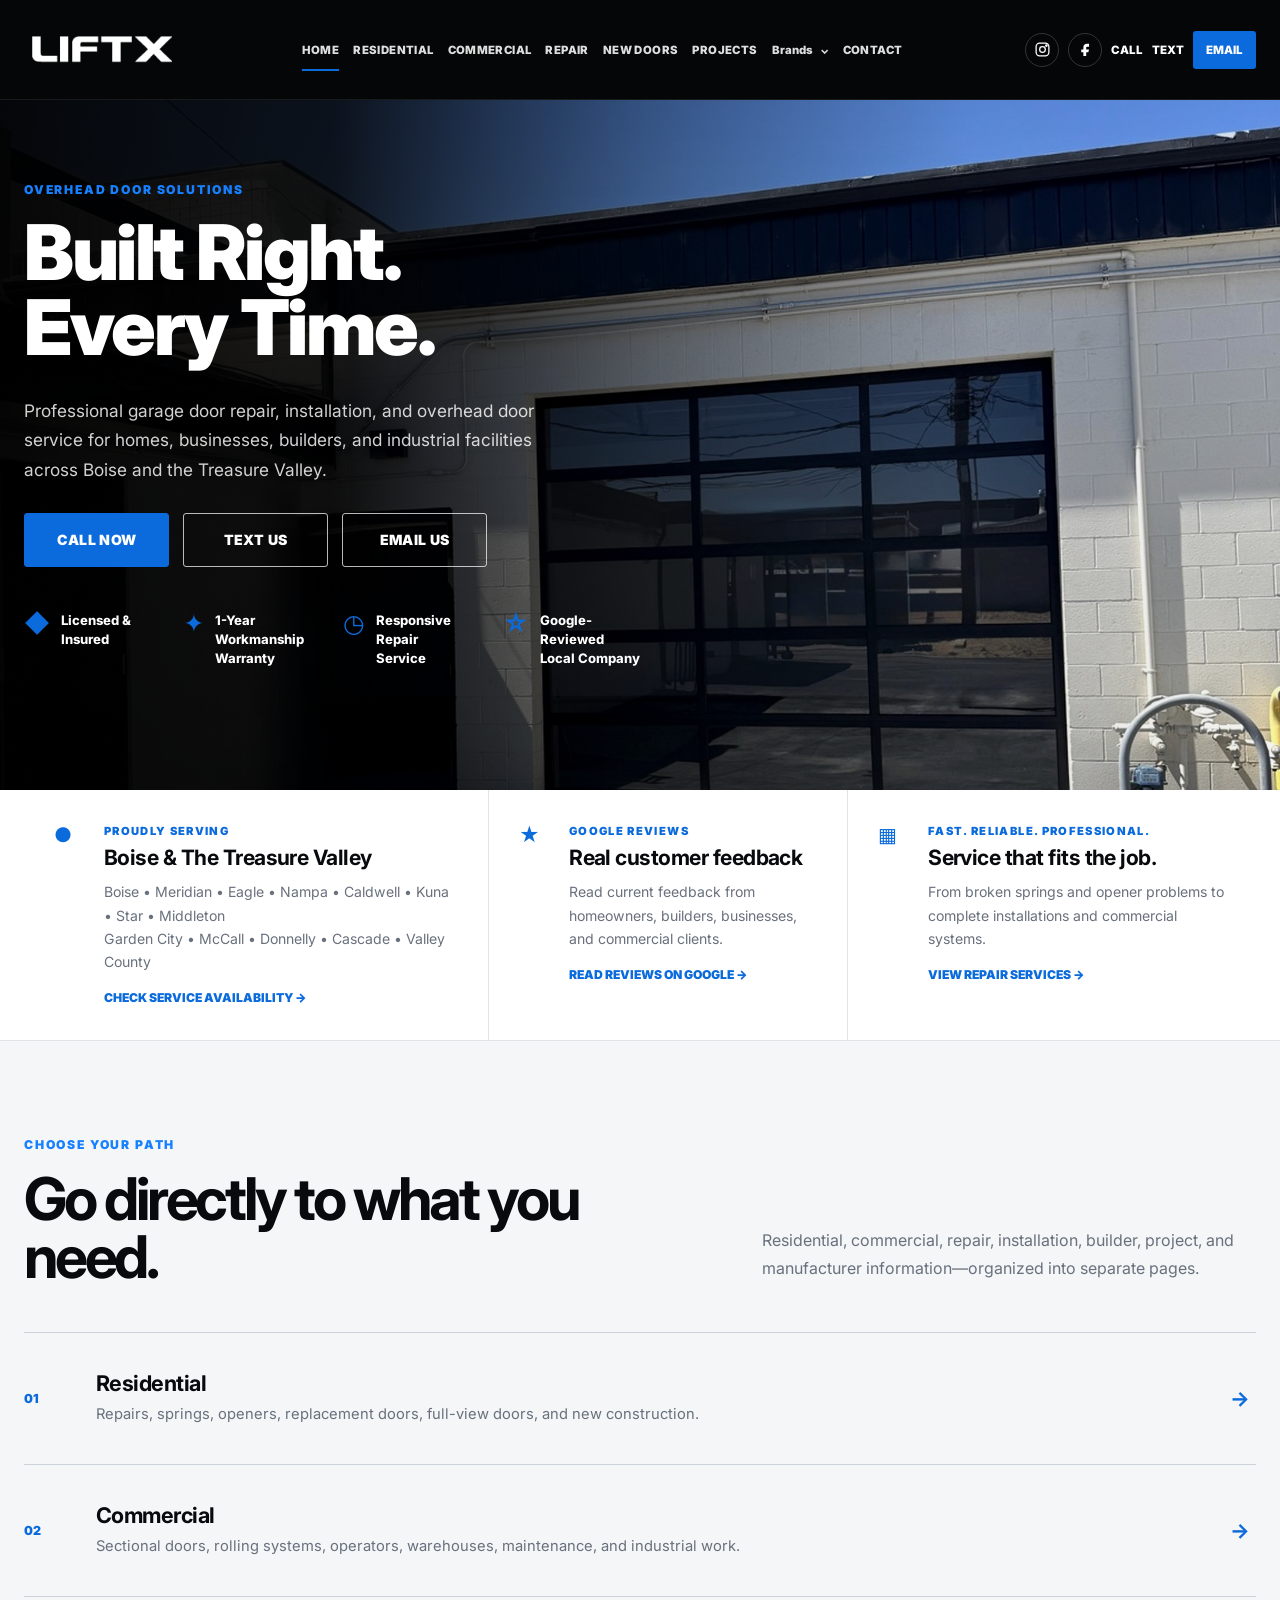
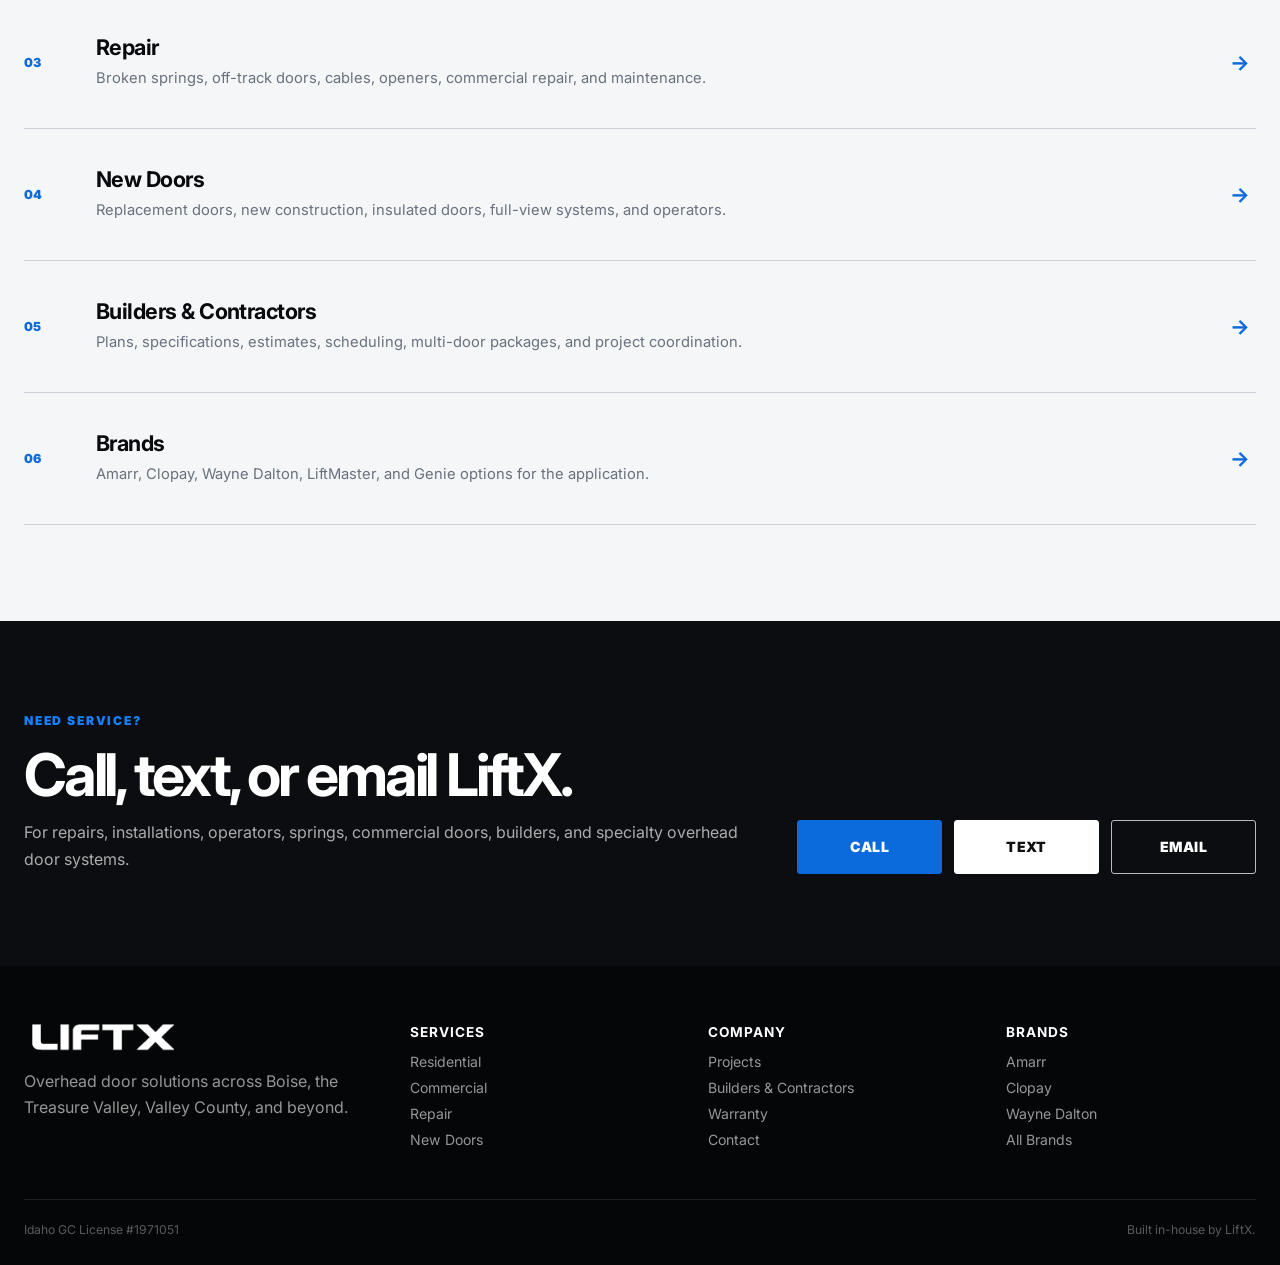
<file: index.html>
<!doctype html>
<html lang="en">
<head>
<meta charset="utf-8"><meta name="viewport" content="width=device-width,initial-scale=1">
<title>Garage Door Repair & Overhead Door Installation Boise | LiftX Door Systems</title>
<meta name="description" content="Garage door repair, commercial overhead doors, new garage door installation, operators, springs, and specialty systems across Boise, the Treasure Valley, and Valley County.">
<link rel="canonical" href="https://www.liftxdoor.com/">
<meta name="robots" content="index,follow,max-image-preview:large">
<meta property="og:title" content="LiftX Door Systems | Boise Overhead Door Solutions">
<meta property="og:description" content="Residential, commercial, industrial, and specialty overhead door service across Boise, the Treasure Valley, and Valley County.">
<meta property="og:type" content="website"><meta property="og:url" content="https://www.liftxdoor.com/"><meta property="og:image" content="https://www.liftxdoor.com/hero-fullview.jpg">
<link rel="icon" href="favicon.png"><link rel="preconnect" href="https://fonts.googleapis.com"><link rel="preconnect" href="https://fonts.gstatic.com" crossorigin>
<link href="https://fonts.googleapis.com/css2?family=Inter:wght@400;500;600;700;800;900&display=swap" rel="stylesheet"><link rel="stylesheet" href="home-v4.css">
<script type="application/ld+json">{"@context":"https://schema.org","@type":["LocalBusiness","HomeAndConstructionBusiness"],"@id":"https://www.liftxdoor.com/#business","name":"LiftX Door Systems","url":"https://www.liftxdoor.com/","telephone":"+1-208-995-4321","email":"josh@liftxdoor.com","image":"https://www.liftxdoor.com/hero-fullview.jpg","areaServed":["Boise","Meridian","Eagle","Garden City","Nampa","Caldwell","Kuna","Star","Middleton","McCall","Donnelly","Cascade","Valley County"]}</script>
</head>
<body>
<header class="site-header"><div class="nav-shell">
<a class="brand" href="/"><img src="liftx-wordmark.png" alt="LiftX Door Systems"></a>
<nav class="desktop-nav" aria-label="Primary navigation">
<a class="active" href="/">Home</a><a href="/residential">Residential</a><a href="/commercial">Commercial</a><a href="/garage-door-repair-boise">Repair</a><a href="/garage-door-installation-boise">New Doors</a><a href="/projects">Projects</a>
<div class="nav-dropdown"><button class="nav-dropbtn" type="button">Brands <span>⌄</span></button><div class="nav-dropmenu"><a href="/garage-door-brands">All Brands</a><a href="/amarr-garage-doors-boise">Amarr</a><a href="/clopay-garage-doors-boise">Clopay</a><a href="/wayne-dalton-garage-doors-boise">Wayne Dalton</a></div></div>
<a href="/contact">Contact</a></nav>
<div class="nav-actions">

<a class="social-link" href="https://www.instagram.com/liftxdoor/" target="_blank" rel="noopener" aria-label="LiftX on Instagram">
  <svg viewBox="0 0 24 24" aria-hidden="true"><rect x="3" y="3" width="18" height="18" rx="5"></rect><circle cx="12" cy="12" r="4"></circle><circle cx="17.5" cy="6.5" r="1"></circle></svg>
</a>
<a class="social-link" href="https://www.facebook.com/p/LiftX-Door-Systems-61573926893748/" target="_blank" rel="noopener" aria-label="LiftX on Facebook">
  <svg viewBox="0 0 24 24" aria-hidden="true"><path d="M14 8h3V4h-3c-3 0-5 2-5 5v3H6v4h3v5h4v-5h3l1-4h-4V9c0-.7.3-1 1-1z"></path></svg>
</a>
<a class="nav-action" href="tel:+12089954321">Call</a><a class="nav-action" href="sms:+12089954321">Text</a><a class="nav-email" href="/contact">Email</a><button class="menu-toggle" aria-label="Open navigation" aria-expanded="false"><span></span><span></span></button></div>
</div></header>
<div class="mobile-menu" aria-hidden="true"><a href="/">Home</a><a href="/residential">Residential</a><a href="/commercial">Commercial</a><a href="/garage-door-repair-boise">Repair</a><a href="/garage-door-installation-boise">New Doors</a><a href="/projects">Projects</a><a href="/garage-door-brands">Brands</a><a href="/builders-contractors">Builders & Contractors</a><a href="/warranty">Warranty</a><a href="/contact">Contact</a>
<div class="mobile-contact-row"><a href="tel:+12089954321">Call</a><a href="sms:+12089954321">Text</a></div></div>
<main>
<section class="hero"><div class="hero-overlay"></div><div class="hero-shell"><div class="hero-copy"><p class="eyebrow">Overhead Door Solutions</p><h1>Built Right.<br>Every Time.</h1><p class="hero-intro">Professional garage door repair, installation, and overhead door service for homes, businesses, builders, and industrial facilities across Boise and the Treasure Valley.</p><div class="hero-actions"><a class="btn btn-primary" href="tel:+12089954321">Call Now</a><a class="btn btn-outline" href="sms:+12089954321">Text Us</a><a class="btn btn-outline" href="/contact">Email Us</a></div><div class="trust-row"><div class="trust-item"><span class="trust-mark">◆</span><span>Licensed &<br>Insured</span></div><a class="trust-item" href="/warranty"><span class="trust-mark">✦</span><span>1-Year Workmanship<br>Warranty</span></a><div class="trust-item"><span class="trust-mark">◷</span><span>Responsive Repair<br>Service</span></div><a class="trust-item" href="https://www.google.com/maps/search/?api=1&query=LiftX%20Door%20Systems%20Boise%20ID" target="_blank" rel="noopener"><span class="trust-mark">☆</span><span>Google-Reviewed<br>Local Company</span></a></div></div></div></section>
<section class="quick-strip"><div class="quick-grid"><article class="quick-card"><div class="quick-icon">●</div><div><p class="quick-label">Proudly Serving</p><h2>Boise & The Treasure Valley</h2><p>Boise • Meridian • Eagle • Nampa • Caldwell • Kuna • Star • Middleton<br>Garden City • McCall • Donnelly • Cascade • Valley County</p><a href="/contact">Check service availability →</a></div></article><article class="quick-card"><div class="quick-icon">★</div><div><p class="quick-label">Google Reviews</p><h2>Real customer feedback</h2><p>Read current feedback from homeowners, builders, businesses, and commercial clients.</p><a href="https://www.google.com/maps/search/?api=1&query=LiftX%20Door%20Systems%20Boise%20ID" target="_blank" rel="noopener">Read reviews on Google →</a></div></article><article class="quick-card"><div class="quick-icon">▦</div><div><p class="quick-label">Fast. Reliable. Professional.</p><h2>Service that fits the job.</h2><p>From broken springs and opener problems to complete installations and commercial systems.</p><a href="/garage-door-repair-boise">View repair services →</a></div></article></div></section>
<section class="route-section"><div class="content-shell"><div class="route-heading"><div><p class="eyebrow">Choose Your Path</p><h2>Go directly to what you need.</h2></div><p>Residential, commercial, repair, installation, builder, project, and manufacturer information—organized into separate pages.</p></div><div class="route-grid">
<a class="route-link" href="/residential"><span>01</span><div><h3>Residential</h3><p>Repairs, springs, openers, replacement doors, full-view doors, and new construction.</p></div><b>→</b></a>
<a class="route-link" href="/commercial"><span>02</span><div><h3>Commercial</h3><p>Sectional doors, rolling systems, operators, warehouses, maintenance, and industrial work.</p></div><b>→</b></a>
<a class="route-link" href="/garage-door-repair-boise"><span>03</span><div><h3>Repair</h3><p>Broken springs, off-track doors, cables, openers, commercial repair, and maintenance.</p></div><b>→</b></a>
<a class="route-link" href="/garage-door-installation-boise"><span>04</span><div><h3>New Doors</h3><p>Replacement doors, new construction, insulated doors, full-view systems, and operators.</p></div><b>→</b></a>
<a class="route-link" href="/builders-contractors"><span>05</span><div><h3>Builders & Contractors</h3><p>Plans, specifications, estimates, scheduling, multi-door packages, and project coordination.</p></div><b>→</b></a>
<a class="route-link" href="/garage-door-brands"><span>06</span><div><h3>Brands</h3><p>Amarr, Clopay, Wayne Dalton, LiftMaster, and Genie options for the application.</p></div><b>→</b></a>
</div></div></section>
<section class="final-cta"><div class="content-shell final-cta-inner"><div><p class="eyebrow">Need Service?</p><h2>Call, text, or email LiftX.</h2><p>For repairs, installations, operators, springs, commercial doors, builders, and specialty overhead door systems.</p></div><div class="final-actions"><a class="btn btn-primary" href="tel:+12089954321">Call</a><a class="btn btn-light" href="sms:+12089954321">Text</a><a class="btn btn-outline" href="/contact">Email</a></div></div></section>
</main>
<footer class="site-footer"><div class="content-shell footer-grid"><div class="footer-brand"><img src="liftx-wordmark.png" alt="LiftX Door Systems"><p>Overhead door solutions across Boise, the Treasure Valley, Valley County, and beyond.</p></div><div><h3>Services</h3><a href="/residential">Residential</a><a href="/commercial">Commercial</a><a href="/garage-door-repair-boise">Repair</a><a href="/garage-door-installation-boise">New Doors</a></div><div><h3>Company</h3><a href="/projects">Projects</a><a href="/builders-contractors">Builders & Contractors</a><a href="/warranty">Warranty</a><a href="/contact">Contact</a></div><div><h3>Brands</h3><a href="/amarr-garage-doors-boise">Amarr</a><a href="/clopay-garage-doors-boise">Clopay</a><a href="/wayne-dalton-garage-doors-boise">Wayne Dalton</a><a href="/garage-door-brands">All Brands</a></div></div><div class="content-shell footer-bottom"><span>Idaho GC License #1971051</span><span>Built in-house by LiftX.</span></div></footer>
<div class="mobile-sticky"><a href="tel:+12089954321">Call</a><a href="sms:+12089954321">Text</a></div><script src="home-v4.js"></script>
</body></html>
</file>
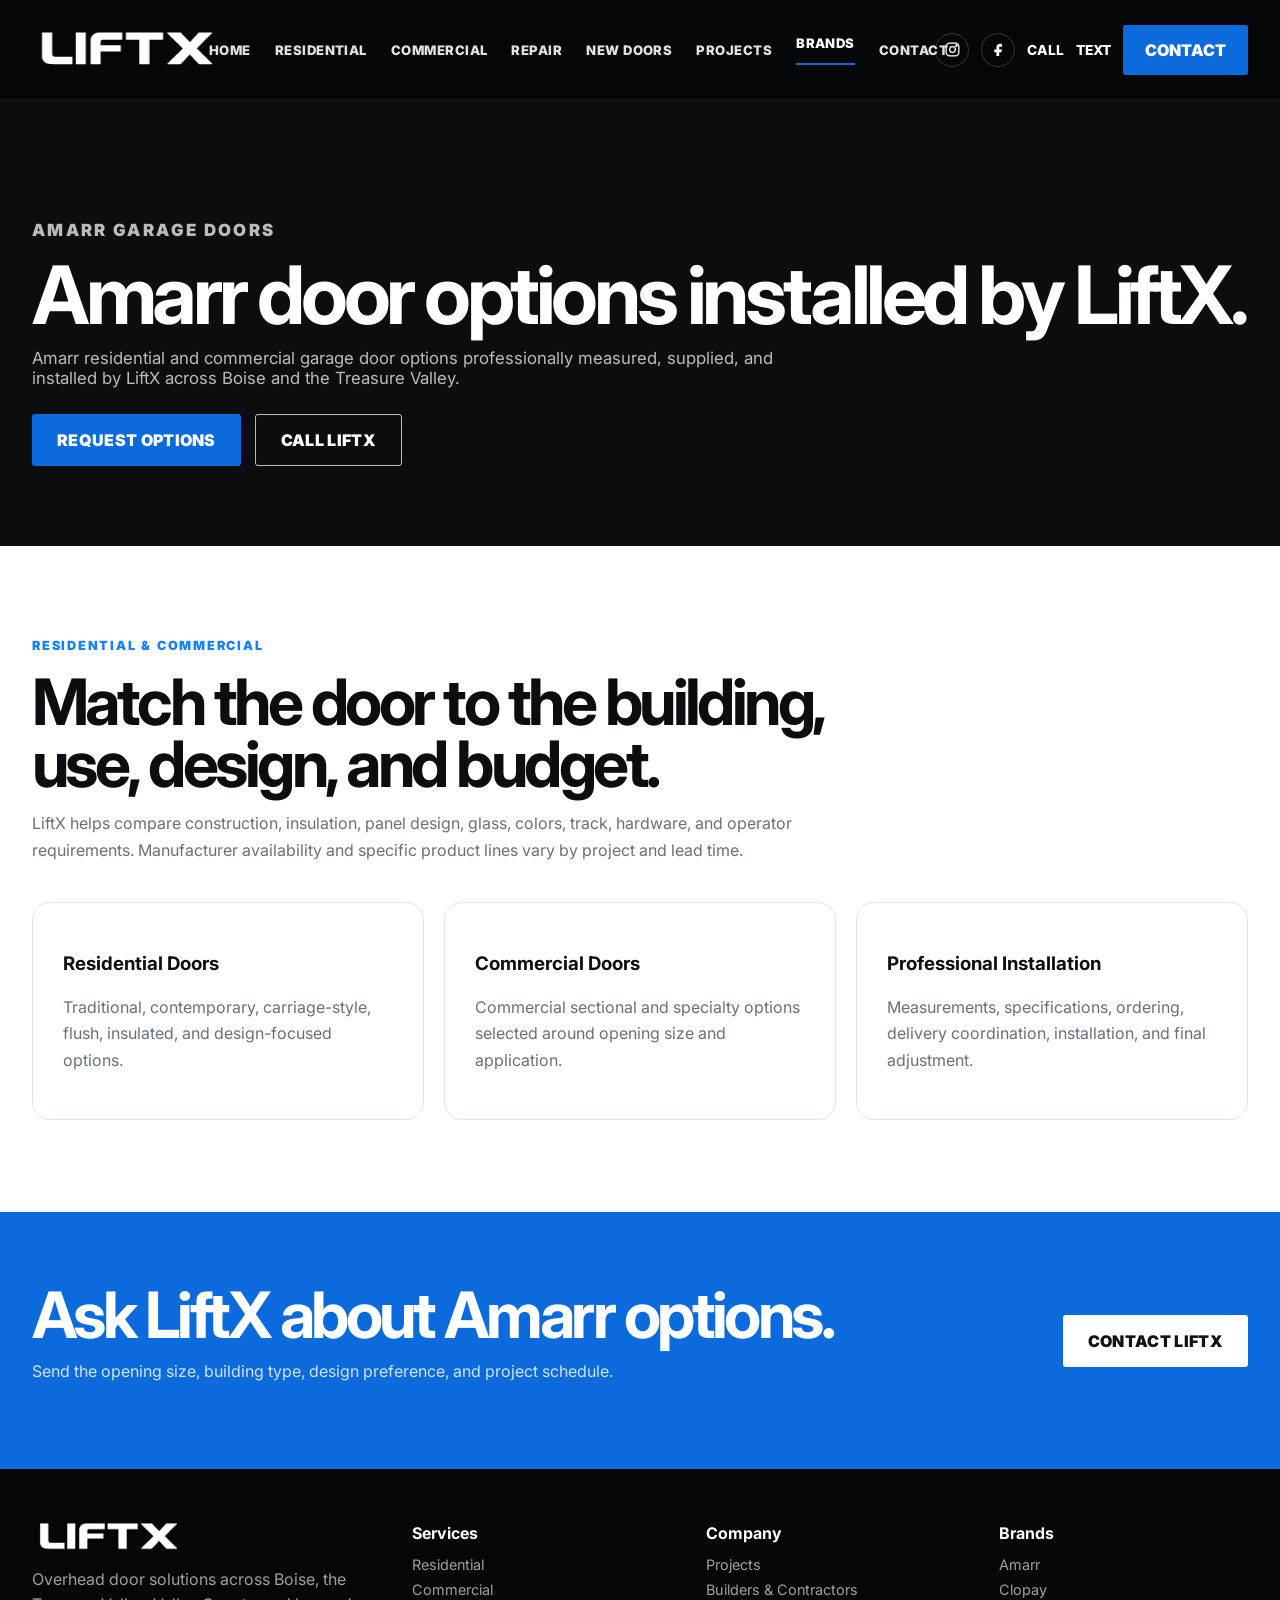
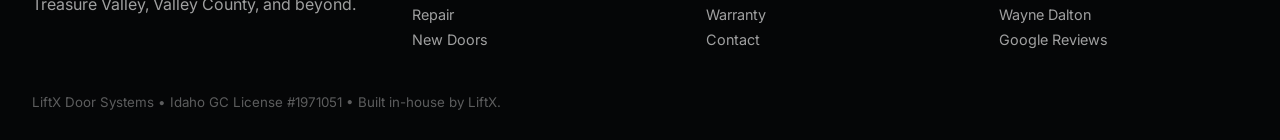
<file: amarr-garage-doors-boise.html>
<!doctype html><html lang="en"><head>
<meta charset="utf-8"><meta name="viewport" content="width=device-width,initial-scale=1">
<title>Amarr Garage Doors Boise | LiftX Door Systems</title><meta name="description" content="Amarr residential and commercial garage door options professionally measured, supplied, and installed by LiftX across Boise and the Treasure Valley.">
<link rel="canonical" href="https://www.liftxdoor.com/amarr-garage-doors-boise">
<meta name="robots" content="index,follow,max-image-preview:large">
<meta property="og:title" content="Amarr Garage Doors Boise | LiftX Door Systems"><meta property="og:description" content="Amarr residential and commercial garage door options professionally measured, supplied, and installed by LiftX across Boise and the Treasure Valley.">
<meta property="og:type" content="website"><meta property="og:url" content="https://www.liftxdoor.com/amarr-garage-doors-boise">
<meta property="og:image" content="https://www.liftxdoor.com/hero-fullview.jpg">
<link rel="icon" href="favicon.png"><link rel="preconnect" href="https://fonts.googleapis.com">
<link rel="preconnect" href="https://fonts.gstatic.com" crossorigin>
<link href="https://fonts.googleapis.com/css2?family=Inter:wght@400;500;600;700;800;900&display=swap" rel="stylesheet">
<link rel="stylesheet" href="styles.css">
</head><body>
<header class="site-header">
 <div class="header-inner">
  <a class="logo" href="/"><img src="liftx-wordmark.png" alt="LiftX Door Systems"></a>
  <nav class="desktop-nav"><a class="" href="/">Home</a><a class="" href="/residential">Residential</a><a class="" href="/commercial">Commercial</a><a class="" href="/garage-door-repair-boise">Repair</a><a class="" href="/garage-door-installation-boise">New Doors</a><a class="" href="/projects">Projects</a><a class="active" href="/garage-door-brands">Brands</a><a class="" href="/contact">Contact</a></nav>
  <div class="header-actions">

<a class="social-link" href="https://www.instagram.com/liftxdoor/" target="_blank" rel="noopener" aria-label="LiftX on Instagram">
  <svg viewBox="0 0 24 24" aria-hidden="true"><rect x="3" y="3" width="18" height="18" rx="5"></rect><circle cx="12" cy="12" r="4"></circle><circle cx="17.5" cy="6.5" r="1"></circle></svg>
</a>
<a class="social-link" href="https://www.facebook.com/p/LiftX-Door-Systems-61573926893748/" target="_blank" rel="noopener" aria-label="LiftX on Facebook">
  <svg viewBox="0 0 24 24" aria-hidden="true"><path d="M14 8h3V4h-3c-3 0-5 2-5 5v3H6v4h3v5h4v-5h3l1-4h-4V9c0-.7.3-1 1-1z"></path></svg>
</a>

   <a class="mini-link" href="tel:+12089954321">CALL</a>
   <a class="mini-link" href="sms:+12089954321">TEXT</a>
   <a class="contact-button" href="/contact">CONTACT</a>
   <button class="menu-toggle" aria-label="Open menu" aria-expanded="false"><span></span><span></span></button>
  </div>
 </div>
</header>
<div class="mobile-menu"><a href="/">Home</a><a href="/residential">Residential</a><a href="/commercial">Commercial</a><a href="/garage-door-repair-boise">Repair</a><a href="/garage-door-installation-boise">New Doors</a><a href="/projects">Projects</a><a href="/garage-door-brands">Brands</a><a href="/contact">Contact</a><a href="/builders-contractors">Builders & Contractors</a><a href="/warranty">Warranty</a>
<a class="mobile-cta" href="sms:+12089954321">Request Service</a></div>

<main><section class="page-hero"><div class="container"><p class="eyebrow">Amarr Garage Doors</p><h1>Amarr door options installed by LiftX.</h1><p>Amarr residential and commercial garage door options professionally measured, supplied, and installed by LiftX across Boise and the Treasure Valley.</p><div class="actions"><a class="btn primary" href="/contact">REQUEST OPTIONS</a><a class="btn outline" href="tel:+12089954321">CALL LIFTX</a></div></div></section>
<section class="section"><div class="container"><div class="section-head"><p class="eyebrow">Residential & Commercial</p><h2>Match the door to the building, use, design, and budget.</h2><p>LiftX helps compare construction, insulation, panel design, glass, colors, track, hardware, and operator requirements. Manufacturer availability and specific product lines vary by project and lead time.</p></div>
<div class="cards"><article class="card"><h3>Residential Doors</h3><p>Traditional, contemporary, carriage-style, flush, insulated, and design-focused options.</p></article><article class="card"><h3>Commercial Doors</h3><p>Commercial sectional and specialty options selected around opening size and application.</p></article><article class="card"><h3>Professional Installation</h3><p>Measurements, specifications, ordering, delivery coordination, installation, and final adjustment.</p></article></div></div></section>
<section class="cta-band"><div class="container cta-band-inner"><div><h2>Ask LiftX about Amarr options.</h2><p>Send the opening size, building type, design preference, and project schedule.</p></div><a class="btn light" href="/contact">CONTACT LIFTX</a></div></section></main>
<footer class="footer">
 <div class="container">
  <div class="footer-grid">
   <div><img src="liftx-wordmark.png" alt="LiftX Door Systems"><p style="color:rgba(255,255,255,.62);line-height:1.6">Overhead door solutions across Boise, the Treasure Valley, Valley County, and beyond.</p></div>
   <div><h4>Services</h4><a href="/residential">Residential</a><a href="/commercial">Commercial</a><a href="/garage-door-repair-boise">Repair</a><a href="/garage-door-installation-boise">New Doors</a></div>
   <div><h4>Company</h4><a href="/projects">Projects</a><a href="/builders-contractors">Builders & Contractors</a><a href="/warranty">Warranty</a><a href="/contact">Contact</a></div>
   <div><h4>Brands</h4><a href="/amarr-garage-doors-boise">Amarr</a><a href="/clopay-garage-doors-boise">Clopay</a><a href="/wayne-dalton-garage-doors-boise">Wayne Dalton</a><a href="https://www.google.com/maps/search/?api=1&query=LiftX%20Door%20Systems%20Boise%20ID" class="google-reviews-link" target="_blank" rel="noopener">Google Reviews</a></div>
  </div>
  <small>LiftX Door Systems • Idaho GC License #1971051 • Built in-house by LiftX.</small>
 </div>
</footer>
<div class="mobile-sticky"><a class="call" href="tel:+12089954321">CALL</a><a class="text" href="sms:+12089954321">TEXT</a></div>
<script src="script.js"></script>
</body></html>
</file>
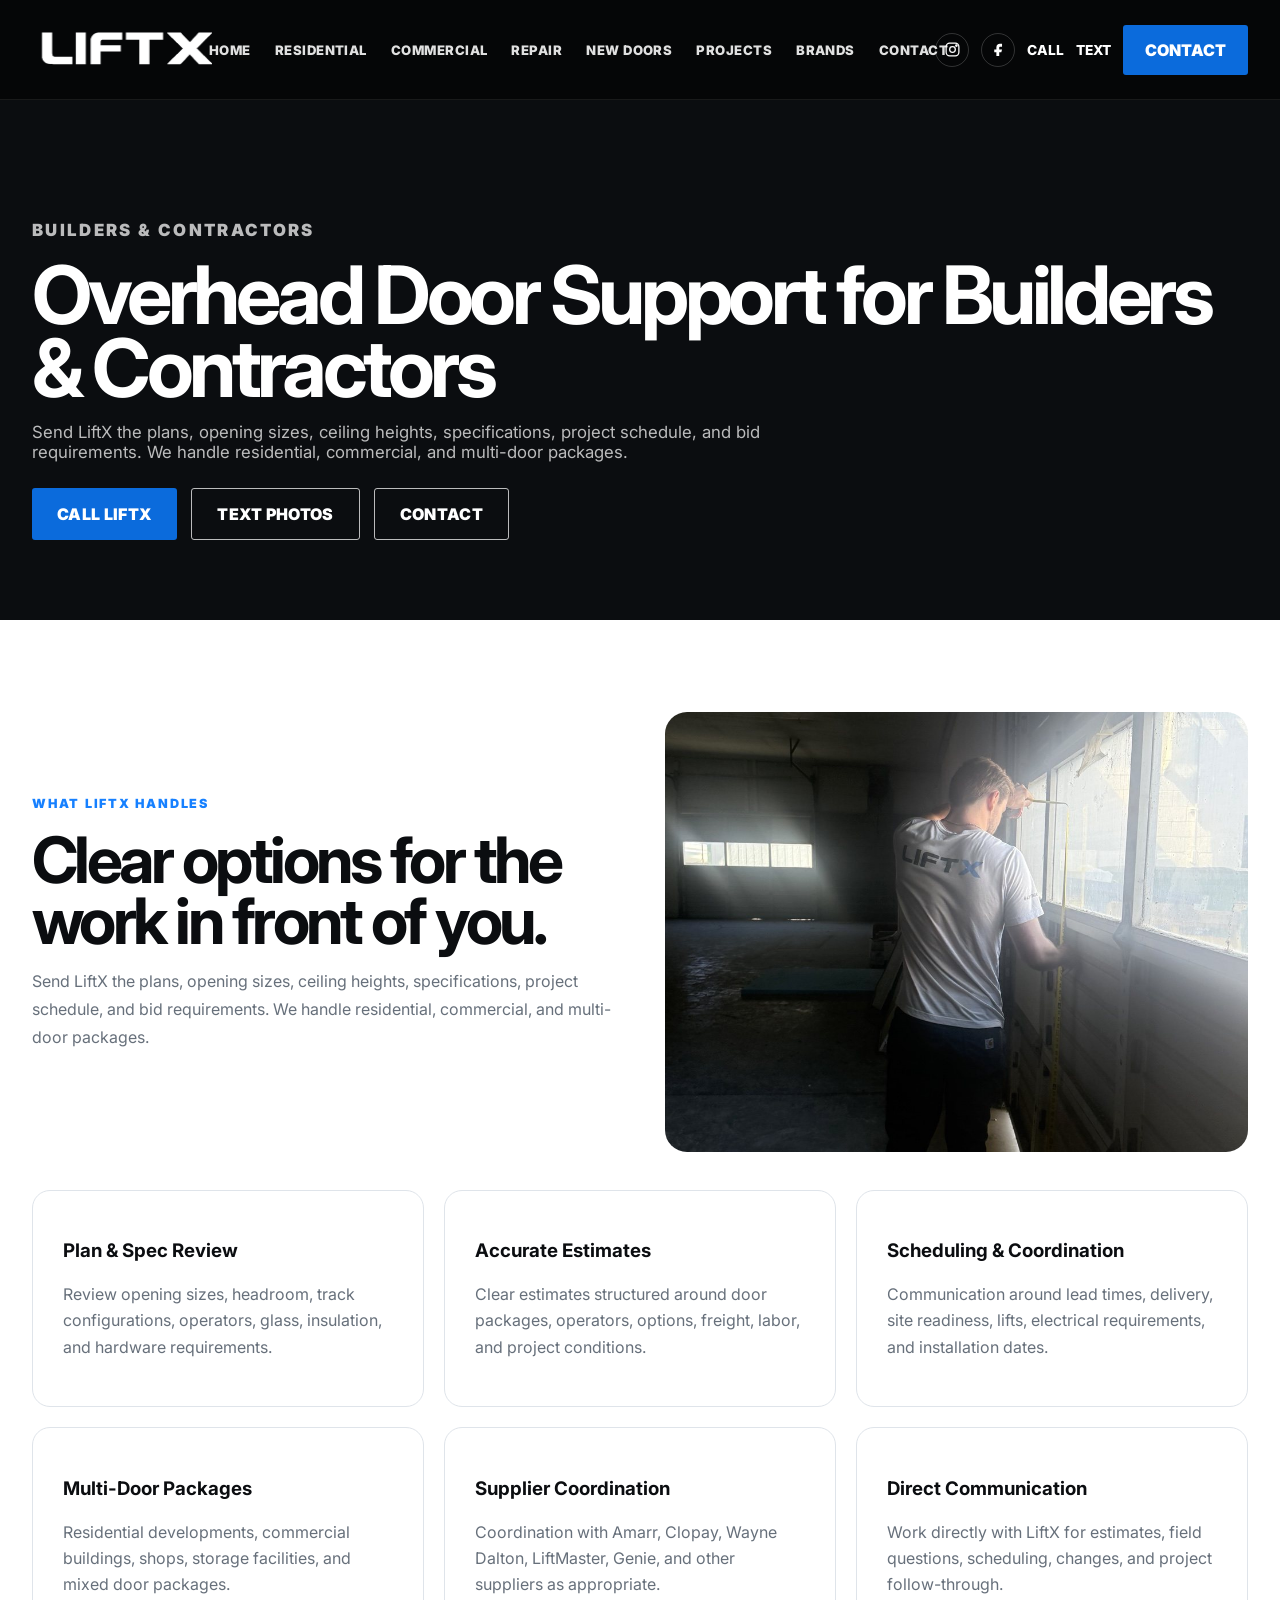
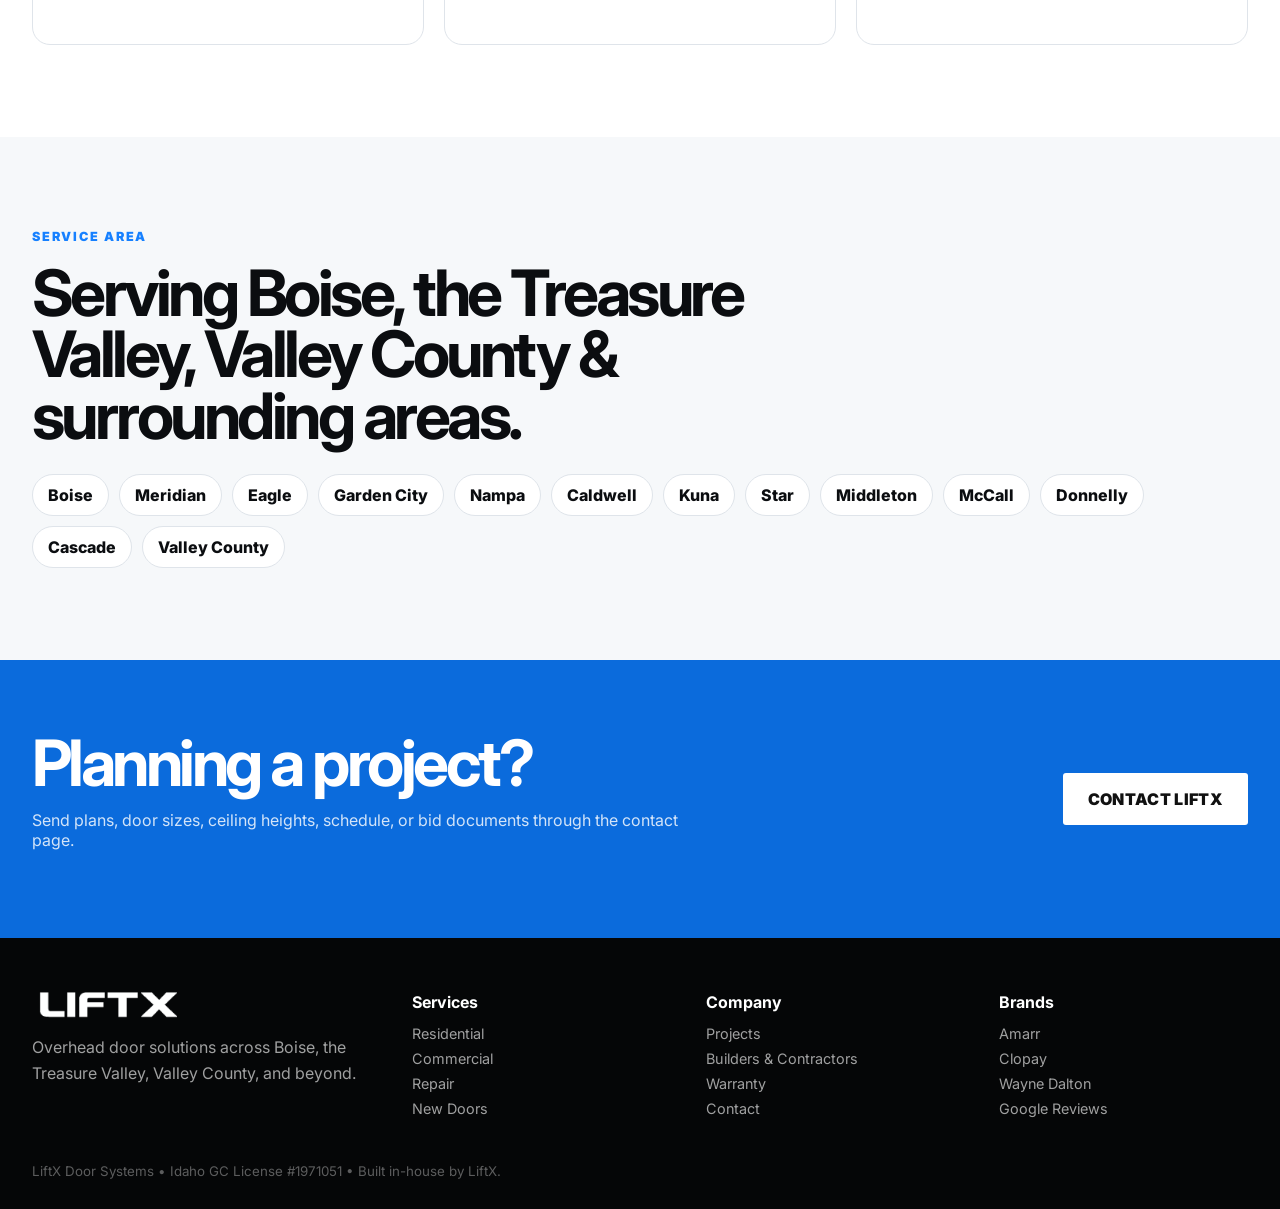
<file: builders-contractors.html>
<!doctype html><html lang="en"><head>
<meta charset="utf-8"><meta name="viewport" content="width=device-width,initial-scale=1">
<title>Builders & Contractors Garage Doors Boise | LiftX Door Systems</title><meta name="description" content="Garage door estimating, specifications, scheduling, and installation coordination for builders, contractors, property managers, and commercial projects in Idaho.">
<link rel="canonical" href="https://www.liftxdoor.com/builders-contractors">
<meta name="robots" content="index,follow,max-image-preview:large">
<meta property="og:title" content="Builders & Contractors Garage Doors Boise | LiftX Door Systems"><meta property="og:description" content="Garage door estimating, specifications, scheduling, and installation coordination for builders, contractors, property managers, and commercial projects in Idaho.">
<meta property="og:type" content="website"><meta property="og:url" content="https://www.liftxdoor.com/builders-contractors">
<meta property="og:image" content="https://www.liftxdoor.com/hero-fullview.jpg">
<link rel="icon" href="favicon.png"><link rel="preconnect" href="https://fonts.googleapis.com">
<link rel="preconnect" href="https://fonts.gstatic.com" crossorigin>
<link href="https://fonts.googleapis.com/css2?family=Inter:wght@400;500;600;700;800;900&display=swap" rel="stylesheet">
<link rel="stylesheet" href="styles.css"><script type="application/ld+json">{"@context":"https://schema.org","@type":"Service","name":"Overhead Door Support for Builders & Contractors","provider":{"@id":"https://www.liftxdoor.com/#business"},"areaServed":["Boise","Meridian","Eagle","Garden City","Nampa","Caldwell","Kuna","Star","Middleton","McCall","Donnelly","Cascade","Valley County"],"url":"https://www.liftxdoor.com/builders-contractors","description":"Garage door estimating, specifications, scheduling, and installation coordination for builders, contractors, property managers, and commercial projects in Idaho."}</script>
</head><body>
<header class="site-header">
 <div class="header-inner">
  <a class="logo" href="/"><img src="liftx-wordmark.png" alt="LiftX Door Systems"></a>
  <nav class="desktop-nav"><a class="" href="/">Home</a><a class="" href="/residential">Residential</a><a class="" href="/commercial">Commercial</a><a class="" href="/garage-door-repair-boise">Repair</a><a class="" href="/garage-door-installation-boise">New Doors</a><a class="" href="/projects">Projects</a><a class="" href="/garage-door-brands">Brands</a><a class="" href="/contact">Contact</a></nav>
  <div class="header-actions">

<a class="social-link" href="https://www.instagram.com/liftxdoor/" target="_blank" rel="noopener" aria-label="LiftX on Instagram">
  <svg viewBox="0 0 24 24" aria-hidden="true"><rect x="3" y="3" width="18" height="18" rx="5"></rect><circle cx="12" cy="12" r="4"></circle><circle cx="17.5" cy="6.5" r="1"></circle></svg>
</a>
<a class="social-link" href="https://www.facebook.com/p/LiftX-Door-Systems-61573926893748/" target="_blank" rel="noopener" aria-label="LiftX on Facebook">
  <svg viewBox="0 0 24 24" aria-hidden="true"><path d="M14 8h3V4h-3c-3 0-5 2-5 5v3H6v4h3v5h4v-5h3l1-4h-4V9c0-.7.3-1 1-1z"></path></svg>
</a>

   <a class="mini-link" href="tel:+12089954321">CALL</a>
   <a class="mini-link" href="sms:+12089954321">TEXT</a>
   <a class="contact-button" href="/contact">CONTACT</a>
   <button class="menu-toggle" aria-label="Open menu" aria-expanded="false"><span></span><span></span></button>
  </div>
 </div>
</header>
<div class="mobile-menu"><a href="/">Home</a><a href="/residential">Residential</a><a href="/commercial">Commercial</a><a href="/garage-door-repair-boise">Repair</a><a href="/garage-door-installation-boise">New Doors</a><a href="/projects">Projects</a><a href="/garage-door-brands">Brands</a><a href="/contact">Contact</a><a href="/builders-contractors">Builders & Contractors</a><a href="/warranty">Warranty</a>
<a class="mobile-cta" href="sms:+12089954321">Request Service</a></div>

<main><section class="page-hero"><div class="container"><p class="eyebrow">Builders & Contractors</p><h1>Overhead Door Support for Builders & Contractors</h1><p>Send LiftX the plans, opening sizes, ceiling heights, specifications, project schedule, and bid requirements. We handle residential, commercial, and multi-door packages.</p><div class="actions"><a class="btn primary" href="tel:+12089954321">CALL LIFTX</a><a class="btn outline" href="sms:+12089954321">TEXT PHOTOS</a><a class="btn outline" href="/contact">CONTACT</a></div></div></section>
<section class="section"><div class="container split"><div><p class="eyebrow">What LiftX Handles</p><h2>Clear options for the work in front of you.</h2><p style="color:var(--muted);line-height:1.75">Send LiftX the plans, opening sizes, ceiling heights, specifications, project schedule, and bid requirements. We handle residential, commercial, and multi-door packages.</p></div><img src="commercial.jpg" alt="Overhead Door Support for Builders & Contractors" loading="lazy"></div><div class="container"><div class="cards"><article class="card"><h3>Plan & Spec Review</h3><p>Review opening sizes, headroom, track configurations, operators, glass, insulation, and hardware requirements.</p></article><article class="card"><h3>Accurate Estimates</h3><p>Clear estimates structured around door packages, operators, options, freight, labor, and project conditions.</p></article><article class="card"><h3>Scheduling & Coordination</h3><p>Communication around lead times, delivery, site readiness, lifts, electrical requirements, and installation dates.</p></article><article class="card"><h3>Multi-Door Packages</h3><p>Residential developments, commercial buildings, shops, storage facilities, and mixed door packages.</p></article><article class="card"><h3>Supplier Coordination</h3><p>Coordination with Amarr, Clopay, Wayne Dalton, LiftMaster, Genie, and other suppliers as appropriate.</p></article><article class="card"><h3>Direct Communication</h3><p>Work directly with LiftX for estimates, field questions, scheduling, changes, and project follow-through.</p></article></div></div></section>
<section class="section surface"><div class="container"><div class="section-head"><p class="eyebrow">Service Area</p><h2>Serving Boise, the Treasure Valley, Valley County & surrounding areas.</h2></div><div class="service-area"><span class="city">Boise</span><span class="city">Meridian</span><span class="city">Eagle</span><span class="city">Garden City</span><span class="city">Nampa</span><span class="city">Caldwell</span><span class="city">Kuna</span><span class="city">Star</span><span class="city">Middleton</span><span class="city">McCall</span><span class="city">Donnelly</span><span class="city">Cascade</span><span class="city">Valley County</span></div></div></section>
<section class="cta-band"><div class="container cta-band-inner"><div><h2>Planning a project?</h2><p>Send plans, door sizes, ceiling heights, schedule, or bid documents through the contact page.</p></div><a class="btn light" href="/contact">CONTACT LIFTX</a></div></section></main>
<footer class="footer">
 <div class="container">
  <div class="footer-grid">
   <div><img src="liftx-wordmark.png" alt="LiftX Door Systems"><p style="color:rgba(255,255,255,.62);line-height:1.6">Overhead door solutions across Boise, the Treasure Valley, Valley County, and beyond.</p></div>
   <div><h4>Services</h4><a href="/residential">Residential</a><a href="/commercial">Commercial</a><a href="/garage-door-repair-boise">Repair</a><a href="/garage-door-installation-boise">New Doors</a></div>
   <div><h4>Company</h4><a href="/projects">Projects</a><a href="/builders-contractors">Builders & Contractors</a><a href="/warranty">Warranty</a><a href="/contact">Contact</a></div>
   <div><h4>Brands</h4><a href="/amarr-garage-doors-boise">Amarr</a><a href="/clopay-garage-doors-boise">Clopay</a><a href="/wayne-dalton-garage-doors-boise">Wayne Dalton</a><a href="https://www.google.com/maps/search/?api=1&query=LiftX%20Door%20Systems%20Boise%20ID" class="google-reviews-link" target="_blank" rel="noopener">Google Reviews</a></div>
  </div>
  <small>LiftX Door Systems • Idaho GC License #1971051 • Built in-house by LiftX.</small>
 </div>
</footer>
<div class="mobile-sticky"><a class="call" href="tel:+12089954321">CALL</a><a class="text" href="sms:+12089954321">TEXT</a></div>
<script src="script.js"></script>
</body></html>
</file>
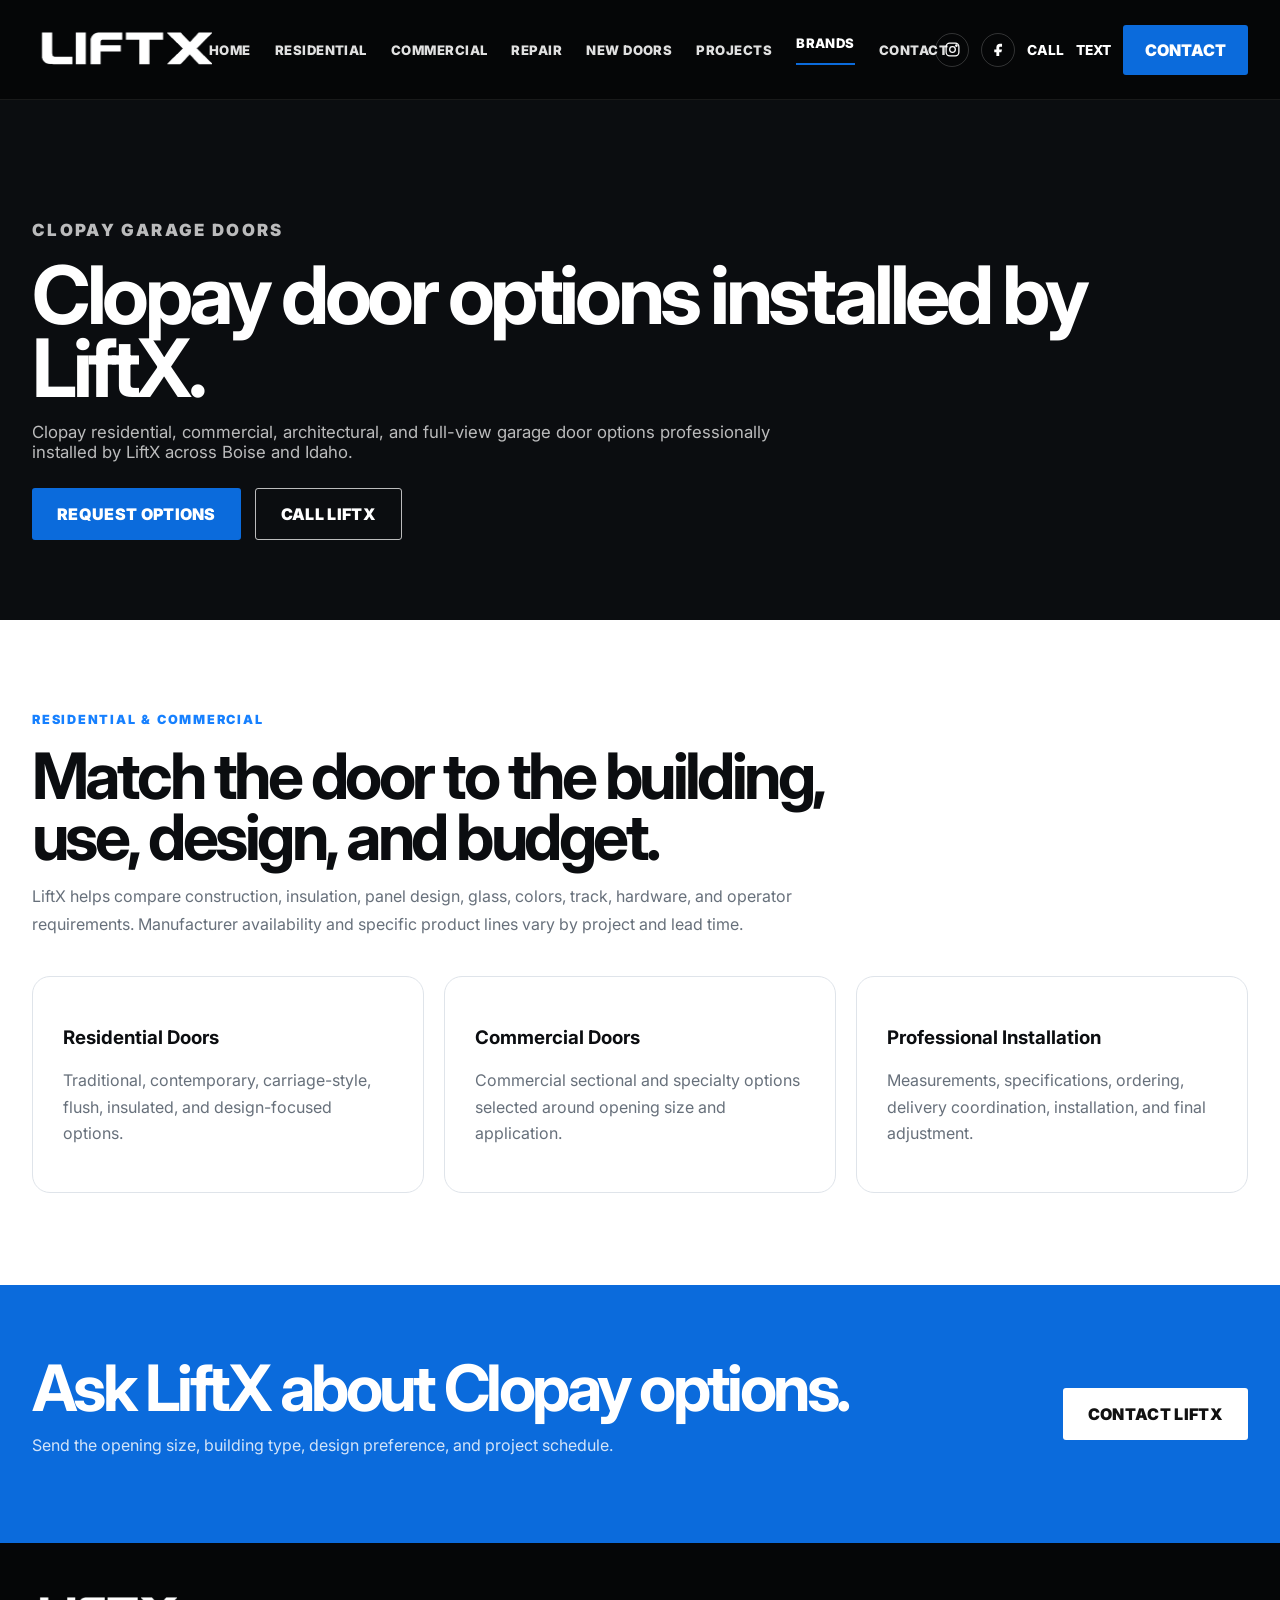
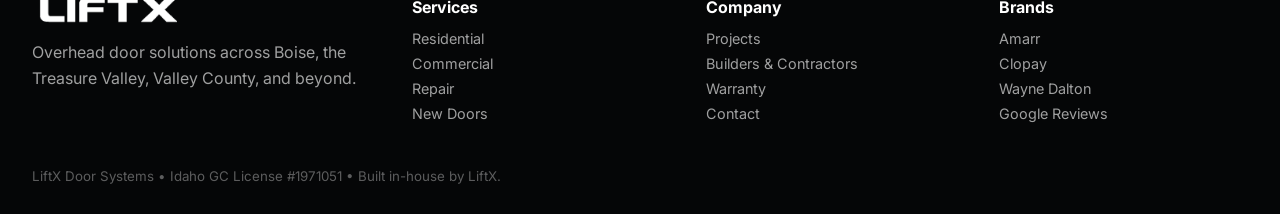
<file: clopay-garage-doors-boise.html>
<!doctype html><html lang="en"><head>
<meta charset="utf-8"><meta name="viewport" content="width=device-width,initial-scale=1">
<title>Clopay Garage Doors Boise | LiftX Door Systems</title><meta name="description" content="Clopay residential, commercial, architectural, and full-view garage door options professionally installed by LiftX across Boise and Idaho.">
<link rel="canonical" href="https://www.liftxdoor.com/clopay-garage-doors-boise">
<meta name="robots" content="index,follow,max-image-preview:large">
<meta property="og:title" content="Clopay Garage Doors Boise | LiftX Door Systems"><meta property="og:description" content="Clopay residential, commercial, architectural, and full-view garage door options professionally installed by LiftX across Boise and Idaho.">
<meta property="og:type" content="website"><meta property="og:url" content="https://www.liftxdoor.com/clopay-garage-doors-boise">
<meta property="og:image" content="https://www.liftxdoor.com/hero-fullview.jpg">
<link rel="icon" href="favicon.png"><link rel="preconnect" href="https://fonts.googleapis.com">
<link rel="preconnect" href="https://fonts.gstatic.com" crossorigin>
<link href="https://fonts.googleapis.com/css2?family=Inter:wght@400;500;600;700;800;900&display=swap" rel="stylesheet">
<link rel="stylesheet" href="styles.css">
</head><body>
<header class="site-header">
 <div class="header-inner">
  <a class="logo" href="/"><img src="liftx-wordmark.png" alt="LiftX Door Systems"></a>
  <nav class="desktop-nav"><a class="" href="/">Home</a><a class="" href="/residential">Residential</a><a class="" href="/commercial">Commercial</a><a class="" href="/garage-door-repair-boise">Repair</a><a class="" href="/garage-door-installation-boise">New Doors</a><a class="" href="/projects">Projects</a><a class="active" href="/garage-door-brands">Brands</a><a class="" href="/contact">Contact</a></nav>
  <div class="header-actions">

<a class="social-link" href="https://www.instagram.com/liftxdoor/" target="_blank" rel="noopener" aria-label="LiftX on Instagram">
  <svg viewBox="0 0 24 24" aria-hidden="true"><rect x="3" y="3" width="18" height="18" rx="5"></rect><circle cx="12" cy="12" r="4"></circle><circle cx="17.5" cy="6.5" r="1"></circle></svg>
</a>
<a class="social-link" href="https://www.facebook.com/p/LiftX-Door-Systems-61573926893748/" target="_blank" rel="noopener" aria-label="LiftX on Facebook">
  <svg viewBox="0 0 24 24" aria-hidden="true"><path d="M14 8h3V4h-3c-3 0-5 2-5 5v3H6v4h3v5h4v-5h3l1-4h-4V9c0-.7.3-1 1-1z"></path></svg>
</a>

   <a class="mini-link" href="tel:+12089954321">CALL</a>
   <a class="mini-link" href="sms:+12089954321">TEXT</a>
   <a class="contact-button" href="/contact">CONTACT</a>
   <button class="menu-toggle" aria-label="Open menu" aria-expanded="false"><span></span><span></span></button>
  </div>
 </div>
</header>
<div class="mobile-menu"><a href="/">Home</a><a href="/residential">Residential</a><a href="/commercial">Commercial</a><a href="/garage-door-repair-boise">Repair</a><a href="/garage-door-installation-boise">New Doors</a><a href="/projects">Projects</a><a href="/garage-door-brands">Brands</a><a href="/contact">Contact</a><a href="/builders-contractors">Builders & Contractors</a><a href="/warranty">Warranty</a>
<a class="mobile-cta" href="sms:+12089954321">Request Service</a></div>

<main><section class="page-hero"><div class="container"><p class="eyebrow">Clopay Garage Doors</p><h1>Clopay door options installed by LiftX.</h1><p>Clopay residential, commercial, architectural, and full-view garage door options professionally installed by LiftX across Boise and Idaho.</p><div class="actions"><a class="btn primary" href="/contact">REQUEST OPTIONS</a><a class="btn outline" href="tel:+12089954321">CALL LIFTX</a></div></div></section>
<section class="section"><div class="container"><div class="section-head"><p class="eyebrow">Residential & Commercial</p><h2>Match the door to the building, use, design, and budget.</h2><p>LiftX helps compare construction, insulation, panel design, glass, colors, track, hardware, and operator requirements. Manufacturer availability and specific product lines vary by project and lead time.</p></div>
<div class="cards"><article class="card"><h3>Residential Doors</h3><p>Traditional, contemporary, carriage-style, flush, insulated, and design-focused options.</p></article><article class="card"><h3>Commercial Doors</h3><p>Commercial sectional and specialty options selected around opening size and application.</p></article><article class="card"><h3>Professional Installation</h3><p>Measurements, specifications, ordering, delivery coordination, installation, and final adjustment.</p></article></div></div></section>
<section class="cta-band"><div class="container cta-band-inner"><div><h2>Ask LiftX about Clopay options.</h2><p>Send the opening size, building type, design preference, and project schedule.</p></div><a class="btn light" href="/contact">CONTACT LIFTX</a></div></section></main>
<footer class="footer">
 <div class="container">
  <div class="footer-grid">
   <div><img src="liftx-wordmark.png" alt="LiftX Door Systems"><p style="color:rgba(255,255,255,.62);line-height:1.6">Overhead door solutions across Boise, the Treasure Valley, Valley County, and beyond.</p></div>
   <div><h4>Services</h4><a href="/residential">Residential</a><a href="/commercial">Commercial</a><a href="/garage-door-repair-boise">Repair</a><a href="/garage-door-installation-boise">New Doors</a></div>
   <div><h4>Company</h4><a href="/projects">Projects</a><a href="/builders-contractors">Builders & Contractors</a><a href="/warranty">Warranty</a><a href="/contact">Contact</a></div>
   <div><h4>Brands</h4><a href="/amarr-garage-doors-boise">Amarr</a><a href="/clopay-garage-doors-boise">Clopay</a><a href="/wayne-dalton-garage-doors-boise">Wayne Dalton</a><a href="https://www.google.com/maps/search/?api=1&query=LiftX%20Door%20Systems%20Boise%20ID" class="google-reviews-link" target="_blank" rel="noopener">Google Reviews</a></div>
  </div>
  <small>LiftX Door Systems • Idaho GC License #1971051 • Built in-house by LiftX.</small>
 </div>
</footer>
<div class="mobile-sticky"><a class="call" href="tel:+12089954321">CALL</a><a class="text" href="sms:+12089954321">TEXT</a></div>
<script src="script.js"></script>
</body></html>
</file>
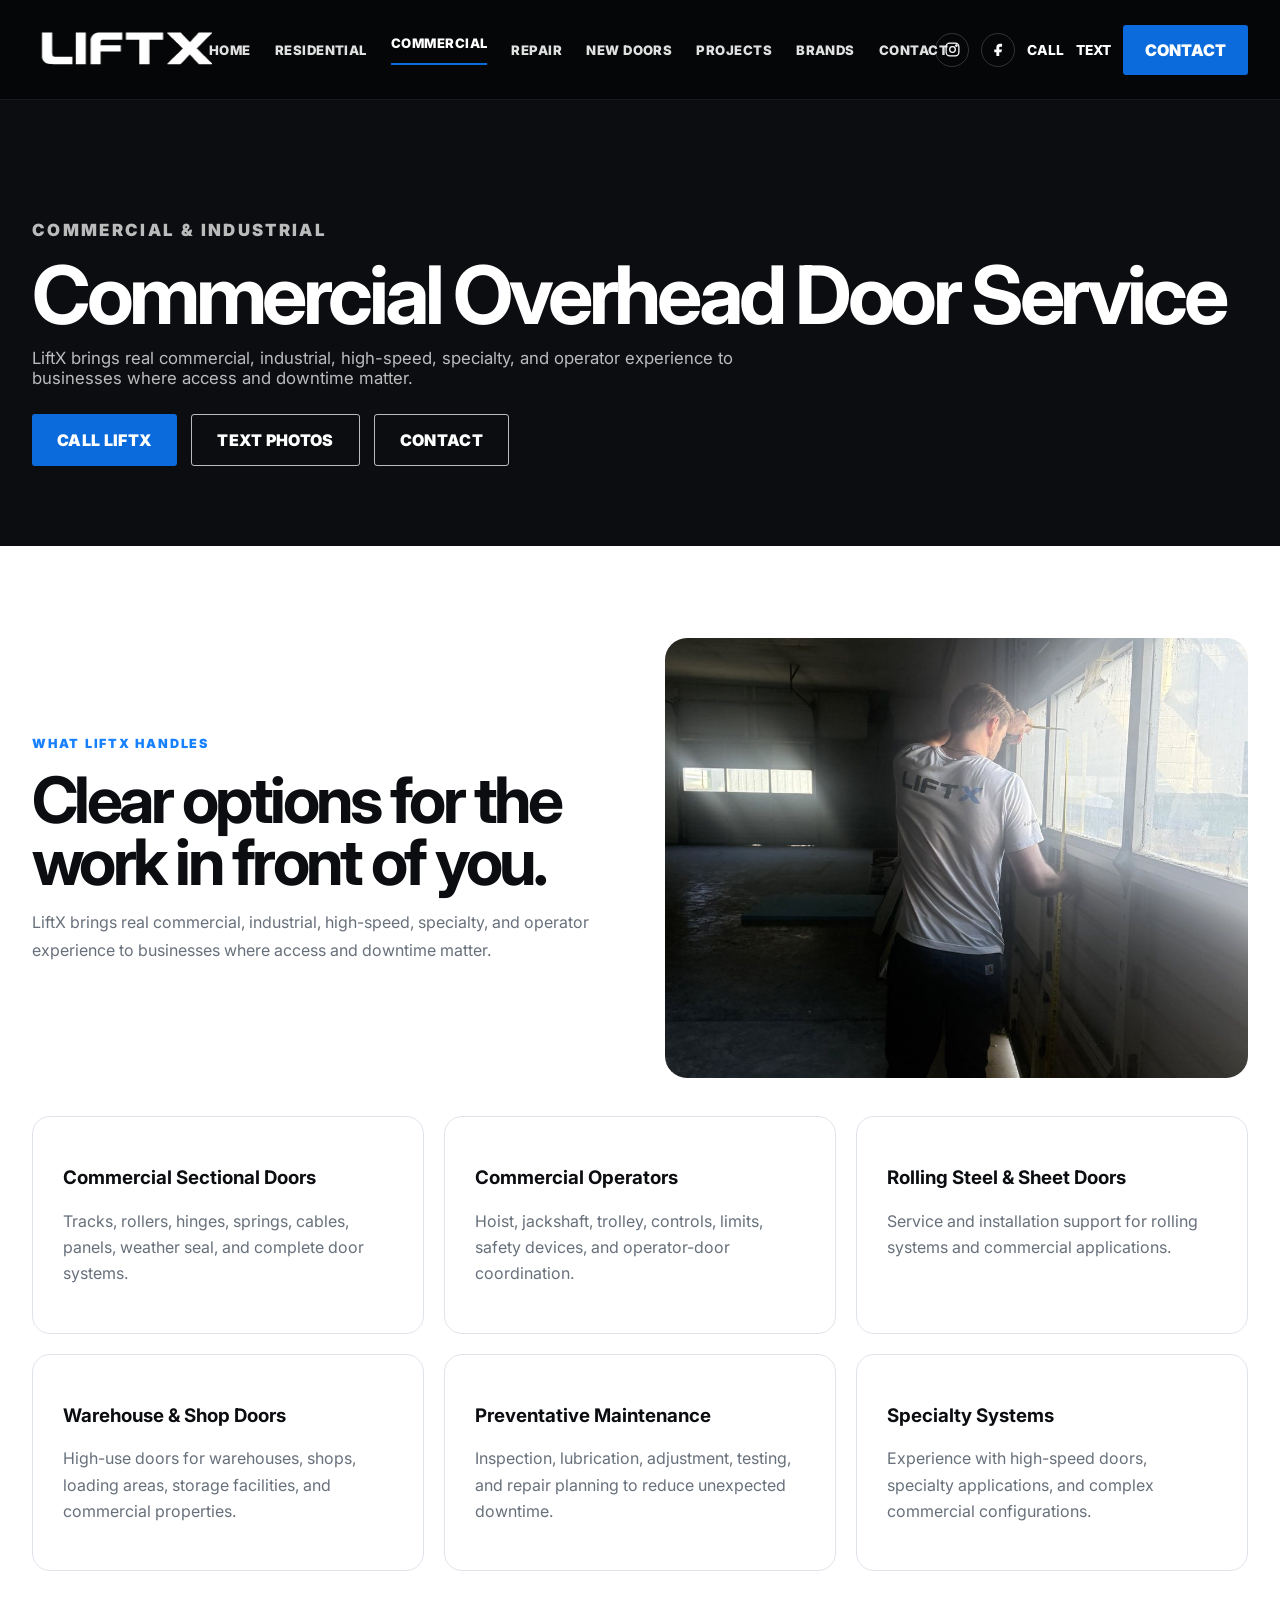
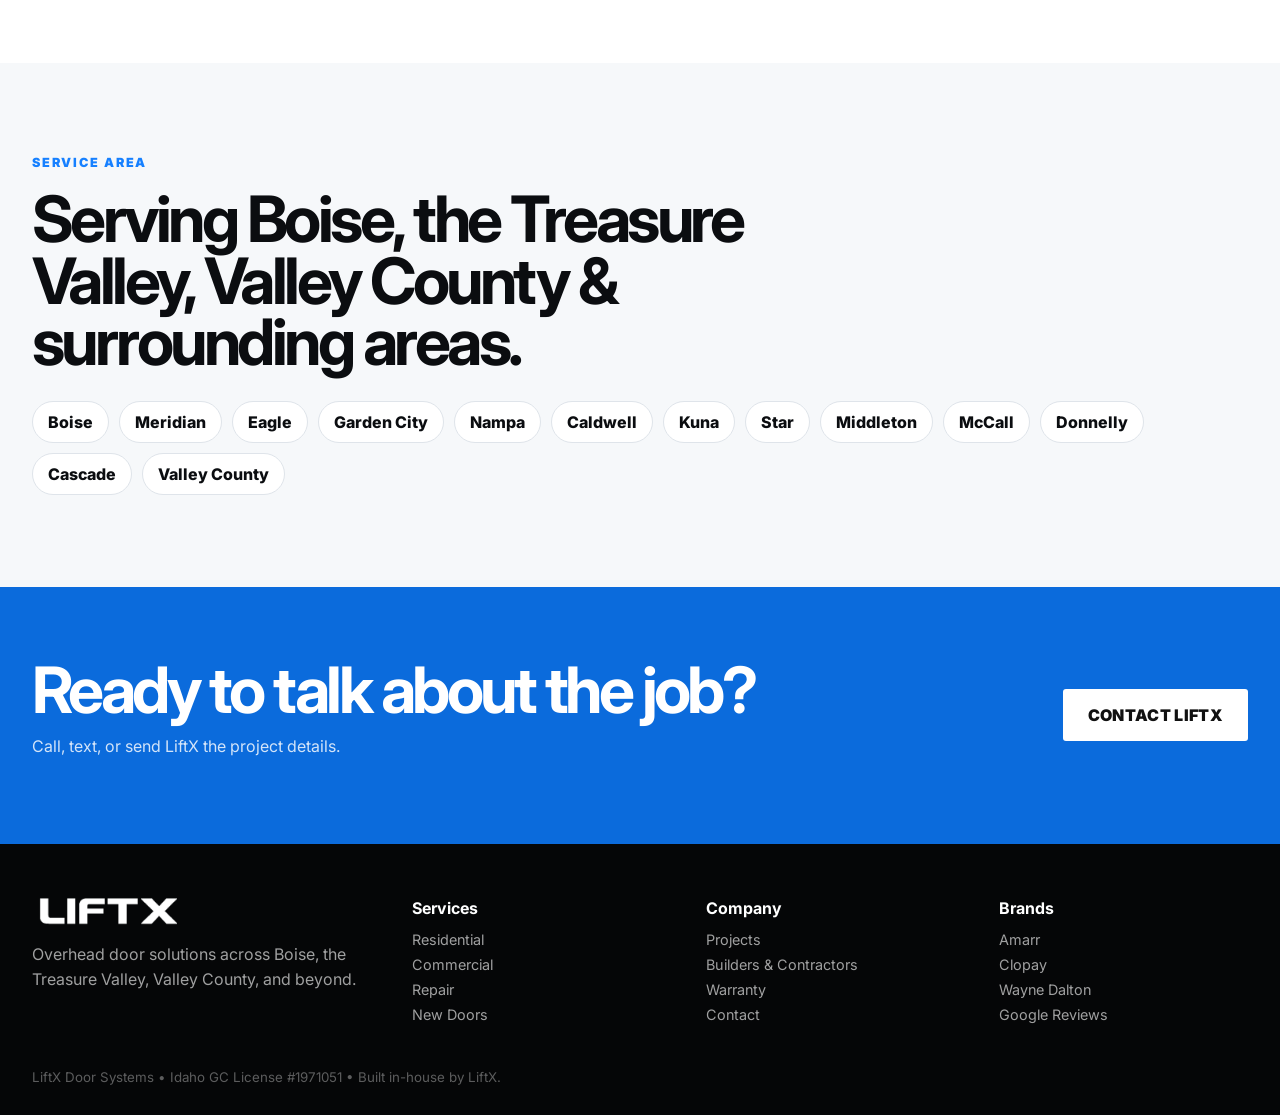
<file: commercial.html>
<!doctype html><html lang="en"><head>
<meta charset="utf-8"><meta name="viewport" content="width=device-width,initial-scale=1">
<title>Commercial Overhead Door Service Boise | LiftX Door Systems</title><meta name="description" content="Commercial overhead door repair, operators, sectional doors, rolling steel, warehouse systems, maintenance, and installation across Boise and Idaho.">
<link rel="canonical" href="https://www.liftxdoor.com/commercial">
<meta name="robots" content="index,follow,max-image-preview:large">
<meta property="og:title" content="Commercial Overhead Door Service Boise | LiftX Door Systems"><meta property="og:description" content="Commercial overhead door repair, operators, sectional doors, rolling steel, warehouse systems, maintenance, and installation across Boise and Idaho.">
<meta property="og:type" content="website"><meta property="og:url" content="https://www.liftxdoor.com/commercial">
<meta property="og:image" content="https://www.liftxdoor.com/hero-fullview.jpg">
<link rel="icon" href="favicon.png"><link rel="preconnect" href="https://fonts.googleapis.com">
<link rel="preconnect" href="https://fonts.gstatic.com" crossorigin>
<link href="https://fonts.googleapis.com/css2?family=Inter:wght@400;500;600;700;800;900&display=swap" rel="stylesheet">
<link rel="stylesheet" href="styles.css"><script type="application/ld+json">{"@context":"https://schema.org","@type":"Service","name":"Commercial Overhead Door Service","provider":{"@id":"https://www.liftxdoor.com/#business"},"areaServed":["Boise","Meridian","Eagle","Garden City","Nampa","Caldwell","Kuna","Star","Middleton","McCall","Donnelly","Cascade","Valley County"],"url":"https://www.liftxdoor.com/commercial","description":"Commercial overhead door repair, operators, sectional doors, rolling steel, warehouse systems, maintenance, and installation across Boise and Idaho."}</script>
</head><body>
<header class="site-header">
 <div class="header-inner">
  <a class="logo" href="/"><img src="liftx-wordmark.png" alt="LiftX Door Systems"></a>
  <nav class="desktop-nav"><a class="" href="/">Home</a><a class="" href="/residential">Residential</a><a class="active" href="/commercial">Commercial</a><a class="" href="/garage-door-repair-boise">Repair</a><a class="" href="/garage-door-installation-boise">New Doors</a><a class="" href="/projects">Projects</a><a class="" href="/garage-door-brands">Brands</a><a class="" href="/contact">Contact</a></nav>
  <div class="header-actions">

<a class="social-link" href="https://www.instagram.com/liftxdoor/" target="_blank" rel="noopener" aria-label="LiftX on Instagram">
  <svg viewBox="0 0 24 24" aria-hidden="true"><rect x="3" y="3" width="18" height="18" rx="5"></rect><circle cx="12" cy="12" r="4"></circle><circle cx="17.5" cy="6.5" r="1"></circle></svg>
</a>
<a class="social-link" href="https://www.facebook.com/p/LiftX-Door-Systems-61573926893748/" target="_blank" rel="noopener" aria-label="LiftX on Facebook">
  <svg viewBox="0 0 24 24" aria-hidden="true"><path d="M14 8h3V4h-3c-3 0-5 2-5 5v3H6v4h3v5h4v-5h3l1-4h-4V9c0-.7.3-1 1-1z"></path></svg>
</a>

   <a class="mini-link" href="tel:+12089954321">CALL</a>
   <a class="mini-link" href="sms:+12089954321">TEXT</a>
   <a class="contact-button" href="/contact">CONTACT</a>
   <button class="menu-toggle" aria-label="Open menu" aria-expanded="false"><span></span><span></span></button>
  </div>
 </div>
</header>
<div class="mobile-menu"><a href="/">Home</a><a href="/residential">Residential</a><a href="/commercial">Commercial</a><a href="/garage-door-repair-boise">Repair</a><a href="/garage-door-installation-boise">New Doors</a><a href="/projects">Projects</a><a href="/garage-door-brands">Brands</a><a href="/contact">Contact</a><a href="/builders-contractors">Builders & Contractors</a><a href="/warranty">Warranty</a>
<a class="mobile-cta" href="sms:+12089954321">Request Service</a></div>

<main><section class="page-hero"><div class="container"><p class="eyebrow">Commercial & Industrial</p><h1>Commercial Overhead Door Service</h1><p>LiftX brings real commercial, industrial, high-speed, specialty, and operator experience to businesses where access and downtime matter.</p><div class="actions"><a class="btn primary" href="tel:+12089954321">CALL LIFTX</a><a class="btn outline" href="sms:+12089954321">TEXT PHOTOS</a><a class="btn outline" href="/contact">CONTACT</a></div></div></section>
<section class="section"><div class="container split"><div><p class="eyebrow">What LiftX Handles</p><h2>Clear options for the work in front of you.</h2><p style="color:var(--muted);line-height:1.75">LiftX brings real commercial, industrial, high-speed, specialty, and operator experience to businesses where access and downtime matter.</p></div><img src="commercial.jpg" alt="Commercial Overhead Door Service" loading="lazy"></div><div class="container"><div class="cards"><article class="card"><h3>Commercial Sectional Doors</h3><p>Tracks, rollers, hinges, springs, cables, panels, weather seal, and complete door systems.</p></article><article class="card"><h3>Commercial Operators</h3><p>Hoist, jackshaft, trolley, controls, limits, safety devices, and operator-door coordination.</p></article><article class="card"><h3>Rolling Steel & Sheet Doors</h3><p>Service and installation support for rolling systems and commercial applications.</p></article><article class="card"><h3>Warehouse & Shop Doors</h3><p>High-use doors for warehouses, shops, loading areas, storage facilities, and commercial properties.</p></article><article class="card"><h3>Preventative Maintenance</h3><p>Inspection, lubrication, adjustment, testing, and repair planning to reduce unexpected downtime.</p></article><article class="card"><h3>Specialty Systems</h3><p>Experience with high-speed doors, specialty applications, and complex commercial configurations.</p></article></div></div></section>
<section class="section surface"><div class="container"><div class="section-head"><p class="eyebrow">Service Area</p><h2>Serving Boise, the Treasure Valley, Valley County & surrounding areas.</h2></div><div class="service-area"><span class="city">Boise</span><span class="city">Meridian</span><span class="city">Eagle</span><span class="city">Garden City</span><span class="city">Nampa</span><span class="city">Caldwell</span><span class="city">Kuna</span><span class="city">Star</span><span class="city">Middleton</span><span class="city">McCall</span><span class="city">Donnelly</span><span class="city">Cascade</span><span class="city">Valley County</span></div></div></section>
<section class="cta-band"><div class="container cta-band-inner"><div><h2>Ready to talk about the job?</h2><p>Call, text, or send LiftX the project details.</p></div><a class="btn light" href="/contact">CONTACT LIFTX</a></div></section></main>
<footer class="footer">
 <div class="container">
  <div class="footer-grid">
   <div><img src="liftx-wordmark.png" alt="LiftX Door Systems"><p style="color:rgba(255,255,255,.62);line-height:1.6">Overhead door solutions across Boise, the Treasure Valley, Valley County, and beyond.</p></div>
   <div><h4>Services</h4><a href="/residential">Residential</a><a href="/commercial">Commercial</a><a href="/garage-door-repair-boise">Repair</a><a href="/garage-door-installation-boise">New Doors</a></div>
   <div><h4>Company</h4><a href="/projects">Projects</a><a href="/builders-contractors">Builders & Contractors</a><a href="/warranty">Warranty</a><a href="/contact">Contact</a></div>
   <div><h4>Brands</h4><a href="/amarr-garage-doors-boise">Amarr</a><a href="/clopay-garage-doors-boise">Clopay</a><a href="/wayne-dalton-garage-doors-boise">Wayne Dalton</a><a href="https://www.google.com/maps/search/?api=1&query=LiftX%20Door%20Systems%20Boise%20ID" class="google-reviews-link" target="_blank" rel="noopener">Google Reviews</a></div>
  </div>
  <small>LiftX Door Systems • Idaho GC License #1971051 • Built in-house by LiftX.</small>
 </div>
</footer>
<div class="mobile-sticky"><a class="call" href="tel:+12089954321">CALL</a><a class="text" href="sms:+12089954321">TEXT</a></div>
<script src="script.js"></script>
</body></html>
</file>
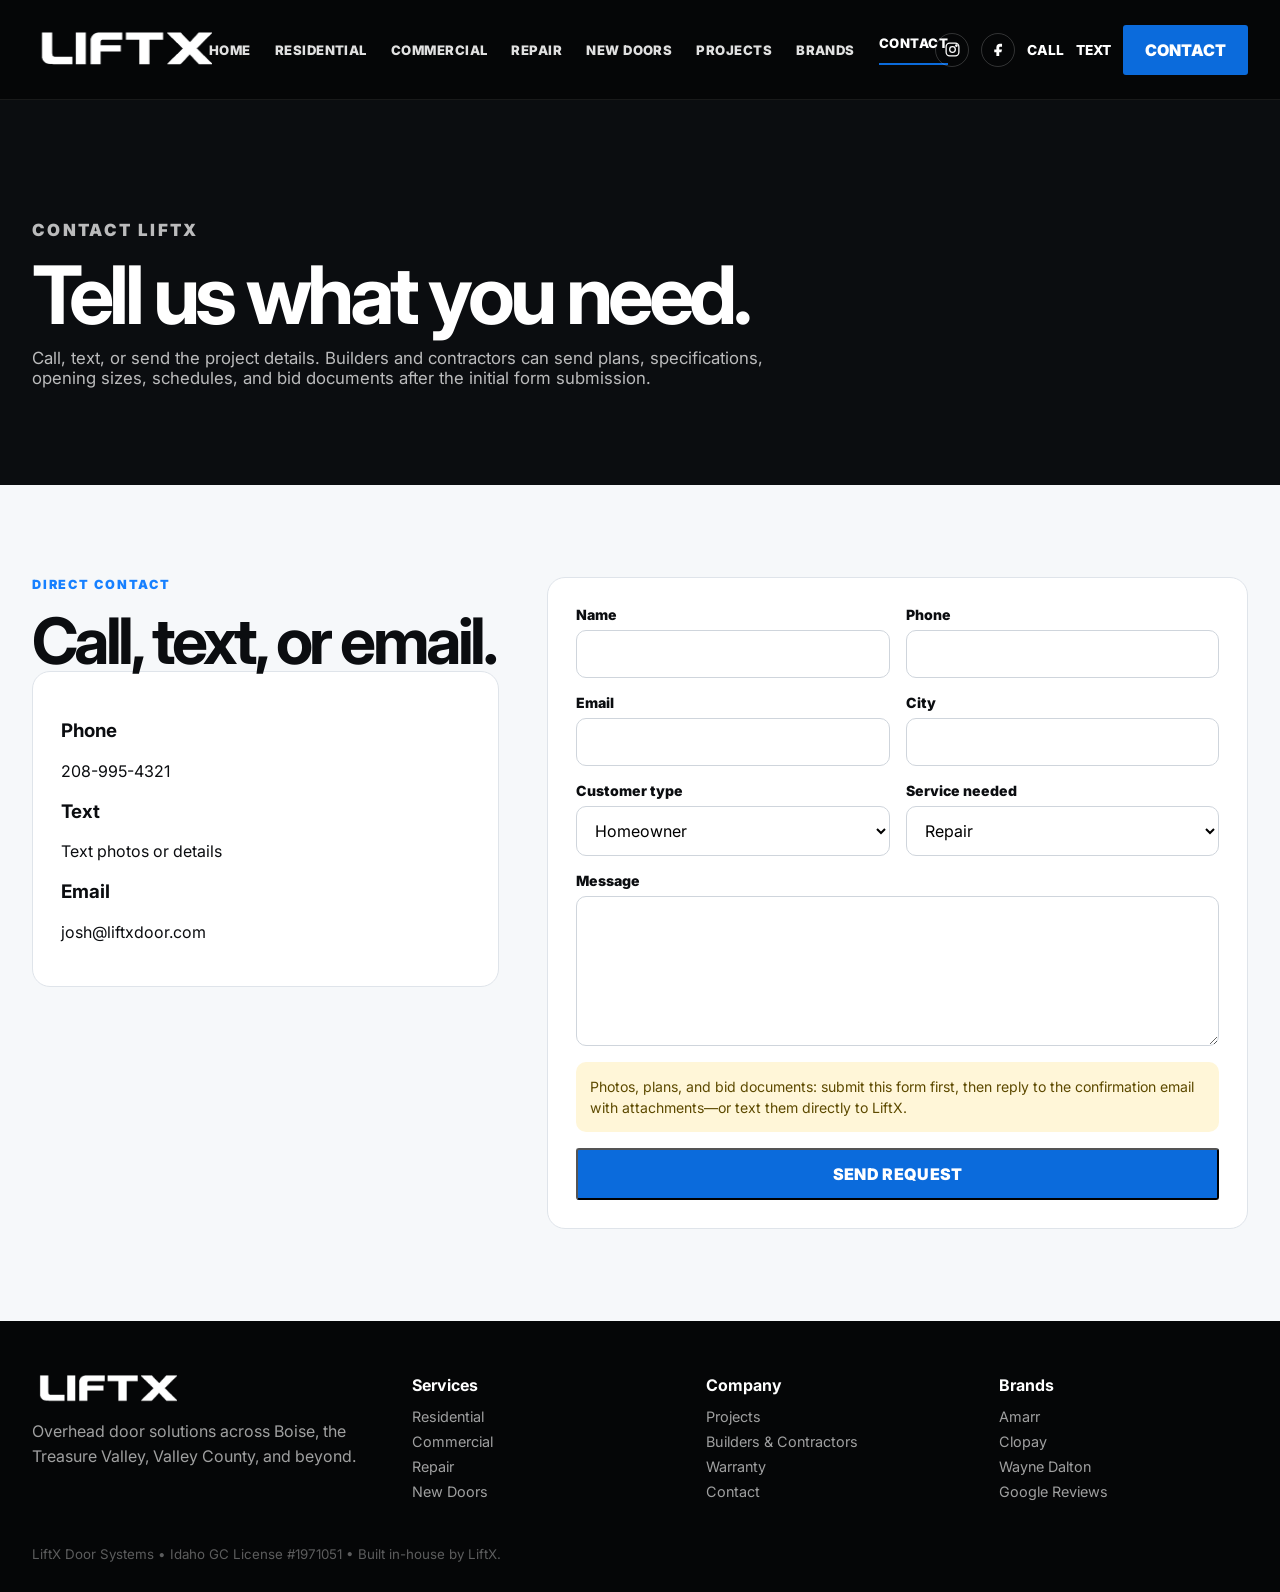
<file: contact.html>
<!doctype html><html lang="en"><head>
<meta charset="utf-8"><meta name="viewport" content="width=device-width,initial-scale=1">
<title>Contact LiftX Door Systems | Garage Door Service Boise</title><meta name="description" content="Contact LiftX Door Systems for residential, commercial, repair, builder, new door, operator, and specialty overhead door projects across Boise and Idaho.">
<link rel="canonical" href="https://www.liftxdoor.com/contact">
<meta name="robots" content="index,follow,max-image-preview:large">
<meta property="og:title" content="Contact LiftX Door Systems | Garage Door Service Boise"><meta property="og:description" content="Contact LiftX Door Systems for residential, commercial, repair, builder, new door, operator, and specialty overhead door projects across Boise and Idaho.">
<meta property="og:type" content="website"><meta property="og:url" content="https://www.liftxdoor.com/contact">
<meta property="og:image" content="https://www.liftxdoor.com/hero-fullview.jpg">
<link rel="icon" href="favicon.png"><link rel="preconnect" href="https://fonts.googleapis.com">
<link rel="preconnect" href="https://fonts.gstatic.com" crossorigin>
<link href="https://fonts.googleapis.com/css2?family=Inter:wght@400;500;600;700;800;900&display=swap" rel="stylesheet">
<link rel="stylesheet" href="styles.css">
</head><body>
<header class="site-header">
 <div class="header-inner">
  <a class="logo" href="/"><img src="liftx-wordmark.png" alt="LiftX Door Systems"></a>
  <nav class="desktop-nav"><a class="" href="/">Home</a><a class="" href="/residential">Residential</a><a class="" href="/commercial">Commercial</a><a class="" href="/garage-door-repair-boise">Repair</a><a class="" href="/garage-door-installation-boise">New Doors</a><a class="" href="/projects">Projects</a><a class="" href="/garage-door-brands">Brands</a><a class="active" href="/contact">Contact</a></nav>
  <div class="header-actions">

<a class="social-link" href="https://www.instagram.com/liftxdoor/" target="_blank" rel="noopener" aria-label="LiftX on Instagram">
  <svg viewBox="0 0 24 24" aria-hidden="true"><rect x="3" y="3" width="18" height="18" rx="5"></rect><circle cx="12" cy="12" r="4"></circle><circle cx="17.5" cy="6.5" r="1"></circle></svg>
</a>
<a class="social-link" href="https://www.facebook.com/p/LiftX-Door-Systems-61573926893748/" target="_blank" rel="noopener" aria-label="LiftX on Facebook">
  <svg viewBox="0 0 24 24" aria-hidden="true"><path d="M14 8h3V4h-3c-3 0-5 2-5 5v3H6v4h3v5h4v-5h3l1-4h-4V9c0-.7.3-1 1-1z"></path></svg>
</a>

   <a class="mini-link" href="tel:+12089954321">CALL</a>
   <a class="mini-link" href="sms:+12089954321">TEXT</a>
   <a class="contact-button" href="/contact">CONTACT</a>
   <button class="menu-toggle" aria-label="Open menu" aria-expanded="false"><span></span><span></span></button>
  </div>
 </div>
</header>
<div class="mobile-menu"><a href="/">Home</a><a href="/residential">Residential</a><a href="/commercial">Commercial</a><a href="/garage-door-repair-boise">Repair</a><a href="/garage-door-installation-boise">New Doors</a><a href="/projects">Projects</a><a href="/garage-door-brands">Brands</a><a href="/contact">Contact</a><a href="/builders-contractors">Builders & Contractors</a><a href="/warranty">Warranty</a>
<a class="mobile-cta" href="sms:+12089954321">Request Service</a></div>

<main><section class="page-hero"><div class="container"><p class="eyebrow">Contact LiftX</p><h1>Tell us what you need.</h1><p>Call, text, or send the project details. Builders and contractors can send plans, specifications, opening sizes, schedules, and bid documents after the initial form submission.</p></div></section>
<section class="section surface"><div class="container contact-grid">
<div><p class="eyebrow">Direct Contact</p><h2>Call, text, or email.</h2><div class="contact-card"><h3>Phone</h3><p><a href="tel:+12089954321">208-995-4321</a></p><h3>Text</h3><p><a href="sms:+12089954321">Text photos or details</a></p><h3>Email</h3><p><a href="mailto:josh@liftxdoor.com">josh@liftxdoor.com</a></p></div></div>
<div class="contact-card"><form action="https://api.web3forms.com/submit" method="POST">
<input type="hidden" name="access_key" value="REPLACE_WITH_WEB3FORMS_ACCESS_KEY">
<input type="hidden" name="subject" value="New LiftX Website Inquiry">
<input type="hidden" name="from_name" value="LiftX Website">
<input type="checkbox" name="botcheck" style="display:none">
<div class="form-grid">
<div class="field"><label>Name</label><input type="text" name="name" required></div>
<div class="field"><label>Phone</label><input type="tel" name="phone" required></div>
<div class="field"><label>Email</label><input type="email" name="email"></div>
<div class="field"><label>City</label><input type="text" name="city"></div>
<div class="field"><label>Customer type</label><select name="customer_type"><option>Homeowner</option><option>Business / Commercial</option><option>Builder / Contractor</option><option>Property Manager</option></select></div>
<div class="field"><label>Service needed</label><select name="service"><option>Repair</option><option>New Door / Replacement</option><option>Commercial Door</option><option>Builder / New Construction</option><option>Operator / Opener</option><option>Maintenance</option><option>Other</option></select></div>
<div class="field full"><label>Message</label><textarea name="message" required></textarea></div>
<div class="field full"><div class="notice">Photos, plans, and bid documents: submit this form first, then reply to the confirmation email with attachments—or text them directly to LiftX.</div></div>
<div class="field full"><button class="btn primary" type="submit">SEND REQUEST</button></div>
</div></form></div>
</div></section></main>
<footer class="footer">
 <div class="container">
  <div class="footer-grid">
   <div><img src="liftx-wordmark.png" alt="LiftX Door Systems"><p style="color:rgba(255,255,255,.62);line-height:1.6">Overhead door solutions across Boise, the Treasure Valley, Valley County, and beyond.</p></div>
   <div><h4>Services</h4><a href="/residential">Residential</a><a href="/commercial">Commercial</a><a href="/garage-door-repair-boise">Repair</a><a href="/garage-door-installation-boise">New Doors</a></div>
   <div><h4>Company</h4><a href="/projects">Projects</a><a href="/builders-contractors">Builders & Contractors</a><a href="/warranty">Warranty</a><a href="/contact">Contact</a></div>
   <div><h4>Brands</h4><a href="/amarr-garage-doors-boise">Amarr</a><a href="/clopay-garage-doors-boise">Clopay</a><a href="/wayne-dalton-garage-doors-boise">Wayne Dalton</a><a href="https://www.google.com/maps/search/?api=1&query=LiftX%20Door%20Systems%20Boise%20ID" class="google-reviews-link" target="_blank" rel="noopener">Google Reviews</a></div>
  </div>
  <small>LiftX Door Systems • Idaho GC License #1971051 • Built in-house by LiftX.</small>
 </div>
</footer>
<div class="mobile-sticky"><a class="call" href="tel:+12089954321">CALL</a><a class="text" href="sms:+12089954321">TEXT</a></div>
<script src="script.js"></script>
</body></html>
</file>
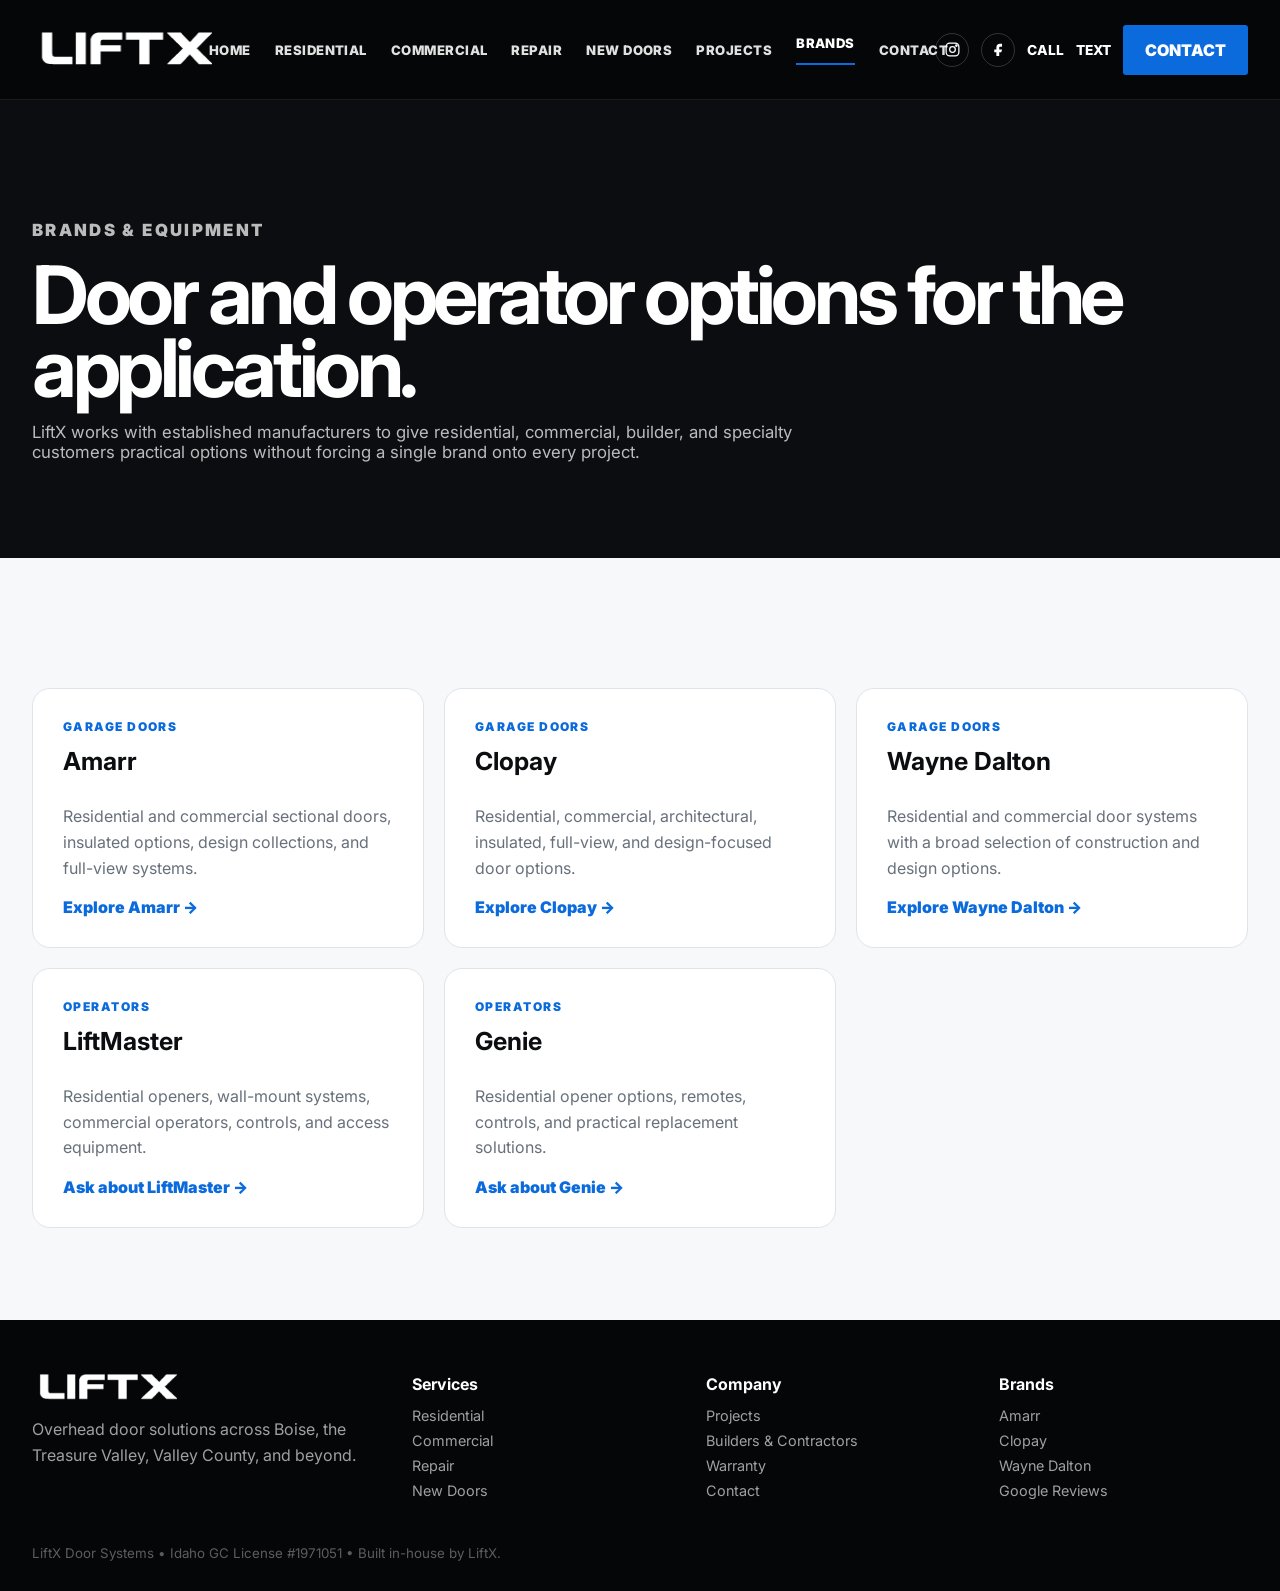
<file: garage-door-brands.html>
<!doctype html><html lang="en"><head>
<meta charset="utf-8"><meta name="viewport" content="width=device-width,initial-scale=1">
<title>Garage Door Brands Boise | LiftX Door Systems</title><meta name="description" content="LiftX installs and services garage doors and operators from Amarr, Clopay, Wayne Dalton, LiftMaster, and Genie across Boise and Idaho.">
<link rel="canonical" href="https://www.liftxdoor.com/garage-door-brands">
<meta name="robots" content="index,follow,max-image-preview:large">
<meta property="og:title" content="Garage Door Brands Boise | LiftX Door Systems"><meta property="og:description" content="LiftX installs and services garage doors and operators from Amarr, Clopay, Wayne Dalton, LiftMaster, and Genie across Boise and Idaho.">
<meta property="og:type" content="website"><meta property="og:url" content="https://www.liftxdoor.com/garage-door-brands">
<meta property="og:image" content="https://www.liftxdoor.com/hero-fullview.jpg">
<link rel="icon" href="favicon.png"><link rel="preconnect" href="https://fonts.googleapis.com">
<link rel="preconnect" href="https://fonts.gstatic.com" crossorigin>
<link href="https://fonts.googleapis.com/css2?family=Inter:wght@400;500;600;700;800;900&display=swap" rel="stylesheet">
<link rel="stylesheet" href="styles.css">
</head><body>
<header class="site-header">
 <div class="header-inner">
  <a class="logo" href="/"><img src="liftx-wordmark.png" alt="LiftX Door Systems"></a>
  <nav class="desktop-nav"><a class="" href="/">Home</a><a class="" href="/residential">Residential</a><a class="" href="/commercial">Commercial</a><a class="" href="/garage-door-repair-boise">Repair</a><a class="" href="/garage-door-installation-boise">New Doors</a><a class="" href="/projects">Projects</a><a class="active" href="/garage-door-brands">Brands</a><a class="" href="/contact">Contact</a></nav>
  <div class="header-actions">

<a class="social-link" href="https://www.instagram.com/liftxdoor/" target="_blank" rel="noopener" aria-label="LiftX on Instagram">
  <svg viewBox="0 0 24 24" aria-hidden="true"><rect x="3" y="3" width="18" height="18" rx="5"></rect><circle cx="12" cy="12" r="4"></circle><circle cx="17.5" cy="6.5" r="1"></circle></svg>
</a>
<a class="social-link" href="https://www.facebook.com/p/LiftX-Door-Systems-61573926893748/" target="_blank" rel="noopener" aria-label="LiftX on Facebook">
  <svg viewBox="0 0 24 24" aria-hidden="true"><path d="M14 8h3V4h-3c-3 0-5 2-5 5v3H6v4h3v5h4v-5h3l1-4h-4V9c0-.7.3-1 1-1z"></path></svg>
</a>

   <a class="mini-link" href="tel:+12089954321">CALL</a>
   <a class="mini-link" href="sms:+12089954321">TEXT</a>
   <a class="contact-button" href="/contact">CONTACT</a>
   <button class="menu-toggle" aria-label="Open menu" aria-expanded="false"><span></span><span></span></button>
  </div>
 </div>
</header>
<div class="mobile-menu"><a href="/">Home</a><a href="/residential">Residential</a><a href="/commercial">Commercial</a><a href="/garage-door-repair-boise">Repair</a><a href="/garage-door-installation-boise">New Doors</a><a href="/projects">Projects</a><a href="/garage-door-brands">Brands</a><a href="/contact">Contact</a><a href="/builders-contractors">Builders & Contractors</a><a href="/warranty">Warranty</a>
<a class="mobile-cta" href="sms:+12089954321">Request Service</a></div>

<main><section class="page-hero"><div class="container"><p class="eyebrow">Brands & Equipment</p><h1>Door and operator options for the application.</h1><p>LiftX works with established manufacturers to give residential, commercial, builder, and specialty customers practical options without forcing a single brand onto every project.</p></div></section>
<section class="section surface"><div class="container"><div class="route-grid">
<article class="route-card"><span>Garage Doors</span><h3>Amarr</h3><p>Residential and commercial sectional doors, insulated options, design collections, and full-view systems.</p><a href="/amarr-garage-doors-boise">Explore Amarr →</a></article>
<article class="route-card"><span>Garage Doors</span><h3>Clopay</h3><p>Residential, commercial, architectural, insulated, full-view, and design-focused door options.</p><a href="/clopay-garage-doors-boise">Explore Clopay →</a></article>
<article class="route-card"><span>Garage Doors</span><h3>Wayne Dalton</h3><p>Residential and commercial door systems with a broad selection of construction and design options.</p><a href="/wayne-dalton-garage-doors-boise">Explore Wayne Dalton →</a></article>
<article class="route-card"><span>Operators</span><h3>LiftMaster</h3><p>Residential openers, wall-mount systems, commercial operators, controls, and access equipment.</p><a href="/contact">Ask about LiftMaster →</a></article>
<article class="route-card"><span>Operators</span><h3>Genie</h3><p>Residential opener options, remotes, controls, and practical replacement solutions.</p><a href="/contact">Ask about Genie →</a></article>
</div></div></section></main>
<footer class="footer">
 <div class="container">
  <div class="footer-grid">
   <div><img src="liftx-wordmark.png" alt="LiftX Door Systems"><p style="color:rgba(255,255,255,.62);line-height:1.6">Overhead door solutions across Boise, the Treasure Valley, Valley County, and beyond.</p></div>
   <div><h4>Services</h4><a href="/residential">Residential</a><a href="/commercial">Commercial</a><a href="/garage-door-repair-boise">Repair</a><a href="/garage-door-installation-boise">New Doors</a></div>
   <div><h4>Company</h4><a href="/projects">Projects</a><a href="/builders-contractors">Builders & Contractors</a><a href="/warranty">Warranty</a><a href="/contact">Contact</a></div>
   <div><h4>Brands</h4><a href="/amarr-garage-doors-boise">Amarr</a><a href="/clopay-garage-doors-boise">Clopay</a><a href="/wayne-dalton-garage-doors-boise">Wayne Dalton</a><a href="https://www.google.com/maps/search/?api=1&query=LiftX%20Door%20Systems%20Boise%20ID" class="google-reviews-link" target="_blank" rel="noopener">Google Reviews</a></div>
  </div>
  <small>LiftX Door Systems • Idaho GC License #1971051 • Built in-house by LiftX.</small>
 </div>
</footer>
<div class="mobile-sticky"><a class="call" href="tel:+12089954321">CALL</a><a class="text" href="sms:+12089954321">TEXT</a></div>
<script src="script.js"></script>
</body></html>
</file>
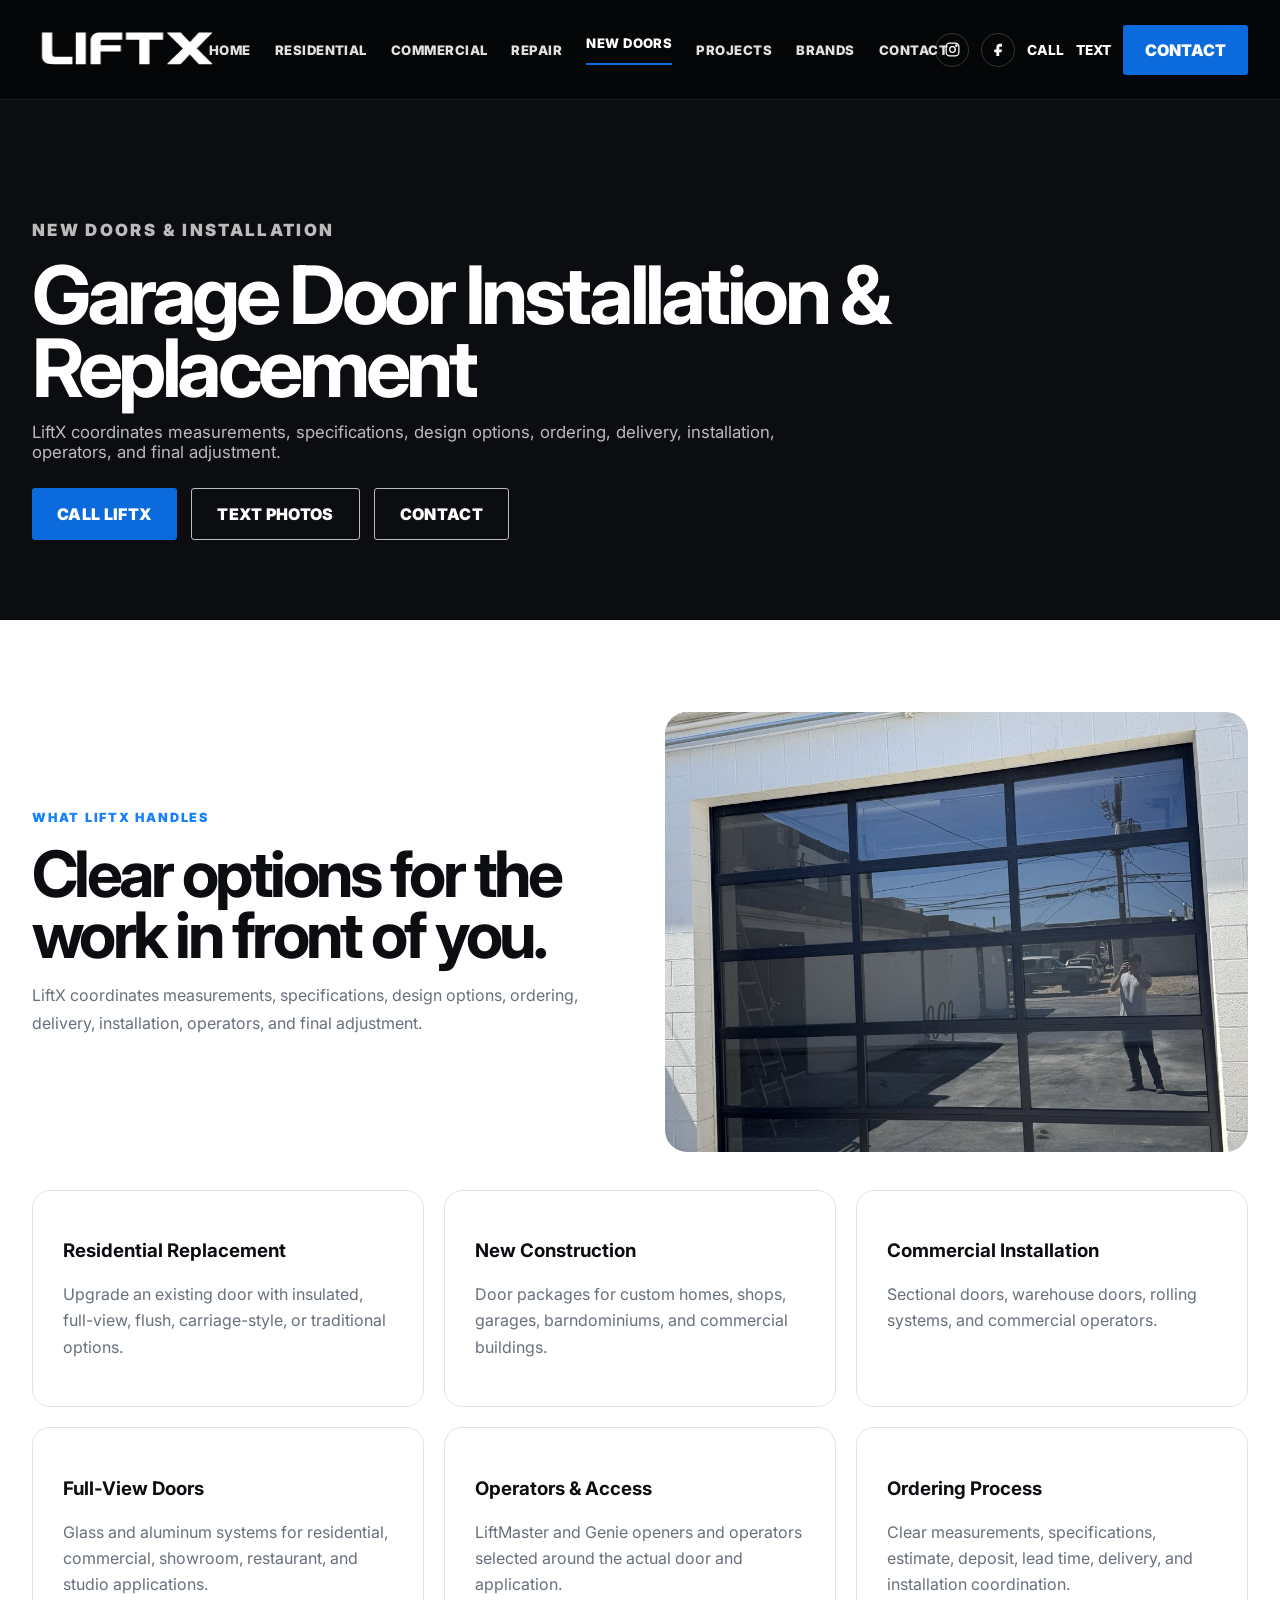
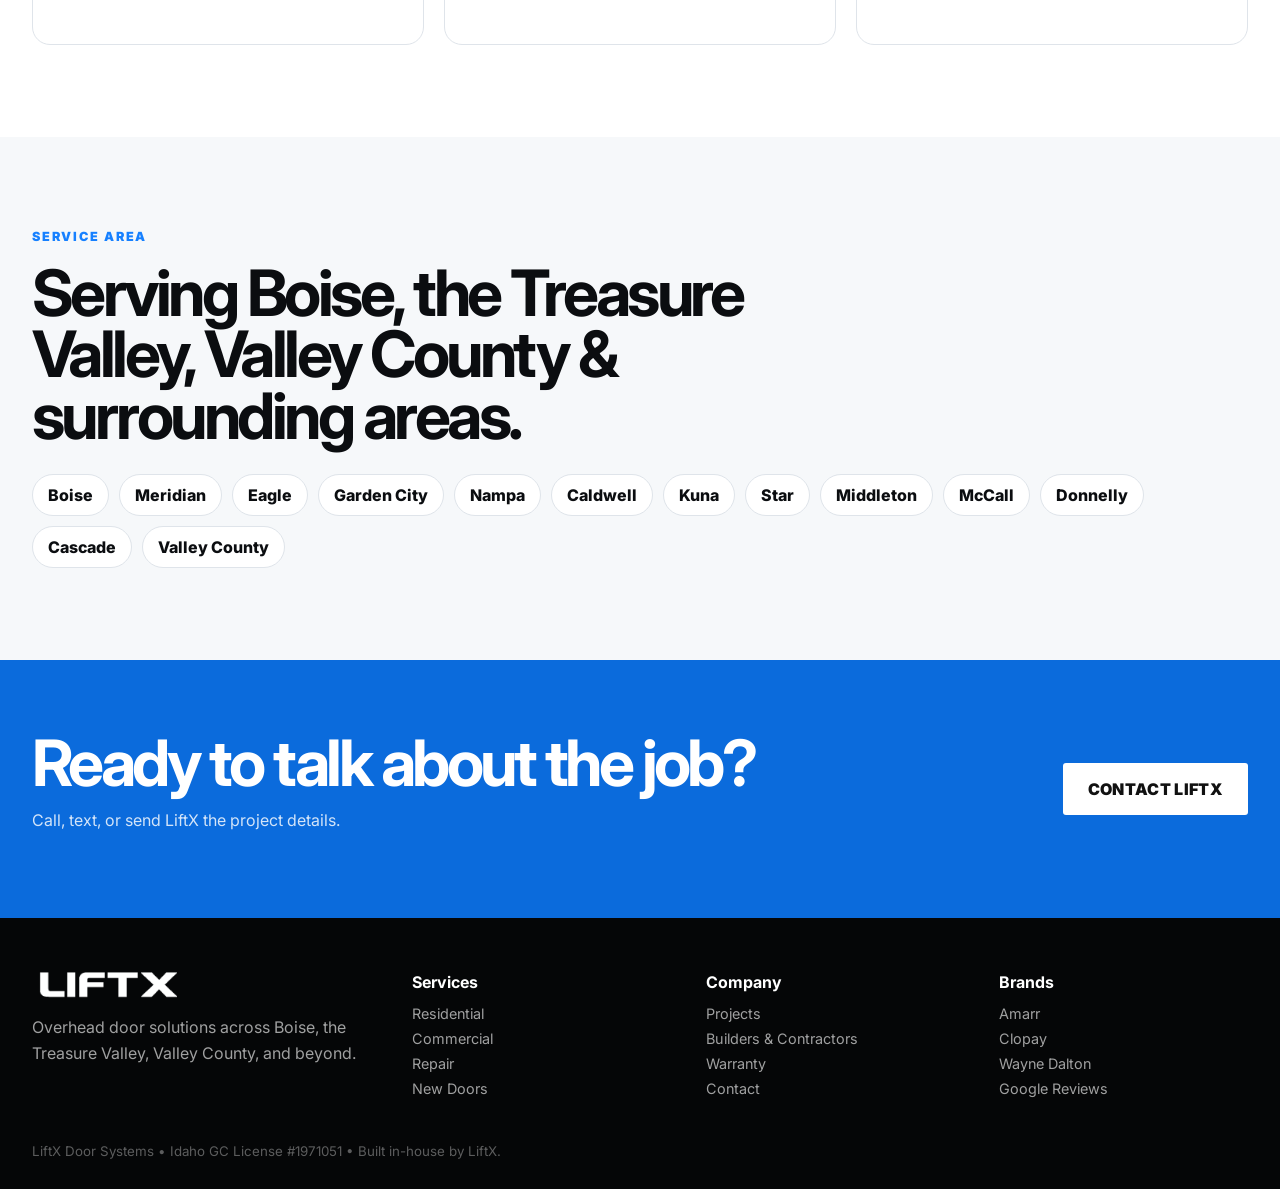
<file: garage-door-installation-boise.html>
<!doctype html><html lang="en"><head>
<meta charset="utf-8"><meta name="viewport" content="width=device-width,initial-scale=1">
<title>Garage Door Installation Boise | LiftX Door Systems</title><meta name="description" content="New garage door installation and replacement in Boise, the Treasure Valley, and Valley County for residential, commercial, full-view, insulated, and custom doors.">
<link rel="canonical" href="https://www.liftxdoor.com/garage-door-installation-boise">
<meta name="robots" content="index,follow,max-image-preview:large">
<meta property="og:title" content="Garage Door Installation Boise | LiftX Door Systems"><meta property="og:description" content="New garage door installation and replacement in Boise, the Treasure Valley, and Valley County for residential, commercial, full-view, insulated, and custom doors.">
<meta property="og:type" content="website"><meta property="og:url" content="https://www.liftxdoor.com/garage-door-installation-boise">
<meta property="og:image" content="https://www.liftxdoor.com/hero-fullview.jpg">
<link rel="icon" href="favicon.png"><link rel="preconnect" href="https://fonts.googleapis.com">
<link rel="preconnect" href="https://fonts.gstatic.com" crossorigin>
<link href="https://fonts.googleapis.com/css2?family=Inter:wght@400;500;600;700;800;900&display=swap" rel="stylesheet">
<link rel="stylesheet" href="styles.css"><script type="application/ld+json">{"@context":"https://schema.org","@type":"Service","name":"Garage Door Installation & Replacement","provider":{"@id":"https://www.liftxdoor.com/#business"},"areaServed":["Boise","Meridian","Eagle","Garden City","Nampa","Caldwell","Kuna","Star","Middleton","McCall","Donnelly","Cascade","Valley County"],"url":"https://www.liftxdoor.com/garage-door-installation-boise","description":"New garage door installation and replacement in Boise, the Treasure Valley, and Valley County for residential, commercial, full-view, insulated, and custom doors."}</script>
</head><body>
<header class="site-header">
 <div class="header-inner">
  <a class="logo" href="/"><img src="liftx-wordmark.png" alt="LiftX Door Systems"></a>
  <nav class="desktop-nav"><a class="" href="/">Home</a><a class="" href="/residential">Residential</a><a class="" href="/commercial">Commercial</a><a class="" href="/garage-door-repair-boise">Repair</a><a class="active" href="/garage-door-installation-boise">New Doors</a><a class="" href="/projects">Projects</a><a class="" href="/garage-door-brands">Brands</a><a class="" href="/contact">Contact</a></nav>
  <div class="header-actions">

<a class="social-link" href="https://www.instagram.com/liftxdoor/" target="_blank" rel="noopener" aria-label="LiftX on Instagram">
  <svg viewBox="0 0 24 24" aria-hidden="true"><rect x="3" y="3" width="18" height="18" rx="5"></rect><circle cx="12" cy="12" r="4"></circle><circle cx="17.5" cy="6.5" r="1"></circle></svg>
</a>
<a class="social-link" href="https://www.facebook.com/p/LiftX-Door-Systems-61573926893748/" target="_blank" rel="noopener" aria-label="LiftX on Facebook">
  <svg viewBox="0 0 24 24" aria-hidden="true"><path d="M14 8h3V4h-3c-3 0-5 2-5 5v3H6v4h3v5h4v-5h3l1-4h-4V9c0-.7.3-1 1-1z"></path></svg>
</a>

   <a class="mini-link" href="tel:+12089954321">CALL</a>
   <a class="mini-link" href="sms:+12089954321">TEXT</a>
   <a class="contact-button" href="/contact">CONTACT</a>
   <button class="menu-toggle" aria-label="Open menu" aria-expanded="false"><span></span><span></span></button>
  </div>
 </div>
</header>
<div class="mobile-menu"><a href="/">Home</a><a href="/residential">Residential</a><a href="/commercial">Commercial</a><a href="/garage-door-repair-boise">Repair</a><a href="/garage-door-installation-boise">New Doors</a><a href="/projects">Projects</a><a href="/garage-door-brands">Brands</a><a href="/contact">Contact</a><a href="/builders-contractors">Builders & Contractors</a><a href="/warranty">Warranty</a>
<a class="mobile-cta" href="sms:+12089954321">Request Service</a></div>

<main><section class="page-hero"><div class="container"><p class="eyebrow">New Doors & Installation</p><h1>Garage Door Installation & Replacement</h1><p>LiftX coordinates measurements, specifications, design options, ordering, delivery, installation, operators, and final adjustment.</p><div class="actions"><a class="btn primary" href="tel:+12089954321">CALL LIFTX</a><a class="btn outline" href="sms:+12089954321">TEXT PHOTOS</a><a class="btn outline" href="/contact">CONTACT</a></div></div></section>
<section class="section"><div class="container split"><div><p class="eyebrow">What LiftX Handles</p><h2>Clear options for the work in front of you.</h2><p style="color:var(--muted);line-height:1.75">LiftX coordinates measurements, specifications, design options, ordering, delivery, installation, operators, and final adjustment.</p></div><img src="fullview-project.jpg" alt="Garage Door Installation & Replacement" loading="lazy"></div><div class="container"><div class="cards"><article class="card"><h3>Residential Replacement</h3><p>Upgrade an existing door with insulated, full-view, flush, carriage-style, or traditional options.</p></article><article class="card"><h3>New Construction</h3><p>Door packages for custom homes, shops, garages, barndominiums, and commercial buildings.</p></article><article class="card"><h3>Commercial Installation</h3><p>Sectional doors, warehouse doors, rolling systems, and commercial operators.</p></article><article class="card"><h3>Full-View Doors</h3><p>Glass and aluminum systems for residential, commercial, showroom, restaurant, and studio applications.</p></article><article class="card"><h3>Operators & Access</h3><p>LiftMaster and Genie openers and operators selected around the actual door and application.</p></article><article class="card"><h3>Ordering Process</h3><p>Clear measurements, specifications, estimate, deposit, lead time, delivery, and installation coordination.</p></article></div></div></section>
<section class="section surface"><div class="container"><div class="section-head"><p class="eyebrow">Service Area</p><h2>Serving Boise, the Treasure Valley, Valley County & surrounding areas.</h2></div><div class="service-area"><span class="city">Boise</span><span class="city">Meridian</span><span class="city">Eagle</span><span class="city">Garden City</span><span class="city">Nampa</span><span class="city">Caldwell</span><span class="city">Kuna</span><span class="city">Star</span><span class="city">Middleton</span><span class="city">McCall</span><span class="city">Donnelly</span><span class="city">Cascade</span><span class="city">Valley County</span></div></div></section>
<section class="cta-band"><div class="container cta-band-inner"><div><h2>Ready to talk about the job?</h2><p>Call, text, or send LiftX the project details.</p></div><a class="btn light" href="/contact">CONTACT LIFTX</a></div></section></main>
<footer class="footer">
 <div class="container">
  <div class="footer-grid">
   <div><img src="liftx-wordmark.png" alt="LiftX Door Systems"><p style="color:rgba(255,255,255,.62);line-height:1.6">Overhead door solutions across Boise, the Treasure Valley, Valley County, and beyond.</p></div>
   <div><h4>Services</h4><a href="/residential">Residential</a><a href="/commercial">Commercial</a><a href="/garage-door-repair-boise">Repair</a><a href="/garage-door-installation-boise">New Doors</a></div>
   <div><h4>Company</h4><a href="/projects">Projects</a><a href="/builders-contractors">Builders & Contractors</a><a href="/warranty">Warranty</a><a href="/contact">Contact</a></div>
   <div><h4>Brands</h4><a href="/amarr-garage-doors-boise">Amarr</a><a href="/clopay-garage-doors-boise">Clopay</a><a href="/wayne-dalton-garage-doors-boise">Wayne Dalton</a><a href="https://www.google.com/maps/search/?api=1&query=LiftX%20Door%20Systems%20Boise%20ID" class="google-reviews-link" target="_blank" rel="noopener">Google Reviews</a></div>
  </div>
  <small>LiftX Door Systems • Idaho GC License #1971051 • Built in-house by LiftX.</small>
 </div>
</footer>
<div class="mobile-sticky"><a class="call" href="tel:+12089954321">CALL</a><a class="text" href="sms:+12089954321">TEXT</a></div>
<script src="script.js"></script>
</body></html>
</file>
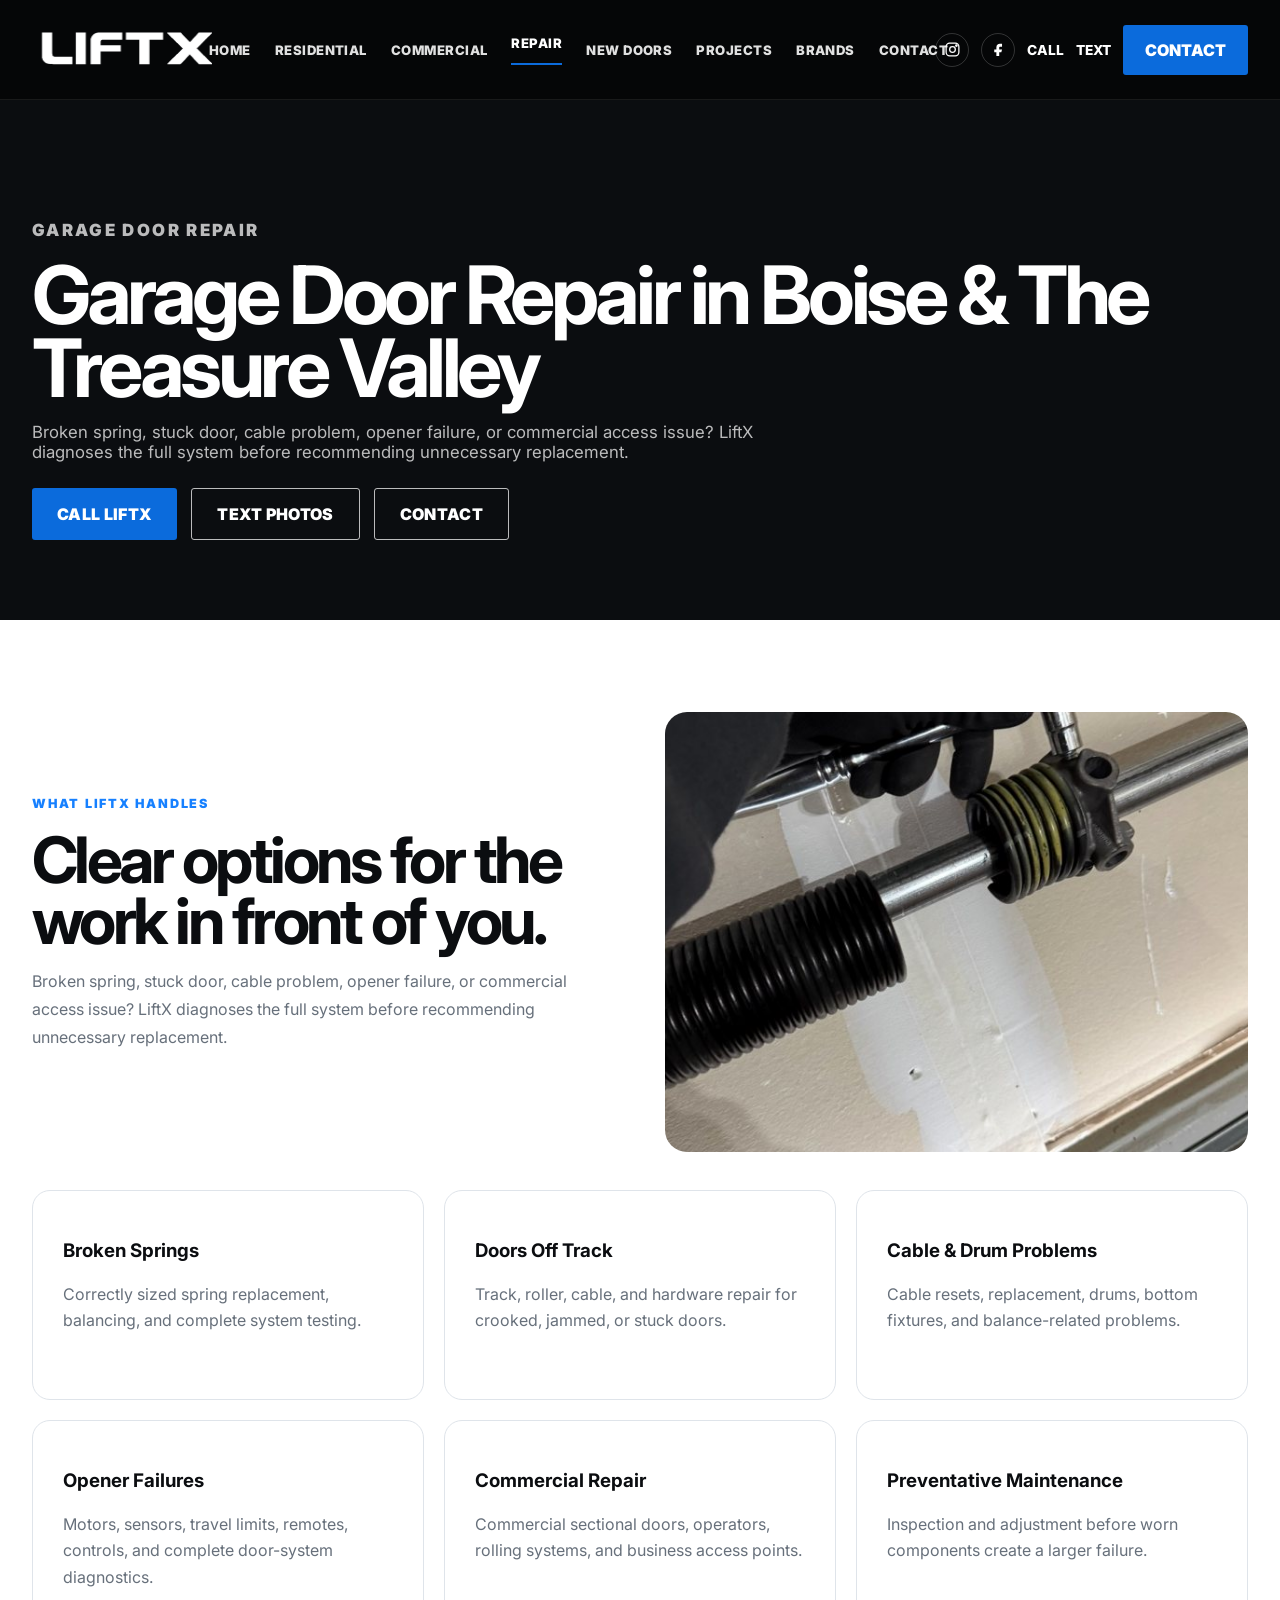
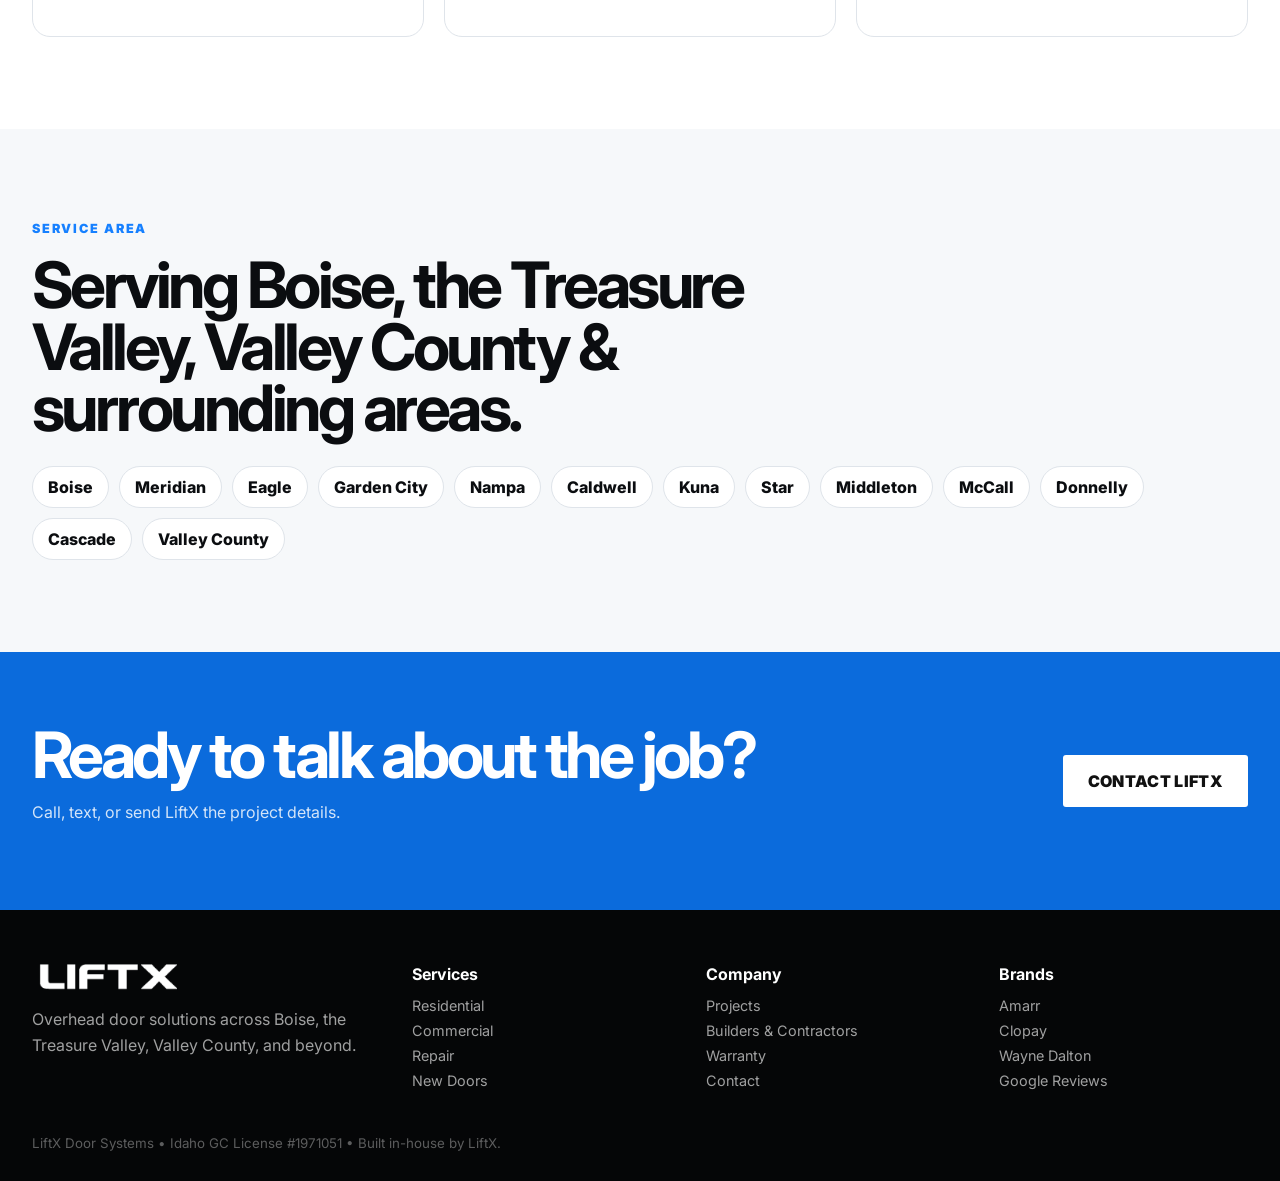
<file: garage-door-repair-boise.html>
<!doctype html><html lang="en"><head>
<meta charset="utf-8"><meta name="viewport" content="width=device-width,initial-scale=1">
<title>Garage Door Repair Boise | LiftX Door Systems</title><meta name="description" content="Garage door repair in Boise and the Treasure Valley for broken springs, off-track doors, cables, openers, commercial doors, and emergency service.">
<link rel="canonical" href="https://www.liftxdoor.com/garage-door-repair-boise">
<meta name="robots" content="index,follow,max-image-preview:large">
<meta property="og:title" content="Garage Door Repair Boise | LiftX Door Systems"><meta property="og:description" content="Garage door repair in Boise and the Treasure Valley for broken springs, off-track doors, cables, openers, commercial doors, and emergency service.">
<meta property="og:type" content="website"><meta property="og:url" content="https://www.liftxdoor.com/garage-door-repair-boise">
<meta property="og:image" content="https://www.liftxdoor.com/hero-fullview.jpg">
<link rel="icon" href="favicon.png"><link rel="preconnect" href="https://fonts.googleapis.com">
<link rel="preconnect" href="https://fonts.gstatic.com" crossorigin>
<link href="https://fonts.googleapis.com/css2?family=Inter:wght@400;500;600;700;800;900&display=swap" rel="stylesheet">
<link rel="stylesheet" href="styles.css"><script type="application/ld+json">{"@context":"https://schema.org","@type":"Service","name":"Garage Door Repair in Boise & The Treasure Valley","provider":{"@id":"https://www.liftxdoor.com/#business"},"areaServed":["Boise","Meridian","Eagle","Garden City","Nampa","Caldwell","Kuna","Star","Middleton","McCall","Donnelly","Cascade","Valley County"],"url":"https://www.liftxdoor.com/garage-door-repair-boise","description":"Garage door repair in Boise and the Treasure Valley for broken springs, off-track doors, cables, openers, commercial doors, and emergency service."}</script>
</head><body>
<header class="site-header">
 <div class="header-inner">
  <a class="logo" href="/"><img src="liftx-wordmark.png" alt="LiftX Door Systems"></a>
  <nav class="desktop-nav"><a class="" href="/">Home</a><a class="" href="/residential">Residential</a><a class="" href="/commercial">Commercial</a><a class="active" href="/garage-door-repair-boise">Repair</a><a class="" href="/garage-door-installation-boise">New Doors</a><a class="" href="/projects">Projects</a><a class="" href="/garage-door-brands">Brands</a><a class="" href="/contact">Contact</a></nav>
  <div class="header-actions">

<a class="social-link" href="https://www.instagram.com/liftxdoor/" target="_blank" rel="noopener" aria-label="LiftX on Instagram">
  <svg viewBox="0 0 24 24" aria-hidden="true"><rect x="3" y="3" width="18" height="18" rx="5"></rect><circle cx="12" cy="12" r="4"></circle><circle cx="17.5" cy="6.5" r="1"></circle></svg>
</a>
<a class="social-link" href="https://www.facebook.com/p/LiftX-Door-Systems-61573926893748/" target="_blank" rel="noopener" aria-label="LiftX on Facebook">
  <svg viewBox="0 0 24 24" aria-hidden="true"><path d="M14 8h3V4h-3c-3 0-5 2-5 5v3H6v4h3v5h4v-5h3l1-4h-4V9c0-.7.3-1 1-1z"></path></svg>
</a>

   <a class="mini-link" href="tel:+12089954321">CALL</a>
   <a class="mini-link" href="sms:+12089954321">TEXT</a>
   <a class="contact-button" href="/contact">CONTACT</a>
   <button class="menu-toggle" aria-label="Open menu" aria-expanded="false"><span></span><span></span></button>
  </div>
 </div>
</header>
<div class="mobile-menu"><a href="/">Home</a><a href="/residential">Residential</a><a href="/commercial">Commercial</a><a href="/garage-door-repair-boise">Repair</a><a href="/garage-door-installation-boise">New Doors</a><a href="/projects">Projects</a><a href="/garage-door-brands">Brands</a><a href="/contact">Contact</a><a href="/builders-contractors">Builders & Contractors</a><a href="/warranty">Warranty</a>
<a class="mobile-cta" href="sms:+12089954321">Request Service</a></div>

<main><section class="page-hero"><div class="container"><p class="eyebrow">Garage Door Repair</p><h1>Garage Door Repair in Boise & The Treasure Valley</h1><p>Broken spring, stuck door, cable problem, opener failure, or commercial access issue? LiftX diagnoses the full system before recommending unnecessary replacement.</p><div class="actions"><a class="btn primary" href="tel:+12089954321">CALL LIFTX</a><a class="btn outline" href="sms:+12089954321">TEXT PHOTOS</a><a class="btn outline" href="/contact">CONTACT</a></div></div></section>
<section class="section"><div class="container split"><div><p class="eyebrow">What LiftX Handles</p><h2>Clear options for the work in front of you.</h2><p style="color:var(--muted);line-height:1.75">Broken spring, stuck door, cable problem, opener failure, or commercial access issue? LiftX diagnoses the full system before recommending unnecessary replacement.</p></div><img src="spring-repair.jpg" alt="Garage Door Repair in Boise & The Treasure Valley" loading="lazy"></div><div class="container"><div class="cards"><article class="card"><h3>Broken Springs</h3><p>Correctly sized spring replacement, balancing, and complete system testing.</p></article><article class="card"><h3>Doors Off Track</h3><p>Track, roller, cable, and hardware repair for crooked, jammed, or stuck doors.</p></article><article class="card"><h3>Cable & Drum Problems</h3><p>Cable resets, replacement, drums, bottom fixtures, and balance-related problems.</p></article><article class="card"><h3>Opener Failures</h3><p>Motors, sensors, travel limits, remotes, controls, and complete door-system diagnostics.</p></article><article class="card"><h3>Commercial Repair</h3><p>Commercial sectional doors, operators, rolling systems, and business access points.</p></article><article class="card"><h3>Preventative Maintenance</h3><p>Inspection and adjustment before worn components create a larger failure.</p></article></div></div></section>
<section class="section surface"><div class="container"><div class="section-head"><p class="eyebrow">Service Area</p><h2>Serving Boise, the Treasure Valley, Valley County & surrounding areas.</h2></div><div class="service-area"><span class="city">Boise</span><span class="city">Meridian</span><span class="city">Eagle</span><span class="city">Garden City</span><span class="city">Nampa</span><span class="city">Caldwell</span><span class="city">Kuna</span><span class="city">Star</span><span class="city">Middleton</span><span class="city">McCall</span><span class="city">Donnelly</span><span class="city">Cascade</span><span class="city">Valley County</span></div></div></section>
<section class="cta-band"><div class="container cta-band-inner"><div><h2>Ready to talk about the job?</h2><p>Call, text, or send LiftX the project details.</p></div><a class="btn light" href="/contact">CONTACT LIFTX</a></div></section></main>
<footer class="footer">
 <div class="container">
  <div class="footer-grid">
   <div><img src="liftx-wordmark.png" alt="LiftX Door Systems"><p style="color:rgba(255,255,255,.62);line-height:1.6">Overhead door solutions across Boise, the Treasure Valley, Valley County, and beyond.</p></div>
   <div><h4>Services</h4><a href="/residential">Residential</a><a href="/commercial">Commercial</a><a href="/garage-door-repair-boise">Repair</a><a href="/garage-door-installation-boise">New Doors</a></div>
   <div><h4>Company</h4><a href="/projects">Projects</a><a href="/builders-contractors">Builders & Contractors</a><a href="/warranty">Warranty</a><a href="/contact">Contact</a></div>
   <div><h4>Brands</h4><a href="/amarr-garage-doors-boise">Amarr</a><a href="/clopay-garage-doors-boise">Clopay</a><a href="/wayne-dalton-garage-doors-boise">Wayne Dalton</a><a href="https://www.google.com/maps/search/?api=1&query=LiftX%20Door%20Systems%20Boise%20ID" class="google-reviews-link" target="_blank" rel="noopener">Google Reviews</a></div>
  </div>
  <small>LiftX Door Systems • Idaho GC License #1971051 • Built in-house by LiftX.</small>
 </div>
</footer>
<div class="mobile-sticky"><a class="call" href="tel:+12089954321">CALL</a><a class="text" href="sms:+12089954321">TEXT</a></div>
<script src="script.js"></script>
</body></html>
</file>
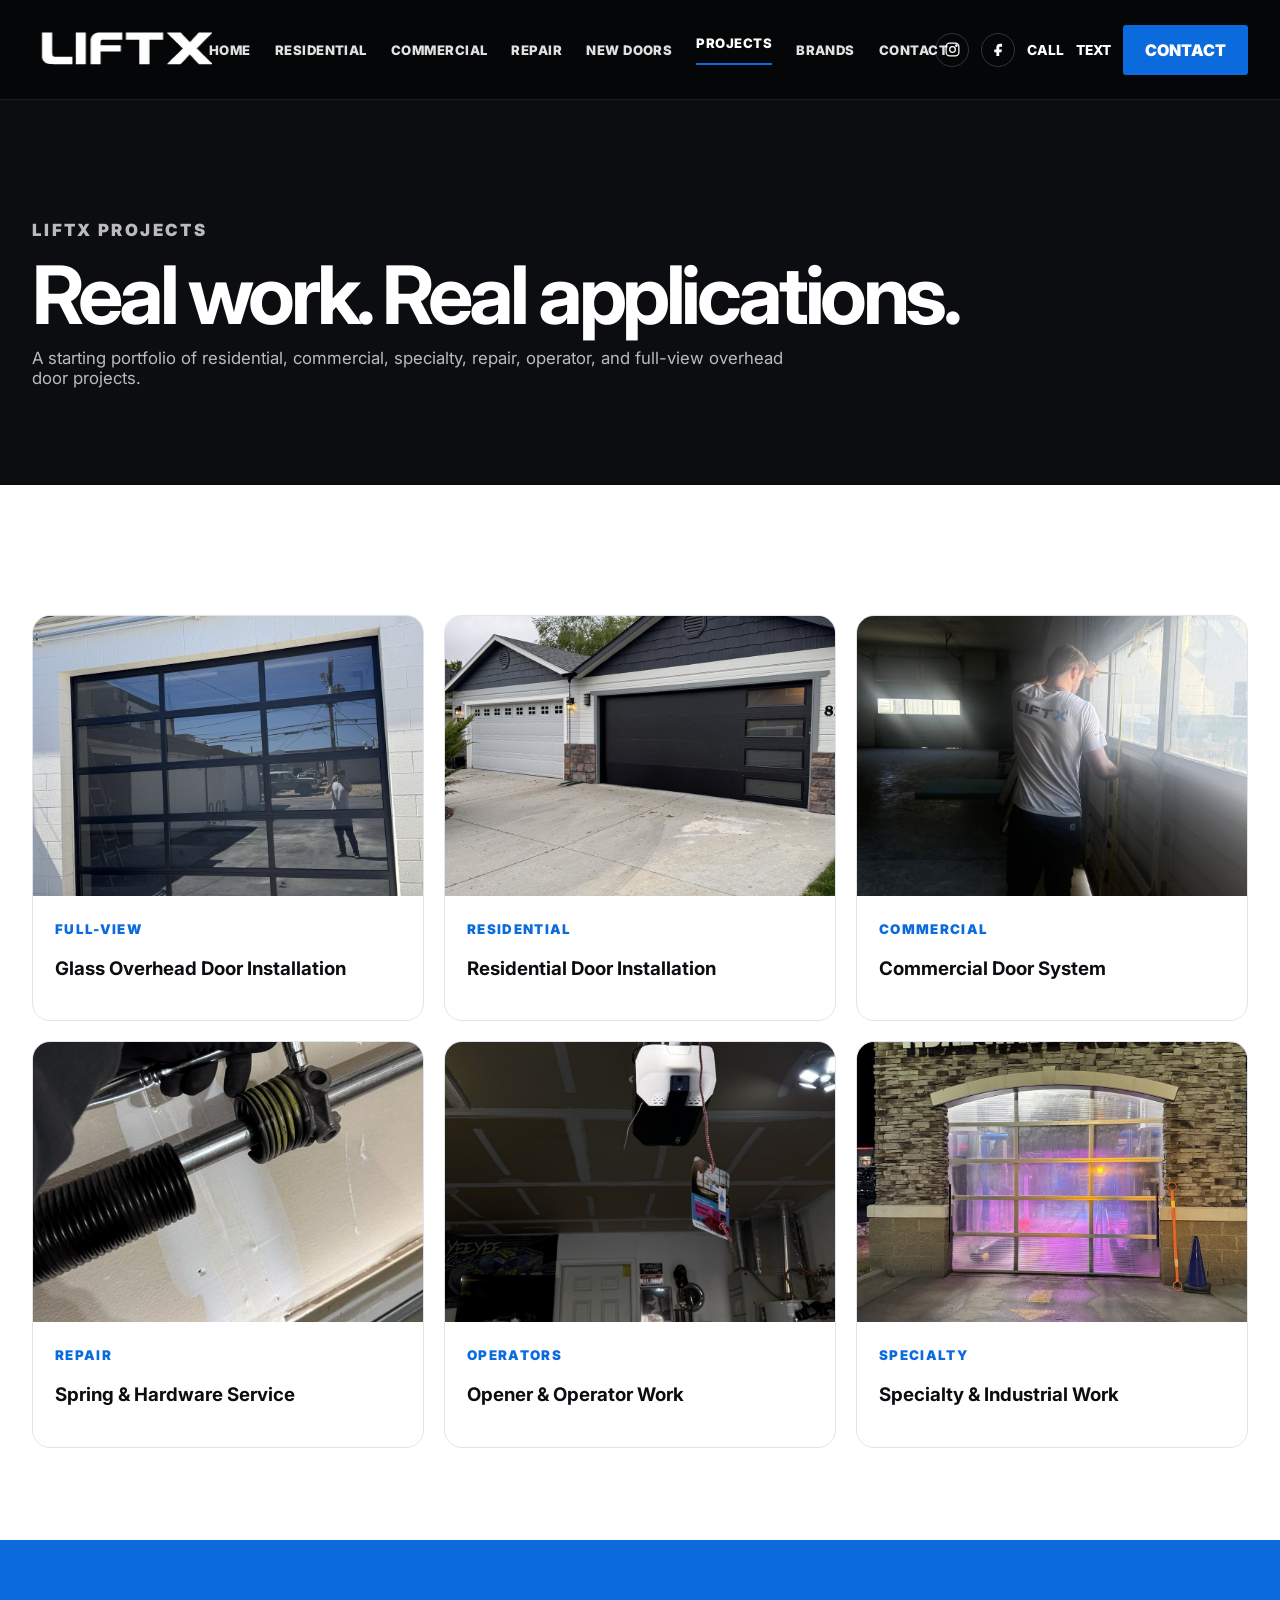
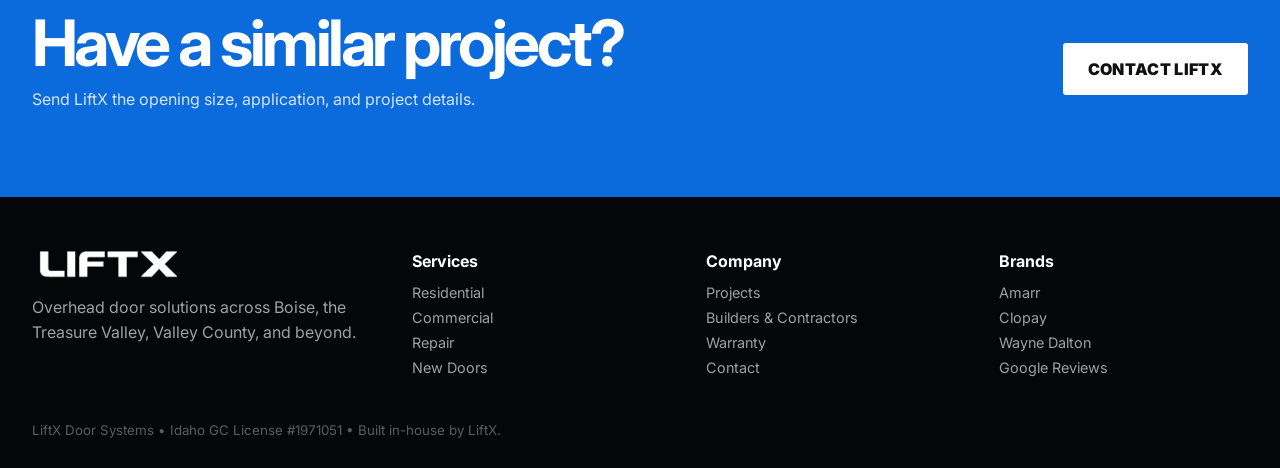
<file: projects.html>
<!doctype html><html lang="en"><head>
<meta charset="utf-8"><meta name="viewport" content="width=device-width,initial-scale=1">
<title>Garage Door Projects Boise | LiftX Door Systems</title><meta name="description" content="View LiftX Door Systems residential, commercial, full-view, repair, operator, and specialty overhead door projects across Idaho.">
<link rel="canonical" href="https://www.liftxdoor.com/projects">
<meta name="robots" content="index,follow,max-image-preview:large">
<meta property="og:title" content="Garage Door Projects Boise | LiftX Door Systems"><meta property="og:description" content="View LiftX Door Systems residential, commercial, full-view, repair, operator, and specialty overhead door projects across Idaho.">
<meta property="og:type" content="website"><meta property="og:url" content="https://www.liftxdoor.com/projects">
<meta property="og:image" content="https://www.liftxdoor.com/hero-fullview.jpg">
<link rel="icon" href="favicon.png"><link rel="preconnect" href="https://fonts.googleapis.com">
<link rel="preconnect" href="https://fonts.gstatic.com" crossorigin>
<link href="https://fonts.googleapis.com/css2?family=Inter:wght@400;500;600;700;800;900&display=swap" rel="stylesheet">
<link rel="stylesheet" href="styles.css">
</head><body>
<header class="site-header">
 <div class="header-inner">
  <a class="logo" href="/"><img src="liftx-wordmark.png" alt="LiftX Door Systems"></a>
  <nav class="desktop-nav"><a class="" href="/">Home</a><a class="" href="/residential">Residential</a><a class="" href="/commercial">Commercial</a><a class="" href="/garage-door-repair-boise">Repair</a><a class="" href="/garage-door-installation-boise">New Doors</a><a class="active" href="/projects">Projects</a><a class="" href="/garage-door-brands">Brands</a><a class="" href="/contact">Contact</a></nav>
  <div class="header-actions">

<a class="social-link" href="https://www.instagram.com/liftxdoor/" target="_blank" rel="noopener" aria-label="LiftX on Instagram">
  <svg viewBox="0 0 24 24" aria-hidden="true"><rect x="3" y="3" width="18" height="18" rx="5"></rect><circle cx="12" cy="12" r="4"></circle><circle cx="17.5" cy="6.5" r="1"></circle></svg>
</a>
<a class="social-link" href="https://www.facebook.com/p/LiftX-Door-Systems-61573926893748/" target="_blank" rel="noopener" aria-label="LiftX on Facebook">
  <svg viewBox="0 0 24 24" aria-hidden="true"><path d="M14 8h3V4h-3c-3 0-5 2-5 5v3H6v4h3v5h4v-5h3l1-4h-4V9c0-.7.3-1 1-1z"></path></svg>
</a>

   <a class="mini-link" href="tel:+12089954321">CALL</a>
   <a class="mini-link" href="sms:+12089954321">TEXT</a>
   <a class="contact-button" href="/contact">CONTACT</a>
   <button class="menu-toggle" aria-label="Open menu" aria-expanded="false"><span></span><span></span></button>
  </div>
 </div>
</header>
<div class="mobile-menu"><a href="/">Home</a><a href="/residential">Residential</a><a href="/commercial">Commercial</a><a href="/garage-door-repair-boise">Repair</a><a href="/garage-door-installation-boise">New Doors</a><a href="/projects">Projects</a><a href="/garage-door-brands">Brands</a><a href="/contact">Contact</a><a href="/builders-contractors">Builders & Contractors</a><a href="/warranty">Warranty</a>
<a class="mobile-cta" href="sms:+12089954321">Request Service</a></div>

<main><section class="page-hero"><div class="container"><p class="eyebrow">LiftX Projects</p><h1>Real work. Real applications.</h1><p>A starting portfolio of residential, commercial, specialty, repair, operator, and full-view overhead door projects.</p></div></section>
<section class="section"><div class="container"><div class="project-grid">
<article class="project-card"><img src="fullview-project.jpg" alt="Finished full-view overhead door"><div><small>Full-View</small><h3>Glass Overhead Door Installation</h3></div></article>
<article class="project-card"><img src="residential.jpg" alt="Residential garage door project"><div><small>Residential</small><h3>Residential Door Installation</h3></div></article>
<article class="project-card"><img src="commercial.jpg" alt="Commercial overhead door project"><div><small>Commercial</small><h3>Commercial Door System</h3></div></article>
<article class="project-card"><img src="spring-repair.jpg" alt="Garage door spring repair"><div><small>Repair</small><h3>Spring & Hardware Service</h3></div></article>
<article class="project-card"><img src="operator.jpg" alt="Garage door operator"><div><small>Operators</small><h3>Opener & Operator Work</h3></div></article>
<article class="project-card"><img src="specialty.jpg" alt="Specialty overhead door"><div><small>Specialty</small><h3>Specialty & Industrial Work</h3></div></article>
</div></div></section><section class="cta-band"><div class="container cta-band-inner"><div><h2>Have a similar project?</h2><p>Send LiftX the opening size, application, and project details.</p></div><a class="btn light" href="/contact">CONTACT LIFTX</a></div></section></main>
<footer class="footer">
 <div class="container">
  <div class="footer-grid">
   <div><img src="liftx-wordmark.png" alt="LiftX Door Systems"><p style="color:rgba(255,255,255,.62);line-height:1.6">Overhead door solutions across Boise, the Treasure Valley, Valley County, and beyond.</p></div>
   <div><h4>Services</h4><a href="/residential">Residential</a><a href="/commercial">Commercial</a><a href="/garage-door-repair-boise">Repair</a><a href="/garage-door-installation-boise">New Doors</a></div>
   <div><h4>Company</h4><a href="/projects">Projects</a><a href="/builders-contractors">Builders & Contractors</a><a href="/warranty">Warranty</a><a href="/contact">Contact</a></div>
   <div><h4>Brands</h4><a href="/amarr-garage-doors-boise">Amarr</a><a href="/clopay-garage-doors-boise">Clopay</a><a href="/wayne-dalton-garage-doors-boise">Wayne Dalton</a><a href="https://www.google.com/maps/search/?api=1&query=LiftX%20Door%20Systems%20Boise%20ID" class="google-reviews-link" target="_blank" rel="noopener">Google Reviews</a></div>
  </div>
  <small>LiftX Door Systems • Idaho GC License #1971051 • Built in-house by LiftX.</small>
 </div>
</footer>
<div class="mobile-sticky"><a class="call" href="tel:+12089954321">CALL</a><a class="text" href="sms:+12089954321">TEXT</a></div>
<script src="script.js"></script>
</body></html>
</file>
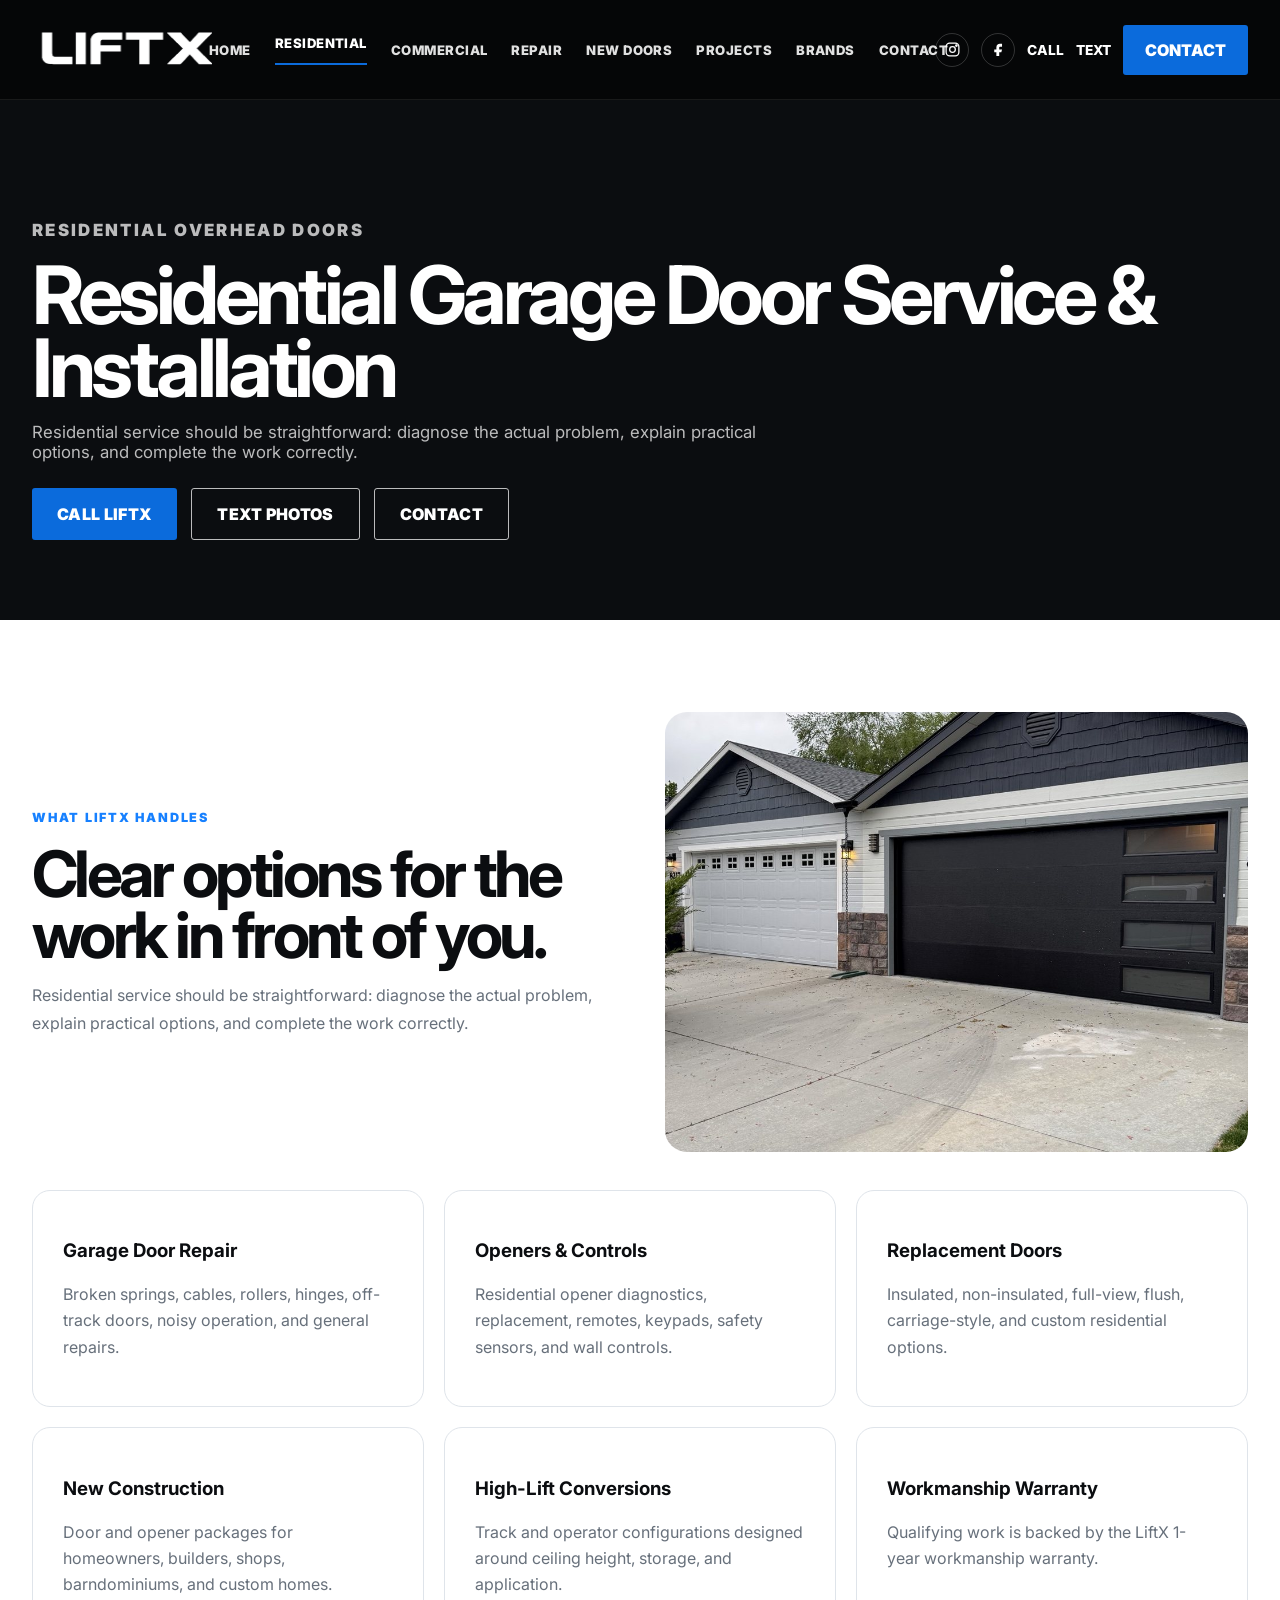
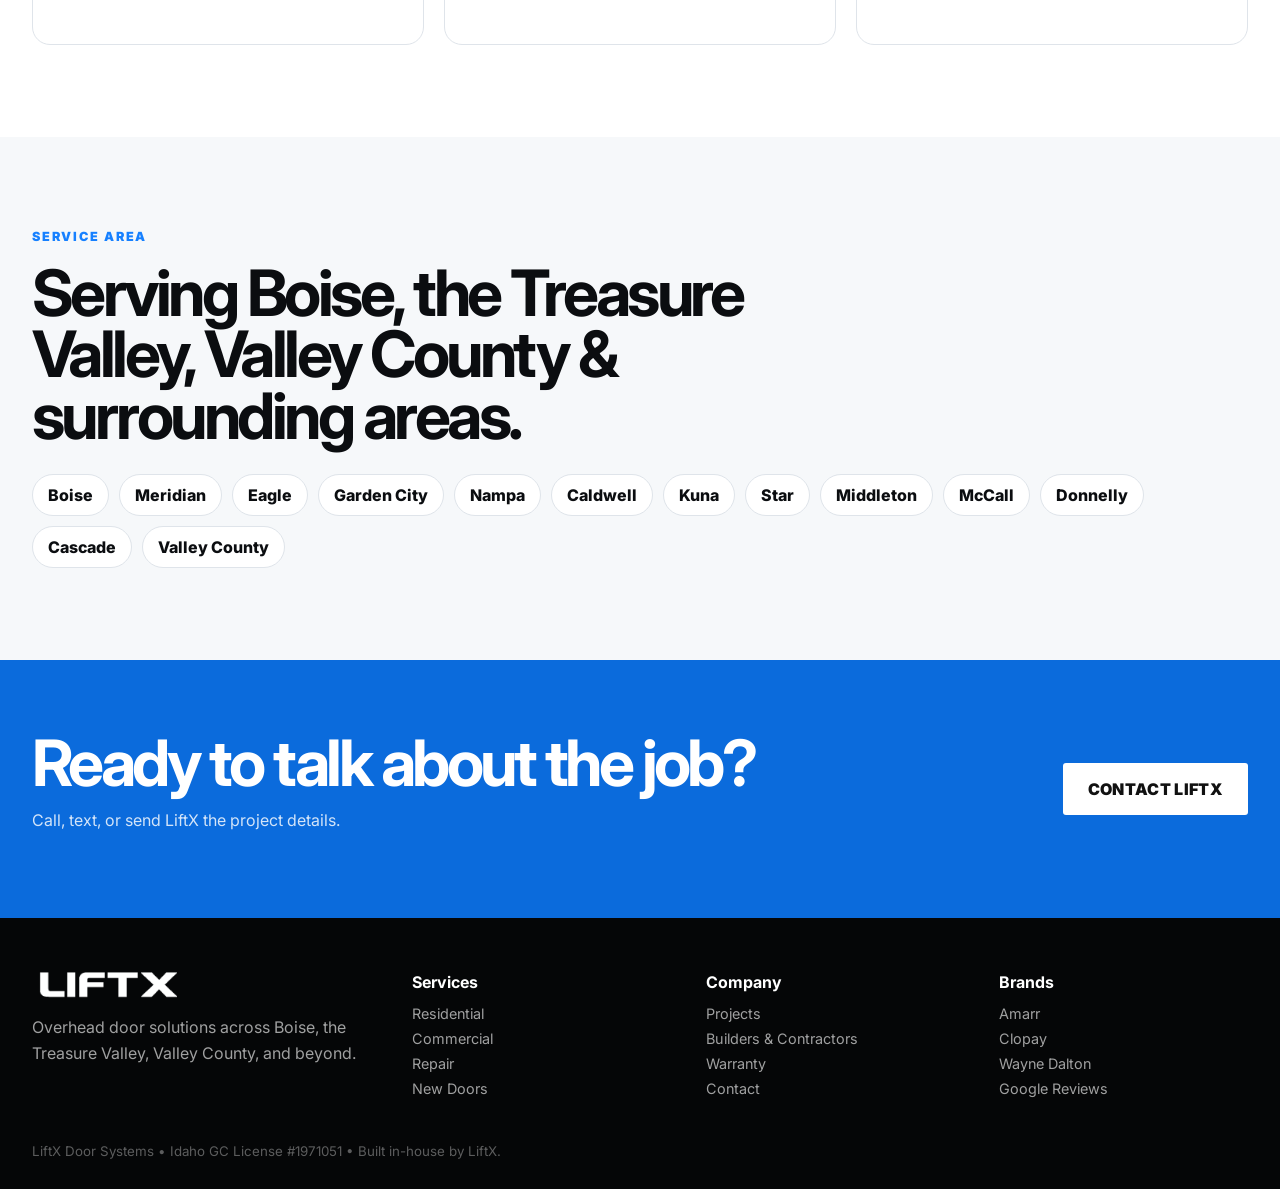
<file: residential.html>
<!doctype html><html lang="en"><head>
<meta charset="utf-8"><meta name="viewport" content="width=device-width,initial-scale=1">
<title>Residential Garage Door Service Boise | LiftX Door Systems</title><meta name="description" content="Residential garage door repair, springs, openers, replacement doors, full-view doors, and installation across Boise, the Treasure Valley, and Valley County.">
<link rel="canonical" href="https://www.liftxdoor.com/residential">
<meta name="robots" content="index,follow,max-image-preview:large">
<meta property="og:title" content="Residential Garage Door Service Boise | LiftX Door Systems"><meta property="og:description" content="Residential garage door repair, springs, openers, replacement doors, full-view doors, and installation across Boise, the Treasure Valley, and Valley County.">
<meta property="og:type" content="website"><meta property="og:url" content="https://www.liftxdoor.com/residential">
<meta property="og:image" content="https://www.liftxdoor.com/hero-fullview.jpg">
<link rel="icon" href="favicon.png"><link rel="preconnect" href="https://fonts.googleapis.com">
<link rel="preconnect" href="https://fonts.gstatic.com" crossorigin>
<link href="https://fonts.googleapis.com/css2?family=Inter:wght@400;500;600;700;800;900&display=swap" rel="stylesheet">
<link rel="stylesheet" href="styles.css"><script type="application/ld+json">{"@context":"https://schema.org","@type":"Service","name":"Residential Garage Door Service & Installation","provider":{"@id":"https://www.liftxdoor.com/#business"},"areaServed":["Boise","Meridian","Eagle","Garden City","Nampa","Caldwell","Kuna","Star","Middleton","McCall","Donnelly","Cascade","Valley County"],"url":"https://www.liftxdoor.com/residential","description":"Residential garage door repair, springs, openers, replacement doors, full-view doors, and installation across Boise, the Treasure Valley, and Valley County."}</script>
</head><body>
<header class="site-header">
 <div class="header-inner">
  <a class="logo" href="/"><img src="liftx-wordmark.png" alt="LiftX Door Systems"></a>
  <nav class="desktop-nav"><a class="" href="/">Home</a><a class="active" href="/residential">Residential</a><a class="" href="/commercial">Commercial</a><a class="" href="/garage-door-repair-boise">Repair</a><a class="" href="/garage-door-installation-boise">New Doors</a><a class="" href="/projects">Projects</a><a class="" href="/garage-door-brands">Brands</a><a class="" href="/contact">Contact</a></nav>
  <div class="header-actions">

<a class="social-link" href="https://www.instagram.com/liftxdoor/" target="_blank" rel="noopener" aria-label="LiftX on Instagram">
  <svg viewBox="0 0 24 24" aria-hidden="true"><rect x="3" y="3" width="18" height="18" rx="5"></rect><circle cx="12" cy="12" r="4"></circle><circle cx="17.5" cy="6.5" r="1"></circle></svg>
</a>
<a class="social-link" href="https://www.facebook.com/p/LiftX-Door-Systems-61573926893748/" target="_blank" rel="noopener" aria-label="LiftX on Facebook">
  <svg viewBox="0 0 24 24" aria-hidden="true"><path d="M14 8h3V4h-3c-3 0-5 2-5 5v3H6v4h3v5h4v-5h3l1-4h-4V9c0-.7.3-1 1-1z"></path></svg>
</a>

   <a class="mini-link" href="tel:+12089954321">CALL</a>
   <a class="mini-link" href="sms:+12089954321">TEXT</a>
   <a class="contact-button" href="/contact">CONTACT</a>
   <button class="menu-toggle" aria-label="Open menu" aria-expanded="false"><span></span><span></span></button>
  </div>
 </div>
</header>
<div class="mobile-menu"><a href="/">Home</a><a href="/residential">Residential</a><a href="/commercial">Commercial</a><a href="/garage-door-repair-boise">Repair</a><a href="/garage-door-installation-boise">New Doors</a><a href="/projects">Projects</a><a href="/garage-door-brands">Brands</a><a href="/contact">Contact</a><a href="/builders-contractors">Builders & Contractors</a><a href="/warranty">Warranty</a>
<a class="mobile-cta" href="sms:+12089954321">Request Service</a></div>

<main><section class="page-hero"><div class="container"><p class="eyebrow">Residential Overhead Doors</p><h1>Residential Garage Door Service & Installation</h1><p>Residential service should be straightforward: diagnose the actual problem, explain practical options, and complete the work correctly.</p><div class="actions"><a class="btn primary" href="tel:+12089954321">CALL LIFTX</a><a class="btn outline" href="sms:+12089954321">TEXT PHOTOS</a><a class="btn outline" href="/contact">CONTACT</a></div></div></section>
<section class="section"><div class="container split"><div><p class="eyebrow">What LiftX Handles</p><h2>Clear options for the work in front of you.</h2><p style="color:var(--muted);line-height:1.75">Residential service should be straightforward: diagnose the actual problem, explain practical options, and complete the work correctly.</p></div><img src="residential.jpg" alt="Residential Garage Door Service & Installation" loading="lazy"></div><div class="container"><div class="cards"><article class="card"><h3>Garage Door Repair</h3><p>Broken springs, cables, rollers, hinges, off-track doors, noisy operation, and general repairs.</p></article><article class="card"><h3>Openers & Controls</h3><p>Residential opener diagnostics, replacement, remotes, keypads, safety sensors, and wall controls.</p></article><article class="card"><h3>Replacement Doors</h3><p>Insulated, non-insulated, full-view, flush, carriage-style, and custom residential options.</p></article><article class="card"><h3>New Construction</h3><p>Door and opener packages for homeowners, builders, shops, barndominiums, and custom homes.</p></article><article class="card"><h3>High-Lift Conversions</h3><p>Track and operator configurations designed around ceiling height, storage, and application.</p></article><article class="card"><h3>Workmanship Warranty</h3><p>Qualifying work is backed by the LiftX 1-year workmanship warranty.</p></article></div></div></section>
<section class="section surface"><div class="container"><div class="section-head"><p class="eyebrow">Service Area</p><h2>Serving Boise, the Treasure Valley, Valley County & surrounding areas.</h2></div><div class="service-area"><span class="city">Boise</span><span class="city">Meridian</span><span class="city">Eagle</span><span class="city">Garden City</span><span class="city">Nampa</span><span class="city">Caldwell</span><span class="city">Kuna</span><span class="city">Star</span><span class="city">Middleton</span><span class="city">McCall</span><span class="city">Donnelly</span><span class="city">Cascade</span><span class="city">Valley County</span></div></div></section>
<section class="cta-band"><div class="container cta-band-inner"><div><h2>Ready to talk about the job?</h2><p>Call, text, or send LiftX the project details.</p></div><a class="btn light" href="/contact">CONTACT LIFTX</a></div></section></main>
<footer class="footer">
 <div class="container">
  <div class="footer-grid">
   <div><img src="liftx-wordmark.png" alt="LiftX Door Systems"><p style="color:rgba(255,255,255,.62);line-height:1.6">Overhead door solutions across Boise, the Treasure Valley, Valley County, and beyond.</p></div>
   <div><h4>Services</h4><a href="/residential">Residential</a><a href="/commercial">Commercial</a><a href="/garage-door-repair-boise">Repair</a><a href="/garage-door-installation-boise">New Doors</a></div>
   <div><h4>Company</h4><a href="/projects">Projects</a><a href="/builders-contractors">Builders & Contractors</a><a href="/warranty">Warranty</a><a href="/contact">Contact</a></div>
   <div><h4>Brands</h4><a href="/amarr-garage-doors-boise">Amarr</a><a href="/clopay-garage-doors-boise">Clopay</a><a href="/wayne-dalton-garage-doors-boise">Wayne Dalton</a><a href="https://www.google.com/maps/search/?api=1&query=LiftX%20Door%20Systems%20Boise%20ID" class="google-reviews-link" target="_blank" rel="noopener">Google Reviews</a></div>
  </div>
  <small>LiftX Door Systems • Idaho GC License #1971051 • Built in-house by LiftX.</small>
 </div>
</footer>
<div class="mobile-sticky"><a class="call" href="tel:+12089954321">CALL</a><a class="text" href="sms:+12089954321">TEXT</a></div>
<script src="script.js"></script>
</body></html>
</file>
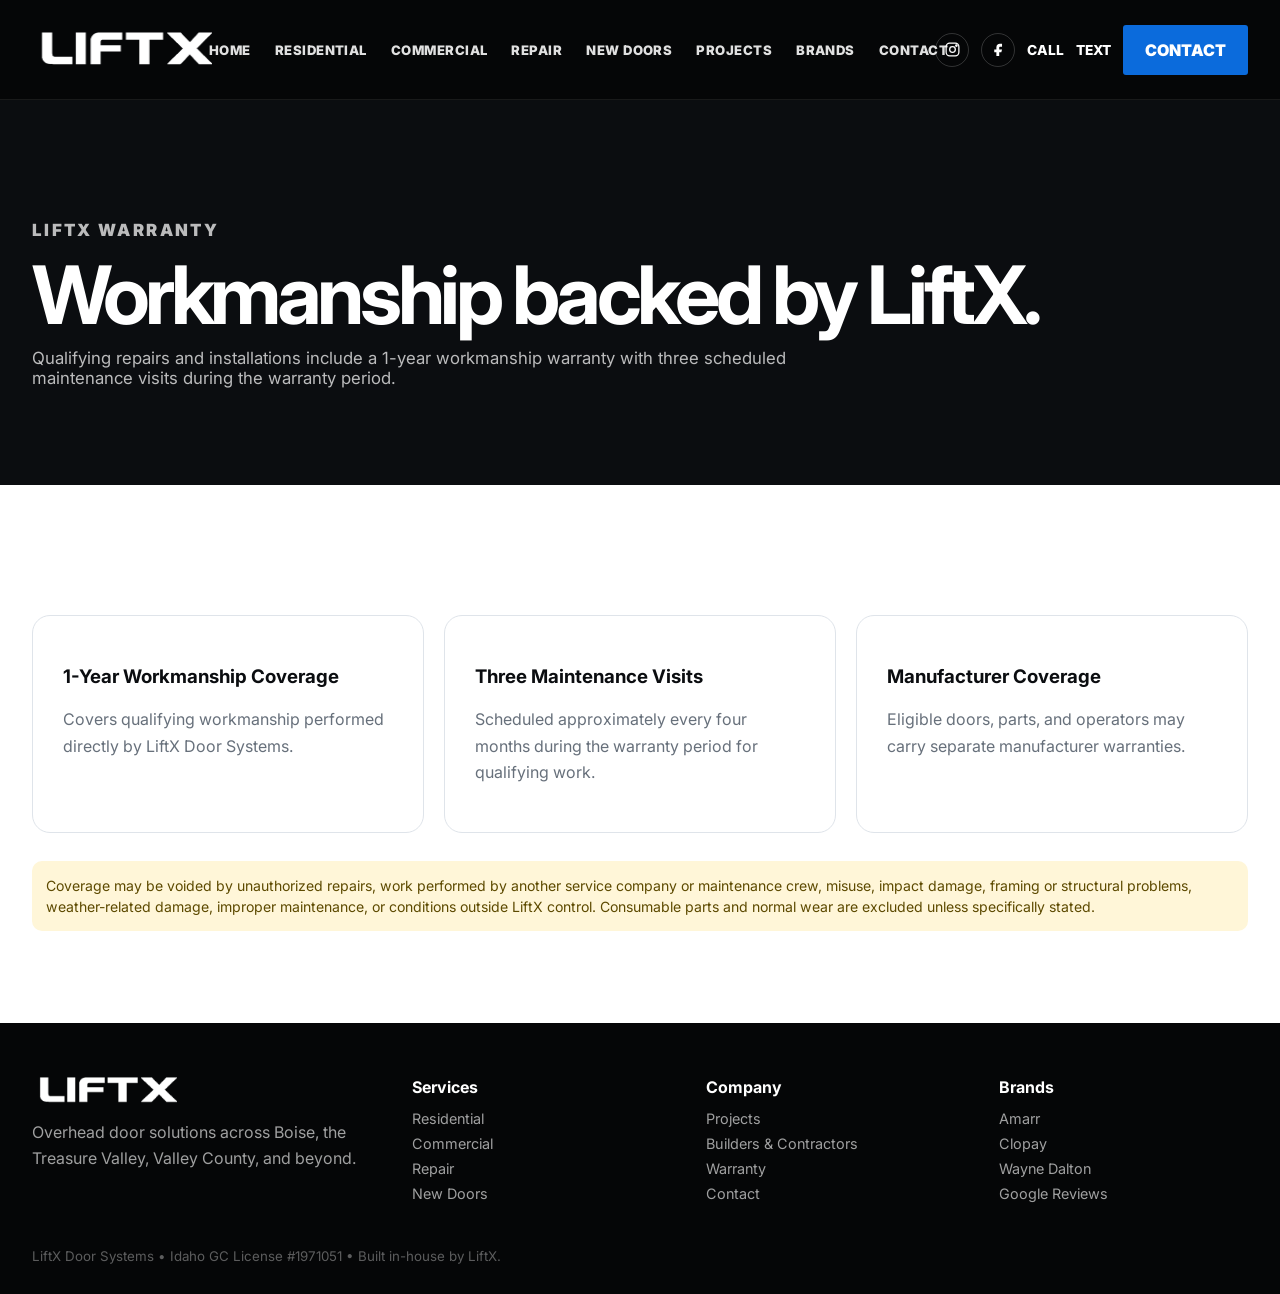
<file: warranty.html>
<!doctype html><html lang="en"><head>
<meta charset="utf-8"><meta name="viewport" content="width=device-width,initial-scale=1">
<title>LiftX Workmanship Warranty | LiftX Door Systems</title><meta name="description" content="Review the LiftX 1-year workmanship warranty and scheduled maintenance details for qualifying overhead door repairs and installations.">
<link rel="canonical" href="https://www.liftxdoor.com/warranty">
<meta name="robots" content="index,follow,max-image-preview:large">
<meta property="og:title" content="LiftX Workmanship Warranty | LiftX Door Systems"><meta property="og:description" content="Review the LiftX 1-year workmanship warranty and scheduled maintenance details for qualifying overhead door repairs and installations.">
<meta property="og:type" content="website"><meta property="og:url" content="https://www.liftxdoor.com/warranty">
<meta property="og:image" content="https://www.liftxdoor.com/hero-fullview.jpg">
<link rel="icon" href="favicon.png"><link rel="preconnect" href="https://fonts.googleapis.com">
<link rel="preconnect" href="https://fonts.gstatic.com" crossorigin>
<link href="https://fonts.googleapis.com/css2?family=Inter:wght@400;500;600;700;800;900&display=swap" rel="stylesheet">
<link rel="stylesheet" href="styles.css">
</head><body>
<header class="site-header">
 <div class="header-inner">
  <a class="logo" href="/"><img src="liftx-wordmark.png" alt="LiftX Door Systems"></a>
  <nav class="desktop-nav"><a class="" href="/">Home</a><a class="" href="/residential">Residential</a><a class="" href="/commercial">Commercial</a><a class="" href="/garage-door-repair-boise">Repair</a><a class="" href="/garage-door-installation-boise">New Doors</a><a class="" href="/projects">Projects</a><a class="" href="/garage-door-brands">Brands</a><a class="" href="/contact">Contact</a></nav>
  <div class="header-actions">

<a class="social-link" href="https://www.instagram.com/liftxdoor/" target="_blank" rel="noopener" aria-label="LiftX on Instagram">
  <svg viewBox="0 0 24 24" aria-hidden="true"><rect x="3" y="3" width="18" height="18" rx="5"></rect><circle cx="12" cy="12" r="4"></circle><circle cx="17.5" cy="6.5" r="1"></circle></svg>
</a>
<a class="social-link" href="https://www.facebook.com/p/LiftX-Door-Systems-61573926893748/" target="_blank" rel="noopener" aria-label="LiftX on Facebook">
  <svg viewBox="0 0 24 24" aria-hidden="true"><path d="M14 8h3V4h-3c-3 0-5 2-5 5v3H6v4h3v5h4v-5h3l1-4h-4V9c0-.7.3-1 1-1z"></path></svg>
</a>

   <a class="mini-link" href="tel:+12089954321">CALL</a>
   <a class="mini-link" href="sms:+12089954321">TEXT</a>
   <a class="contact-button" href="/contact">CONTACT</a>
   <button class="menu-toggle" aria-label="Open menu" aria-expanded="false"><span></span><span></span></button>
  </div>
 </div>
</header>
<div class="mobile-menu"><a href="/">Home</a><a href="/residential">Residential</a><a href="/commercial">Commercial</a><a href="/garage-door-repair-boise">Repair</a><a href="/garage-door-installation-boise">New Doors</a><a href="/projects">Projects</a><a href="/garage-door-brands">Brands</a><a href="/contact">Contact</a><a href="/builders-contractors">Builders & Contractors</a><a href="/warranty">Warranty</a>
<a class="mobile-cta" href="sms:+12089954321">Request Service</a></div>

<main><section class="page-hero"><div class="container"><p class="eyebrow">LiftX Warranty</p><h1>Workmanship backed by LiftX.</h1><p>Qualifying repairs and installations include a 1-year workmanship warranty with three scheduled maintenance visits during the warranty period.</p></div></section>
<section class="section"><div class="container"><div class="cards"><article class="card"><h3>1-Year Workmanship Coverage</h3><p>Covers qualifying workmanship performed directly by LiftX Door Systems.</p></article><article class="card"><h3>Three Maintenance Visits</h3><p>Scheduled approximately every four months during the warranty period for qualifying work.</p></article><article class="card"><h3>Manufacturer Coverage</h3><p>Eligible doors, parts, and operators may carry separate manufacturer warranties.</p></article></div>
<div class="notice" style="margin-top:28px">Coverage may be voided by unauthorized repairs, work performed by another service company or maintenance crew, misuse, impact damage, framing or structural problems, weather-related damage, improper maintenance, or conditions outside LiftX control. Consumable parts and normal wear are excluded unless specifically stated.</div></div></section></main>
<footer class="footer">
 <div class="container">
  <div class="footer-grid">
   <div><img src="liftx-wordmark.png" alt="LiftX Door Systems"><p style="color:rgba(255,255,255,.62);line-height:1.6">Overhead door solutions across Boise, the Treasure Valley, Valley County, and beyond.</p></div>
   <div><h4>Services</h4><a href="/residential">Residential</a><a href="/commercial">Commercial</a><a href="/garage-door-repair-boise">Repair</a><a href="/garage-door-installation-boise">New Doors</a></div>
   <div><h4>Company</h4><a href="/projects">Projects</a><a href="/builders-contractors">Builders & Contractors</a><a href="/warranty">Warranty</a><a href="/contact">Contact</a></div>
   <div><h4>Brands</h4><a href="/amarr-garage-doors-boise">Amarr</a><a href="/clopay-garage-doors-boise">Clopay</a><a href="/wayne-dalton-garage-doors-boise">Wayne Dalton</a><a href="https://www.google.com/maps/search/?api=1&query=LiftX%20Door%20Systems%20Boise%20ID" class="google-reviews-link" target="_blank" rel="noopener">Google Reviews</a></div>
  </div>
  <small>LiftX Door Systems • Idaho GC License #1971051 • Built in-house by LiftX.</small>
 </div>
</footer>
<div class="mobile-sticky"><a class="call" href="tel:+12089954321">CALL</a><a class="text" href="sms:+12089954321">TEXT</a></div>
<script src="script.js"></script>
</body></html>
</file>
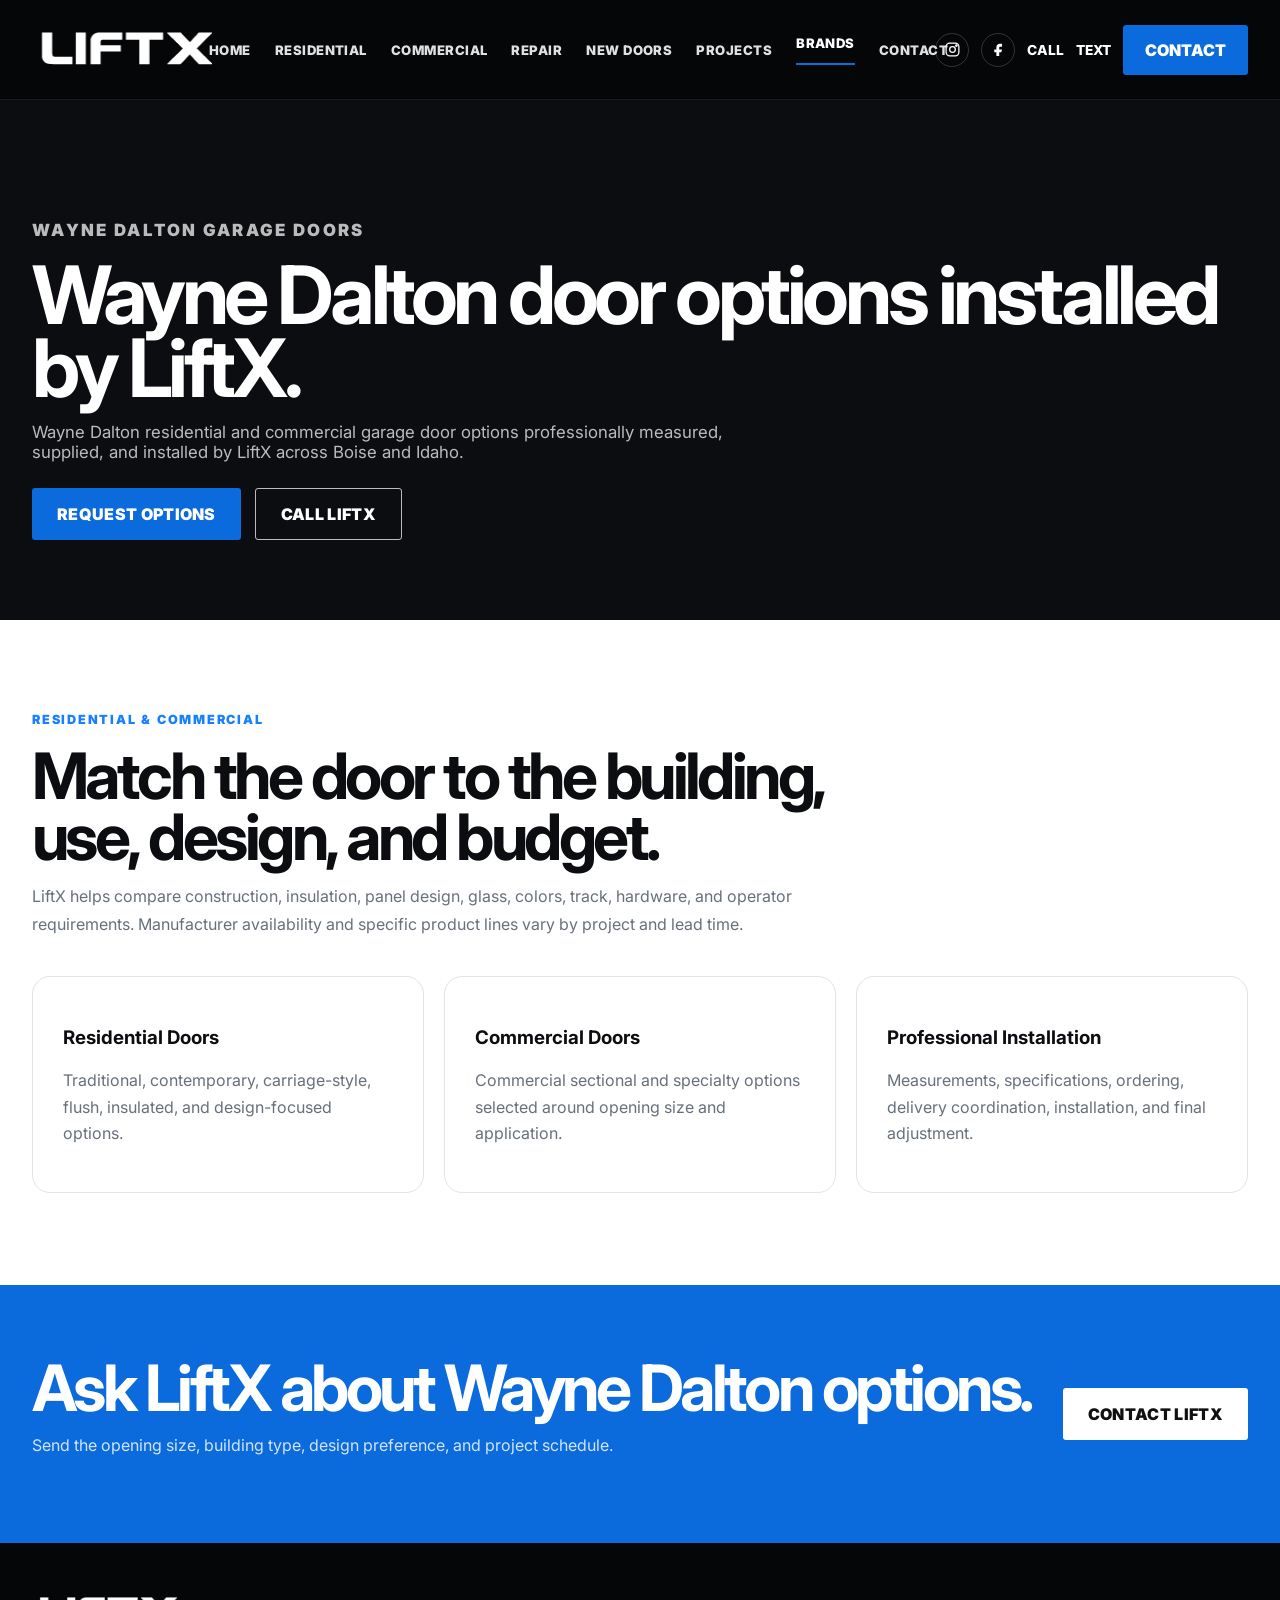
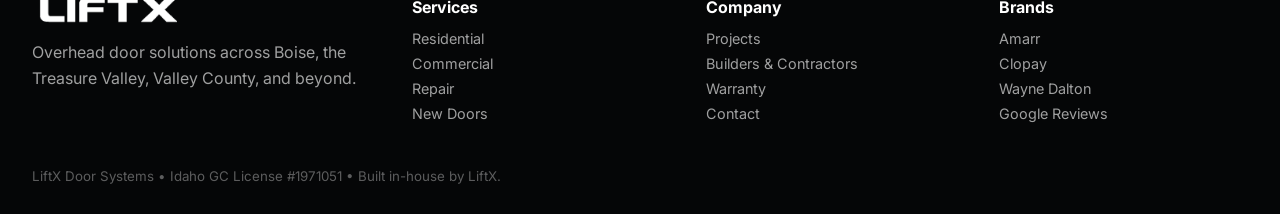
<file: wayne-dalton-garage-doors-boise.html>
<!doctype html><html lang="en"><head>
<meta charset="utf-8"><meta name="viewport" content="width=device-width,initial-scale=1">
<title>Wayne Dalton Garage Doors Boise | LiftX Door Systems</title><meta name="description" content="Wayne Dalton residential and commercial garage door options professionally measured, supplied, and installed by LiftX across Boise and Idaho.">
<link rel="canonical" href="https://www.liftxdoor.com/wayne-dalton-garage-doors-boise">
<meta name="robots" content="index,follow,max-image-preview:large">
<meta property="og:title" content="Wayne Dalton Garage Doors Boise | LiftX Door Systems"><meta property="og:description" content="Wayne Dalton residential and commercial garage door options professionally measured, supplied, and installed by LiftX across Boise and Idaho.">
<meta property="og:type" content="website"><meta property="og:url" content="https://www.liftxdoor.com/wayne-dalton-garage-doors-boise">
<meta property="og:image" content="https://www.liftxdoor.com/hero-fullview.jpg">
<link rel="icon" href="favicon.png"><link rel="preconnect" href="https://fonts.googleapis.com">
<link rel="preconnect" href="https://fonts.gstatic.com" crossorigin>
<link href="https://fonts.googleapis.com/css2?family=Inter:wght@400;500;600;700;800;900&display=swap" rel="stylesheet">
<link rel="stylesheet" href="styles.css">
</head><body>
<header class="site-header">
 <div class="header-inner">
  <a class="logo" href="/"><img src="liftx-wordmark.png" alt="LiftX Door Systems"></a>
  <nav class="desktop-nav"><a class="" href="/">Home</a><a class="" href="/residential">Residential</a><a class="" href="/commercial">Commercial</a><a class="" href="/garage-door-repair-boise">Repair</a><a class="" href="/garage-door-installation-boise">New Doors</a><a class="" href="/projects">Projects</a><a class="active" href="/garage-door-brands">Brands</a><a class="" href="/contact">Contact</a></nav>
  <div class="header-actions">

<a class="social-link" href="https://www.instagram.com/liftxdoor/" target="_blank" rel="noopener" aria-label="LiftX on Instagram">
  <svg viewBox="0 0 24 24" aria-hidden="true"><rect x="3" y="3" width="18" height="18" rx="5"></rect><circle cx="12" cy="12" r="4"></circle><circle cx="17.5" cy="6.5" r="1"></circle></svg>
</a>
<a class="social-link" href="https://www.facebook.com/p/LiftX-Door-Systems-61573926893748/" target="_blank" rel="noopener" aria-label="LiftX on Facebook">
  <svg viewBox="0 0 24 24" aria-hidden="true"><path d="M14 8h3V4h-3c-3 0-5 2-5 5v3H6v4h3v5h4v-5h3l1-4h-4V9c0-.7.3-1 1-1z"></path></svg>
</a>

   <a class="mini-link" href="tel:+12089954321">CALL</a>
   <a class="mini-link" href="sms:+12089954321">TEXT</a>
   <a class="contact-button" href="/contact">CONTACT</a>
   <button class="menu-toggle" aria-label="Open menu" aria-expanded="false"><span></span><span></span></button>
  </div>
 </div>
</header>
<div class="mobile-menu"><a href="/">Home</a><a href="/residential">Residential</a><a href="/commercial">Commercial</a><a href="/garage-door-repair-boise">Repair</a><a href="/garage-door-installation-boise">New Doors</a><a href="/projects">Projects</a><a href="/garage-door-brands">Brands</a><a href="/contact">Contact</a><a href="/builders-contractors">Builders & Contractors</a><a href="/warranty">Warranty</a>
<a class="mobile-cta" href="sms:+12089954321">Request Service</a></div>

<main><section class="page-hero"><div class="container"><p class="eyebrow">Wayne Dalton Garage Doors</p><h1>Wayne Dalton door options installed by LiftX.</h1><p>Wayne Dalton residential and commercial garage door options professionally measured, supplied, and installed by LiftX across Boise and Idaho.</p><div class="actions"><a class="btn primary" href="/contact">REQUEST OPTIONS</a><a class="btn outline" href="tel:+12089954321">CALL LIFTX</a></div></div></section>
<section class="section"><div class="container"><div class="section-head"><p class="eyebrow">Residential & Commercial</p><h2>Match the door to the building, use, design, and budget.</h2><p>LiftX helps compare construction, insulation, panel design, glass, colors, track, hardware, and operator requirements. Manufacturer availability and specific product lines vary by project and lead time.</p></div>
<div class="cards"><article class="card"><h3>Residential Doors</h3><p>Traditional, contemporary, carriage-style, flush, insulated, and design-focused options.</p></article><article class="card"><h3>Commercial Doors</h3><p>Commercial sectional and specialty options selected around opening size and application.</p></article><article class="card"><h3>Professional Installation</h3><p>Measurements, specifications, ordering, delivery coordination, installation, and final adjustment.</p></article></div></div></section>
<section class="cta-band"><div class="container cta-band-inner"><div><h2>Ask LiftX about Wayne Dalton options.</h2><p>Send the opening size, building type, design preference, and project schedule.</p></div><a class="btn light" href="/contact">CONTACT LIFTX</a></div></section></main>
<footer class="footer">
 <div class="container">
  <div class="footer-grid">
   <div><img src="liftx-wordmark.png" alt="LiftX Door Systems"><p style="color:rgba(255,255,255,.62);line-height:1.6">Overhead door solutions across Boise, the Treasure Valley, Valley County, and beyond.</p></div>
   <div><h4>Services</h4><a href="/residential">Residential</a><a href="/commercial">Commercial</a><a href="/garage-door-repair-boise">Repair</a><a href="/garage-door-installation-boise">New Doors</a></div>
   <div><h4>Company</h4><a href="/projects">Projects</a><a href="/builders-contractors">Builders & Contractors</a><a href="/warranty">Warranty</a><a href="/contact">Contact</a></div>
   <div><h4>Brands</h4><a href="/amarr-garage-doors-boise">Amarr</a><a href="/clopay-garage-doors-boise">Clopay</a><a href="/wayne-dalton-garage-doors-boise">Wayne Dalton</a><a href="https://www.google.com/maps/search/?api=1&query=LiftX%20Door%20Systems%20Boise%20ID" class="google-reviews-link" target="_blank" rel="noopener">Google Reviews</a></div>
  </div>
  <small>LiftX Door Systems • Idaho GC License #1971051 • Built in-house by LiftX.</small>
 </div>
</footer>
<div class="mobile-sticky"><a class="call" href="tel:+12089954321">CALL</a><a class="text" href="sms:+12089954321">TEXT</a></div>
<script src="script.js"></script>
</body></html>
</file>
<file: home-v4.css>
:root{--blue:#0b6bdc;--ink:#080a0d;--muted:#68717d;--line:#dfe4e9;--soft:#f4f6f8;--max:1280px;--gutter:40px}*{box-sizing:border-box}html{scroll-behavior:smooth}body{margin:0;background:#fff;color:var(--ink);font-family:Inter,system-ui,-apple-system,BlinkMacSystemFont,"Segoe UI",sans-serif;-webkit-font-smoothing:antialiased}body.menu-open{overflow:hidden}a{text-decoration:none;color:inherit}img{display:block;max-width:100%}button{font:inherit}.content-shell,.nav-shell,.hero-shell,.quick-grid{width:min(var(--max),calc(100% - (var(--gutter)*2)));margin-inline:auto}
.site-header{height:100px;background:#050607;color:#fff;border-bottom:1px solid rgba(255,255,255,.08);position:sticky;top:0;z-index:1000}.nav-shell{height:100%;display:grid;grid-template-columns:190px minmax(0,1fr) auto;align-items:center;gap:24px}.brand img{width:180px;filter:brightness(0) invert(1)}.desktop-nav{display:flex;align-items:center;justify-content:center;gap:24px;height:100%;font-size:.8rem;font-weight:850;text-transform:uppercase;letter-spacing:.035em;white-space:nowrap}.desktop-nav>a,.nav-dropbtn{height:100%;display:flex;align-items:center;color:rgba(255,255,255,.87);background:none;border:0;padding:0;cursor:pointer;position:relative}.desktop-nav>a:after,.nav-dropbtn:after{content:"";position:absolute;height:2px;left:0;right:0;bottom:28px;background:var(--blue);transform:scaleX(0);transform-origin:left;transition:.18s}.desktop-nav>a:hover:after,.desktop-nav>a.active:after,.nav-dropbtn:hover:after{transform:scaleX(1)}.nav-dropdown{height:100%;position:relative}.nav-dropbtn{gap:7px}.nav-dropmenu{position:absolute;top:76px;left:-18px;width:210px;padding:10px;background:#0b0d10;border:1px solid rgba(255,255,255,.12);border-radius:8px;opacity:0;transform:translateY(8px);pointer-events:none;transition:.18s;box-shadow:0 18px 45px rgba(0,0,0,.35)}.nav-dropdown:hover .nav-dropmenu,.nav-dropdown:focus-within .nav-dropmenu{opacity:1;transform:translateY(0);pointer-events:auto}.nav-dropmenu a{display:block;padding:11px 12px;color:rgba(255,255,255,.76);border-radius:5px}.nav-dropmenu a:hover{background:rgba(255,255,255,.08);color:#fff}.nav-actions{display:flex;align-items:center;gap:16px;font-size:.82rem;font-weight:850;text-transform:uppercase}.nav-action{color:#fff}.nav-email{background:var(--blue);padding:15px 20px;border-radius:3px;color:#fff}.menu-toggle{display:none;width:46px;height:46px;border:1px solid rgba(255,255,255,.22);border-radius:50%;background:transparent;align-items:center;justify-content:center;flex-direction:column;gap:6px}.menu-toggle span{width:18px;height:2px;background:#fff}.mobile-menu{display:none}
.hero{min-height:690px;position:relative;color:#fff;background:url("hero-fullview.jpg") center/cover no-repeat;overflow:hidden}.hero-overlay{position:absolute;inset:0;background:linear-gradient(90deg,rgba(0,0,0,.96) 0%,rgba(0,0,0,.88) 26%,rgba(0,0,0,.43) 51%,rgba(0,0,0,.10) 76%,rgba(0,0,0,.04) 100%)}.hero-shell{position:relative;z-index:1}.hero-copy{width:min(620px,100%);padding:82px 0 70px}.eyebrow{margin:0 0 18px;color:#1680ff;font-size:.76rem;font-weight:950;text-transform:uppercase;letter-spacing:.15em}h1,h2,h3{margin-top:0}h1{margin-bottom:30px;font-size:clamp(3.9rem,6vw,5.85rem);line-height:.98;letter-spacing:-.032em;word-spacing:.02em;font-weight:880;text-wrap:balance}.hero-intro{max-width:545px;margin:0;font-size:1.08rem;line-height:1.72;color:rgba(255,255,255,.82)}.hero-actions{display:flex;gap:14px;flex-wrap:wrap;margin-top:28px}.btn{min-height:54px;min-width:145px;padding:0 24px;display:inline-flex;align-items:center;justify-content:center;border-radius:3px;font-weight:900;text-transform:uppercase;letter-spacing:.025em;font-size:.88rem}.btn-primary{background:var(--blue);color:#fff;border:1px solid var(--blue)}.btn-outline{border:1px solid rgba(255,255,255,.72);color:#fff}.btn-light{background:#fff;color:#111;border:1px solid #fff}.trust-row{max-width:760px;display:grid;grid-template-columns:repeat(4,minmax(0,1fr));gap:18px;margin-top:44px}.trust-item{display:flex;align-items:flex-start;gap:11px;color:#fff;font-size:.82rem;line-height:1.45;font-weight:760}.trust-mark{font-size:1.55rem;line-height:1;color:var(--blue)}
.quick-strip{border-bottom:1px solid var(--line);background:#fff}.quick-grid{display:grid;grid-template-columns:1.14fr .88fr 1fr}.quick-card{min-height:210px;display:grid;grid-template-columns:34px minmax(0,1fr);gap:16px;padding:34px 30px;border-right:1px solid var(--line)}.quick-card:last-child{border-right:0}.quick-icon{color:var(--blue);font-size:1.25rem;line-height:1.15}.quick-label{margin:0 0 8px;color:var(--blue);font-size:.7rem;font-weight:950;letter-spacing:.12em;text-transform:uppercase}.quick-card h2{margin-bottom:10px;font-size:1.32rem;line-height:1.15;letter-spacing:-.025em}.quick-card p:not(.quick-label){margin:0;color:var(--muted);font-size:.88rem;line-height:1.65}.quick-card a{display:inline-block;margin-top:17px;color:var(--blue);font-size:.76rem;font-weight:900;text-transform:uppercase}
.route-section{padding:96px 0;background:var(--soft)}.route-heading{display:grid;grid-template-columns:1.15fr .85fr;gap:70px;align-items:end}.route-heading h2,.final-cta h2{margin:0;font-size:clamp(2.6rem,4.6vw,4.75rem);line-height:.98;letter-spacing:-.055em}.route-heading>p{margin:0 0 4px;color:var(--muted);line-height:1.75}.route-grid{margin-top:46px;border-top:1px solid #ccd2d9}.route-link{min-height:132px;display:grid;grid-template-columns:50px minmax(0,1fr) 26px;gap:22px;align-items:center;border-bottom:1px solid #ccd2d9;transition:.18s}.route-link:hover{padding-left:12px;background:rgba(255,255,255,.62)}.route-link>span{color:var(--blue);font-weight:900;font-size:.78rem}.route-link h3{margin:0 0 7px;font-size:1.35rem;letter-spacing:-.025em}.route-link p{margin:0;max-width:820px;color:var(--muted);font-size:.92rem;line-height:1.6}.route-link b{font-size:1.3rem;color:var(--blue)}
.final-cta{padding:92px 0;background:#0b0d10;color:#fff}.final-cta-inner{display:flex;align-items:flex-end;justify-content:space-between;gap:50px}.final-cta p:not(.eyebrow){max-width:720px;margin-bottom:0;color:rgba(255,255,255,.66);line-height:1.7}.final-actions{display:flex;gap:12px}
.site-footer{background:#050607;color:#fff;padding:58px 0 28px}.footer-grid{display:grid;grid-template-columns:1.35fr repeat(3,minmax(0,1fr));gap:48px}.footer-brand img{width:150px;filter:brightness(0) invert(1)}.footer-brand p{max-width:330px;color:rgba(255,255,255,.58);line-height:1.65}.footer-grid h3{font-size:.85rem;text-transform:uppercase;letter-spacing:.08em}.footer-grid a{display:block;margin:9px 0;color:rgba(255,255,255,.58);font-size:.88rem}.footer-grid a:hover{color:#fff}.footer-bottom{margin-top:42px;padding-top:22px;border-top:1px solid rgba(255,255,255,.10);display:flex;justify-content:space-between;color:rgba(255,255,255,.34);font-size:.76rem}.mobile-sticky{display:none}
@media(max-width:1280px){:root{--gutter:24px}.nav-shell{grid-template-columns:155px minmax(0,1fr) auto;gap:14px}.brand img{width:148px}.desktop-nav{gap:14px;font-size:.71rem}.nav-actions{gap:9px;font-size:.72rem}.nav-email{padding:12px 13px}.social-link{width:31px;height:31px}}
@media(max-width:900px){:root{--gutter:28px}.desktop-nav{display:none}.nav-shell{grid-template-columns:1fr auto}.nav-actions .nav-action,.nav-email,.nav-actions .social-link{display:none}.menu-toggle{display:flex}.mobile-menu{display:block;position:fixed;left:0;right:0;top:100px;z-index:999;background:#050607;color:#fff;padding:16px var(--gutter) 24px;transform:translateY(-130%);opacity:0;pointer-events:none;transition:.2s}.mobile-menu.open{transform:translateY(0);opacity:1;pointer-events:auto}.mobile-menu>a{display:block;padding:13px 0;border-bottom:1px solid rgba(255,255,255,.11);font-weight:800}.mobile-contact-row{display:grid;grid-template-columns:1fr 1fr;gap:10px;margin-top:16px}.mobile-contact-row a{padding:14px;text-align:center;background:var(--blue);border-radius:999px;font-weight:900}}
@media(max-width:760px){:root{--gutter:20px}.site-header{height:74px}.nav-shell{height:74px}.brand img{width:140px}.mobile-menu{top:74px}.hero{min-height:760px;background-position:61% center}.hero-overlay{background:linear-gradient(90deg,rgba(0,0,0,.97) 0%,rgba(0,0,0,.90) 40%,rgba(0,0,0,.50) 77%,rgba(0,0,0,.18) 100%)}.hero-copy{padding:92px 0 74px}h1{font-size:clamp(3.35rem,14vw,4.9rem);line-height:1;letter-spacing:-.022em}.hero-intro{font-size:1rem}.hero-actions{display:grid;grid-template-columns:1fr}.btn{width:100%}.trust-row{grid-template-columns:1fr 1fr}.quick-grid{grid-template-columns:1fr}.quick-card{border-right:0;border-bottom:1px solid var(--line);min-height:auto;padding:28px 0}.route-section{padding:72px 0}.route-heading{grid-template-columns:1fr;gap:22px}.route-link{grid-template-columns:38px minmax(0,1fr) 20px;gap:14px;min-height:150px}.route-link:hover{padding-left:0;background:transparent}.final-cta{padding:72px 0}.final-cta-inner{display:block}.final-actions{display:grid;grid-template-columns:1fr;margin-top:28px}.footer-grid{grid-template-columns:1fr 1fr;gap:34px 26px}.footer-brand{grid-column:1/-1}.footer-bottom{display:block}.footer-bottom span{display:block;margin-top:7px}.mobile-sticky{position:fixed;left:12px;right:12px;bottom:12px;z-index:1400;display:grid;grid-template-columns:1fr 1fr;gap:8px;padding:8px;border-radius:999px;background:rgba(5,6,7,.94)}.mobile-sticky a{height:44px;display:flex;align-items:center;justify-content:center;border-radius:999px;font-weight:900}.mobile-sticky a:first-child{background:var(--blue);color:#fff}.mobile-sticky a:last-child{background:#fff;color:#111}}


.social-link{
  width:34px;height:34px;
  display:inline-flex;align-items:center;justify-content:center;
  color:#fff;border:1px solid rgba(255,255,255,.18);
  border-radius:50%;transition:.18s ease;
}
.social-link:hover{background:rgba(255,255,255,.10);border-color:rgba(255,255,255,.42)}
.social-link svg{width:17px;height:17px;fill:none;stroke:currentColor;stroke-width:1.8}
.social-link svg path{fill:currentColor;stroke:none}
</file>
<file: styles.css>
:root{
  --blue:#0b6bdc;
  --blue2:#0256AF;
  --ink:#0b0d10;
  --muted:#67707b;
  --line:#dfe4ea;
  --surface:#f6f8fa;
  --white:#fff;
  --max:1280px;
  --page-gutter:32px;
}
*{box-sizing:border-box}
html{scroll-behavior:smooth}
body{margin:0;font-family:Inter,system-ui,-apple-system,BlinkMacSystemFont,"Segoe UI",sans-serif;color:var(--ink);background:#fff;-webkit-font-smoothing:antialiased}
body.menu-open{overflow:hidden}
a{text-decoration:none;color:inherit}
img{display:block;max-width:100%}
button,input,select,textarea{font:inherit}
.container{width:min(var(--max),calc(100% - (var(--page-gutter) * 2)));margin-inline:auto}
.site-header{height:100px;background:#050607;color:#fff;display:flex;align-items:center;position:sticky;top:0;z-index:1000;border-bottom:1px solid rgba(255,255,255,.08)}
.header-inner{width:min(var(--max),calc(100% - (var(--page-gutter) * 2)));margin-inline:auto;display:grid;grid-template-columns:190px minmax(0,1fr) auto;align-items:center;gap:24px}
.logo img{width:180px;filter:brightness(0) invert(1)}
.desktop-nav{display:flex;align-items:center;justify-content:center;gap:24px;font-size:.82rem;font-weight:850;text-transform:uppercase;letter-spacing:.035em;white-space:nowrap}
.desktop-nav a{color:rgba(255,255,255,.88)}
.desktop-nav a:hover,.desktop-nav a.active{color:#fff}
.desktop-nav a.active{border-bottom:2px solid var(--blue);padding-bottom:12px}
.header-actions{display:flex;align-items:center;gap:12px}
.mini-link{color:#fff;font-weight:800;font-size:.86rem}
.contact-button{background:var(--blue);color:#fff;padding:15px 22px;border-radius:3px;font-weight:900}
.menu-toggle{display:none;width:46px;height:46px;border:1px solid rgba(255,255,255,.22);background:transparent;border-radius:50%;align-items:center;justify-content:center;flex-direction:column;gap:6px}
.menu-toggle span{width:19px;height:2px;background:#fff}
.mobile-menu{display:none;position:fixed;inset:74px 0 auto 0;background:#050607;color:#fff;z-index:999;padding:18px 22px 24px;transform:translateY(-120%);opacity:0;pointer-events:none;transition:.22s}
.mobile-menu.open{transform:translateY(0);opacity:1;pointer-events:auto}
.mobile-menu a{display:block;padding:14px 0;border-bottom:1px solid rgba(255,255,255,.12);font-weight:850}
.mobile-menu .mobile-cta{margin-top:14px;border:0;background:var(--blue);padding:14px;text-align:center;border-radius:999px}

.hero{
  min-height:690px;color:#fff;display:flex;align-items:center;
  background:
  linear-gradient(90deg,rgba(0,0,0,.94) 0%,rgba(0,0,0,.84) 26%,rgba(0,0,0,.34) 52%,rgba(0,0,0,.08) 100%),
  url("hero-fullview.jpg") center/cover no-repeat;
}
.hero-copy{width:min(620px,100%);padding:72px 0}
.eyebrow{margin:0 0 18px;color:#1680ff;font-size:.79rem;font-weight:950;text-transform:uppercase;letter-spacing:.14em}
h1,h2{letter-spacing:-.055em}
h1{font-size:clamp(4rem,6.3vw,6.15rem);line-height:.91;margin:0}
h2{font-size:clamp(2.5rem,5vw,4.7rem);line-height:.96;margin:0}
.hero-copy>p:not(.eyebrow){max-width:550px;color:rgba(255,255,255,.84);font-size:1.12rem;line-height:1.65}
.actions{display:flex;gap:14px;flex-wrap:wrap;margin-top:26px}
.btn{min-height:52px;padding:0 25px;border-radius:3px;display:inline-flex;align-items:center;justify-content:center;font-weight:900;letter-spacing:.02em}
.btn.primary{background:var(--blue);color:#fff}
.btn.outline{border:1px solid rgba(255,255,255,.72);color:#fff}
.btn.light{background:#fff;color:#111}
.trust-row{display:grid;grid-template-columns:repeat(4,1fr);gap:16px;margin-top:42px;max-width:750px}
.trust{display:flex;gap:12px;align-items:flex-start;font-size:.9rem;line-height:1.45;font-weight:750}
.trust-icon{color:var(--blue);font-size:1.6rem}
.info-strip{display:grid;grid-template-columns:1.15fr .9fr 1fr;background:#fff;border-bottom:1px solid var(--line);padding-inline:max(var(--page-gutter),calc((100vw - var(--max))/2))}
.info-block{padding:34px 30px;border-right:1px solid var(--line)}
.info-block:last-child{border-right:0}
.info-label{color:var(--blue);font-size:.72rem;letter-spacing:.12em;text-transform:uppercase;font-weight:950}
.info-block h3{font-size:1.35rem;margin:8px 0}
.info-block p{color:var(--muted);line-height:1.65;margin:8px 0}
.link-arrow{color:var(--blue);font-weight:900;font-size:.84rem;text-transform:uppercase}
.section{padding:92px 0}
.section.surface{background:var(--surface)}
.section.dark{background:#0b0d10;color:#fff}
.section-head{max-width:820px;margin-bottom:4px}
.section-head p:last-child{color:var(--muted);line-height:1.7}
.dark .section-head p:last-child{color:rgba(255,255,255,.68)}
.cards{display:grid;grid-template-columns:repeat(3,minmax(0,1fr));gap:20px;margin-top:38px;align-items:stretch}
.card{background:#fff;border:1px solid var(--line);border-radius:18px;padding:30px;min-height:210px}
.card p{color:var(--muted);line-height:1.65}
.dark .card{background:#15181c;border-color:#252a30}
.dark .card p{color:rgba(255,255,255,.68)}
.route-grid{display:grid;grid-template-columns:repeat(3,minmax(0,1fr));gap:20px;margin-top:38px;align-items:stretch}
.route-card{padding:30px;background:#fff;border:1px solid var(--line);border-radius:18px;display:flex;flex-direction:column;min-height:240px}
.route-card span{color:var(--blue);font-size:.75rem;font-weight:900;letter-spacing:.12em;text-transform:uppercase}
.route-card h3{font-size:1.55rem;margin:12px 0}
.route-card p{color:var(--muted);line-height:1.6}
.route-card a{margin-top:auto;color:var(--blue);font-weight:900}
.project-grid{display:grid;grid-template-columns:repeat(3,minmax(0,1fr));gap:20px;margin-top:38px;align-items:stretch}
.project-card{border:1px solid var(--line);border-radius:18px;overflow:hidden;background:#fff}
.project-card img{height:280px;width:100%;object-fit:cover}
.project-card div{padding:22px;min-height:108px}
.project-card small{color:var(--blue);font-weight:900;letter-spacing:.1em;text-transform:uppercase}
.brand-grid{display:grid;grid-template-columns:repeat(5,minmax(0,1fr));gap:16px;margin-top:34px}
.brand-card{min-height:92px;padding:24px 18px;background:#fff;border:1px solid var(--line);border-radius:16px;text-align:center;font-weight:900;display:flex;align-items:center;justify-content:center}
.review-box{display:grid;grid-template-columns:minmax(0,1fr) auto;gap:44px;align-items:center;padding:46px;border:1px solid var(--line);border-radius:22px;background:#fff}
.stars{color:#ffb400;letter-spacing:.08em;font-size:1.35rem}
.review-box p{color:var(--muted)}
.service-area{display:flex;flex-wrap:wrap;gap:10px;margin-top:28px}
.city{padding:10px 15px;border:1px solid var(--line);border-radius:999px;background:#fff;font-weight:800}
.page-hero{padding:120px 0 80px;background:#0b0d10;color:#fff}
.page-hero p{max-width:760px;color:rgba(255,255,255,.72);font-size:1.05rem}
.split{display:grid;grid-template-columns:1fr 1fr;gap:50px;align-items:center}
.split img{width:100%;height:440px;object-fit:cover;border-radius:22px}
.cta-band{padding:72px 0;background:var(--blue);color:#fff}
.cta-band-inner{display:flex;justify-content:space-between;align-items:center;gap:30px}
.cta-band p{color:rgba(255,255,255,.82);max-width:680px}
.contact-grid{display:grid;grid-template-columns:.8fr 1.2fr;gap:48px}
.contact-card{padding:28px;border:1px solid var(--line);border-radius:18px;background:#fff}
.form-grid{display:grid;grid-template-columns:1fr 1fr;gap:16px}
.field{display:flex;flex-direction:column;gap:7px}
.field.full{grid-column:1/-1}
label{font-weight:850;font-size:.88rem}
input,select,textarea{border:1px solid #cfd5dc;border-radius:10px;padding:13px 14px;background:#fff}
textarea{min-height:150px;resize:vertical}
.notice{padding:14px;border-radius:10px;background:#fff6d8;color:#5d4a00;font-size:.88rem;line-height:1.5}
.footer{background:#050607;color:#fff;padding:54px 0 30px}
.footer-grid{display:grid;grid-template-columns:1.35fr repeat(3,minmax(0,1fr));gap:44px}
.footer img{width:145px;filter:brightness(0) invert(1)}
.footer h4{margin:0 0 13px}
.footer a{display:block;color:rgba(255,255,255,.62);margin:8px 0;font-size:.9rem}
.footer small{display:block;margin-top:38px;color:rgba(255,255,255,.35)}
.mobile-sticky{display:none}

@media(max-width:1220px) and (min-width:901px){
  .desktop-nav,.mini-link{display:none}
  .menu-toggle{display:flex}
  .mobile-menu{display:block}
  .site-header{height:74px}
  .logo img{width:140px}
  .hero{min-height:720px}
  .cards,.route-grid,.project-grid{grid-template-columns:repeat(2,1fr)}
  .brand-grid{grid-template-columns:repeat(3,1fr)}
}
@media(max-width:760px){
  :root{--page-gutter:20px}
  .header-inner{width:min(var(--max),calc(100% - (var(--page-gutter) * 2)))}
  .contact-button{display:none}
  .hero{min-height:760px;background-position:62% center}
  .hero-copy{padding:100px 0 72px}
  h1{font-size:clamp(3.8rem,16vw,5.6rem)}
  .hero-copy>p:not(.eyebrow){font-size:1rem}
  .actions{display:grid;grid-template-columns:1fr}
  .btn{width:100%}
  .trust-row{grid-template-columns:1fr 1fr}
  .info-strip{grid-template-columns:1fr}
  .info-block{border-right:0;border-bottom:1px solid var(--line)}
  .section{padding:68px 0}
  .cards,.route-grid,.project-grid,.brand-grid,.split,.contact-grid,.footer-grid{grid-template-columns:1fr}
  .review-box{grid-template-columns:1fr}
  .project-card img{height:250px}
  .split img{height:320px}
  .cta-band-inner{flex-direction:column;align-items:flex-start}
  .form-grid{grid-template-columns:1fr}
  .field.full{grid-column:auto}
  .mobile-sticky{display:grid;position:fixed;left:12px;right:12px;bottom:12px;grid-template-columns:1fr 1fr;gap:8px;background:rgba(5,6,7,.94);padding:9px;border-radius:999px;z-index:1600}
  .mobile-sticky a{height:43px;display:flex;align-items:center;justify-content:center;border-radius:999px;font-weight:900}
  .mobile-sticky .call{background:var(--blue);color:#fff}
  .mobile-sticky .text{background:#fff;color:#111}
}

.social-link{
  width:34px;height:34px;display:inline-flex;align-items:center;justify-content:center;
  color:#fff;border:1px solid rgba(255,255,255,.18);border-radius:50%;transition:.18s ease;
}
.social-link:hover{background:rgba(255,255,255,.10);border-color:rgba(255,255,255,.42)}
.social-link svg{width:17px;height:17px;fill:none;stroke:currentColor;stroke-width:1.8}
.social-link svg path{fill:currentColor;stroke:none}


@media(max-width:1220px) and (min-width:901px){
  .header-inner{padding-left:24px;padding-right:24px;gap:14px}
  .logo img{width:145px}
  .desktop-nav{display:flex!important;gap:13px;font-size:.71rem}
  .header-actions{display:flex!important;gap:9px;font-size:.72rem}
  .header-actions .mini-link{display:inline-flex!important}
  .header-actions .contact-button{padding:12px 13px}
  .menu-toggle{display:none!important}
  .mobile-menu{display:none!important}
}
@media(max-width:900px){
  .desktop-nav{display:none!important}
  .header-actions .mini-link,
  .header-actions .contact-button,
  .header-actions .social-link{display:none!important}
  .menu-toggle{display:flex!important}
}
</file>
